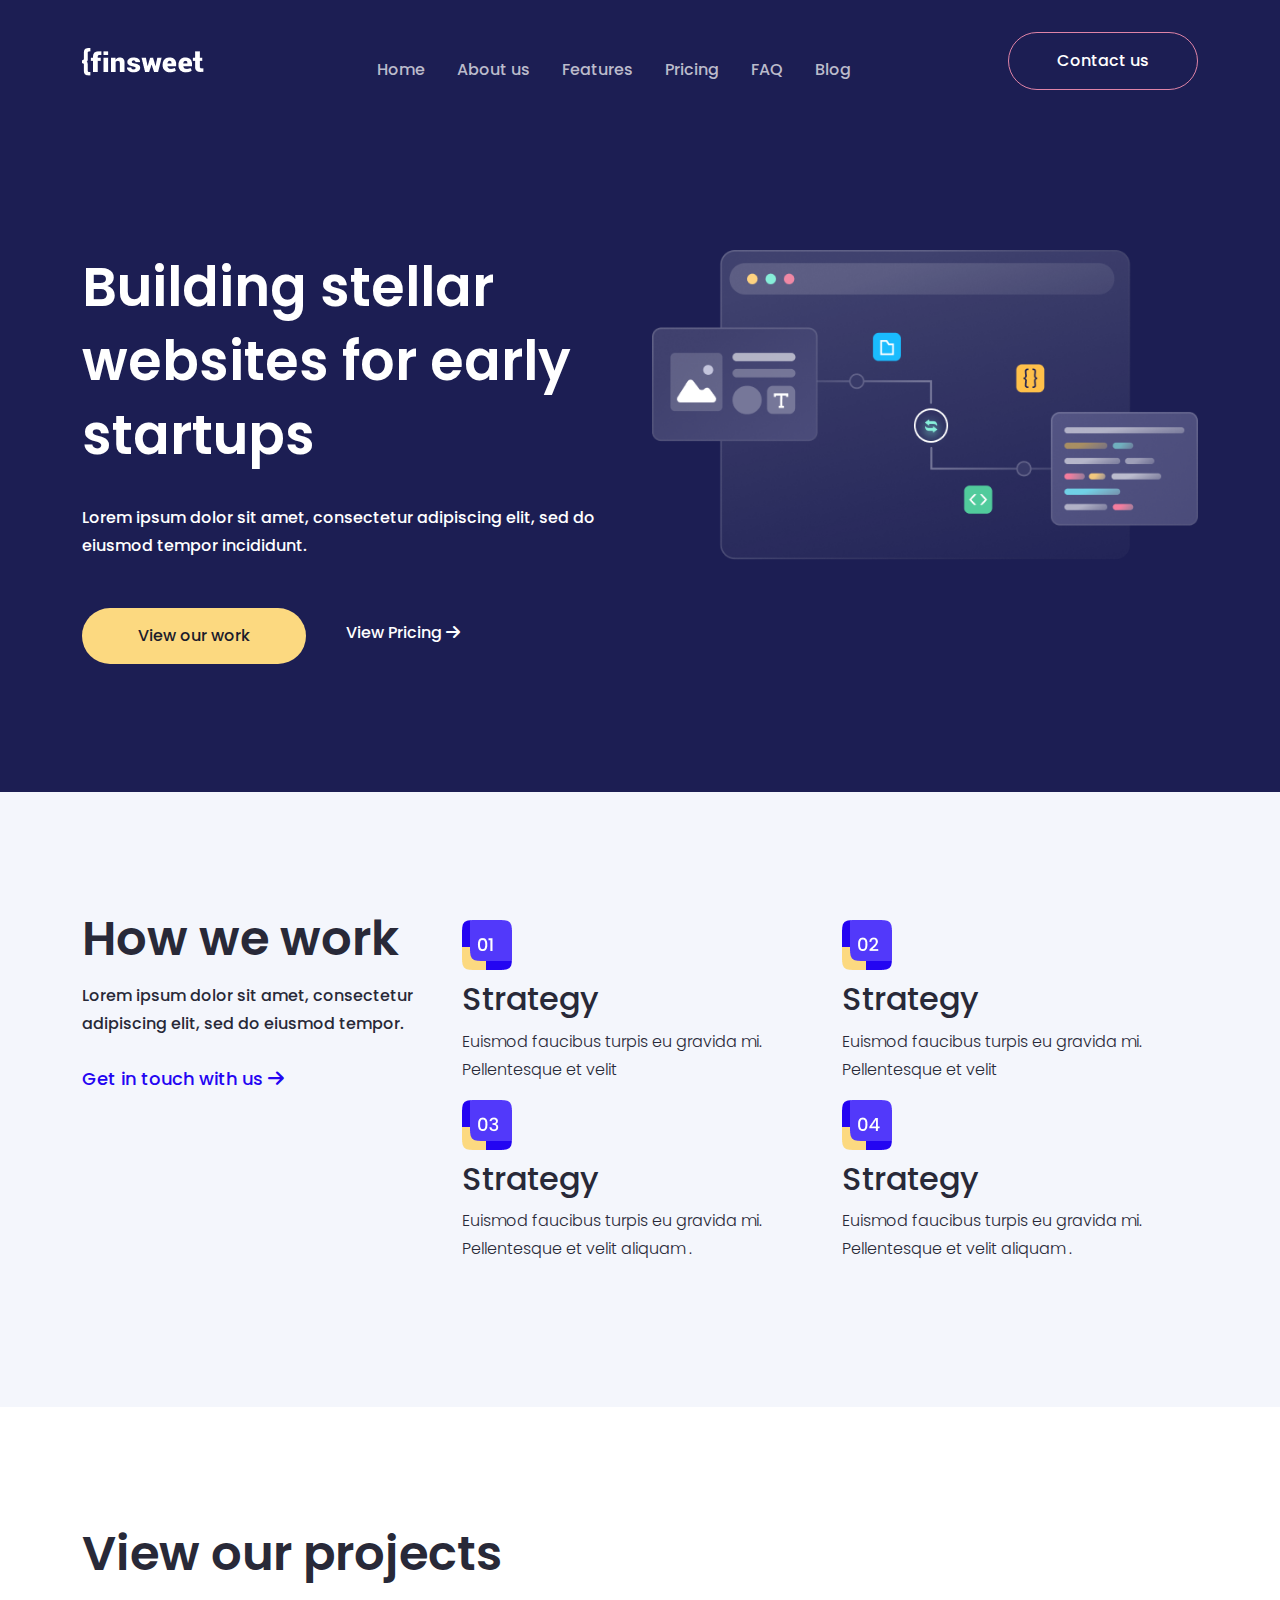
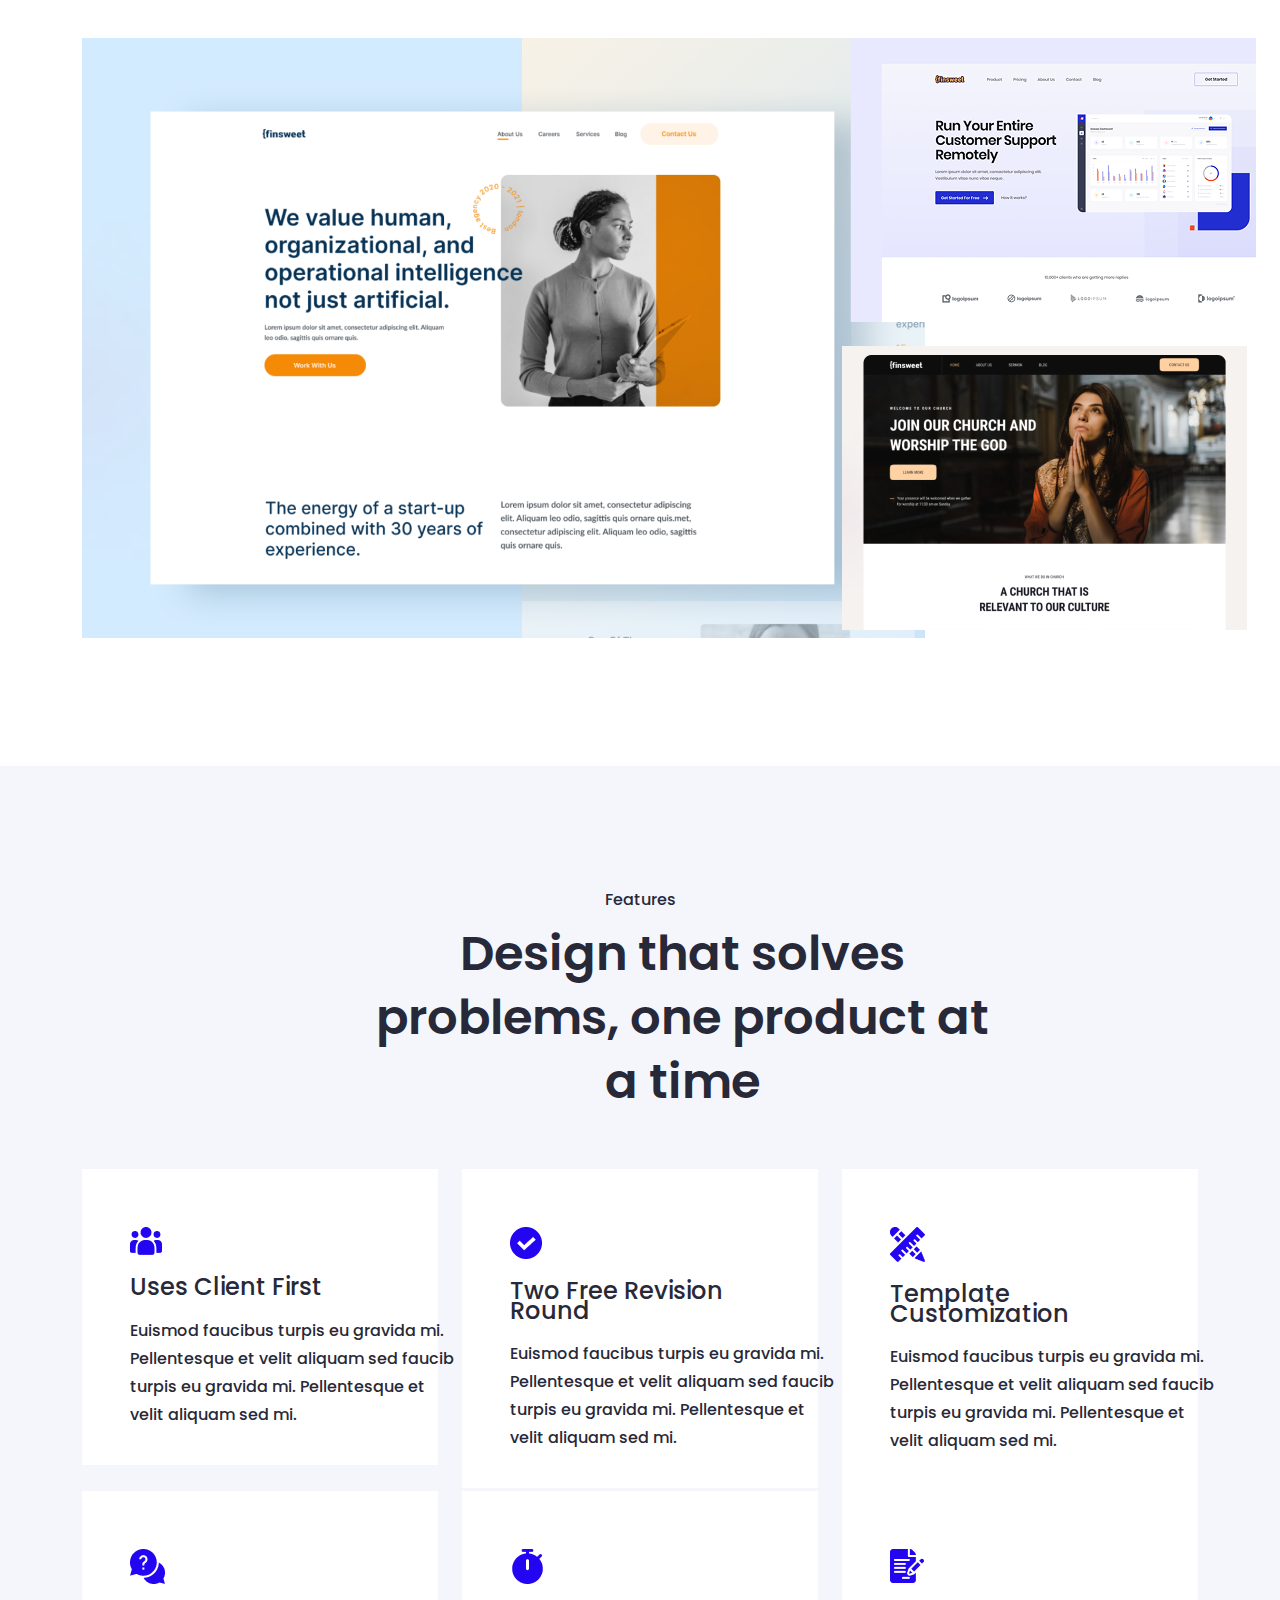
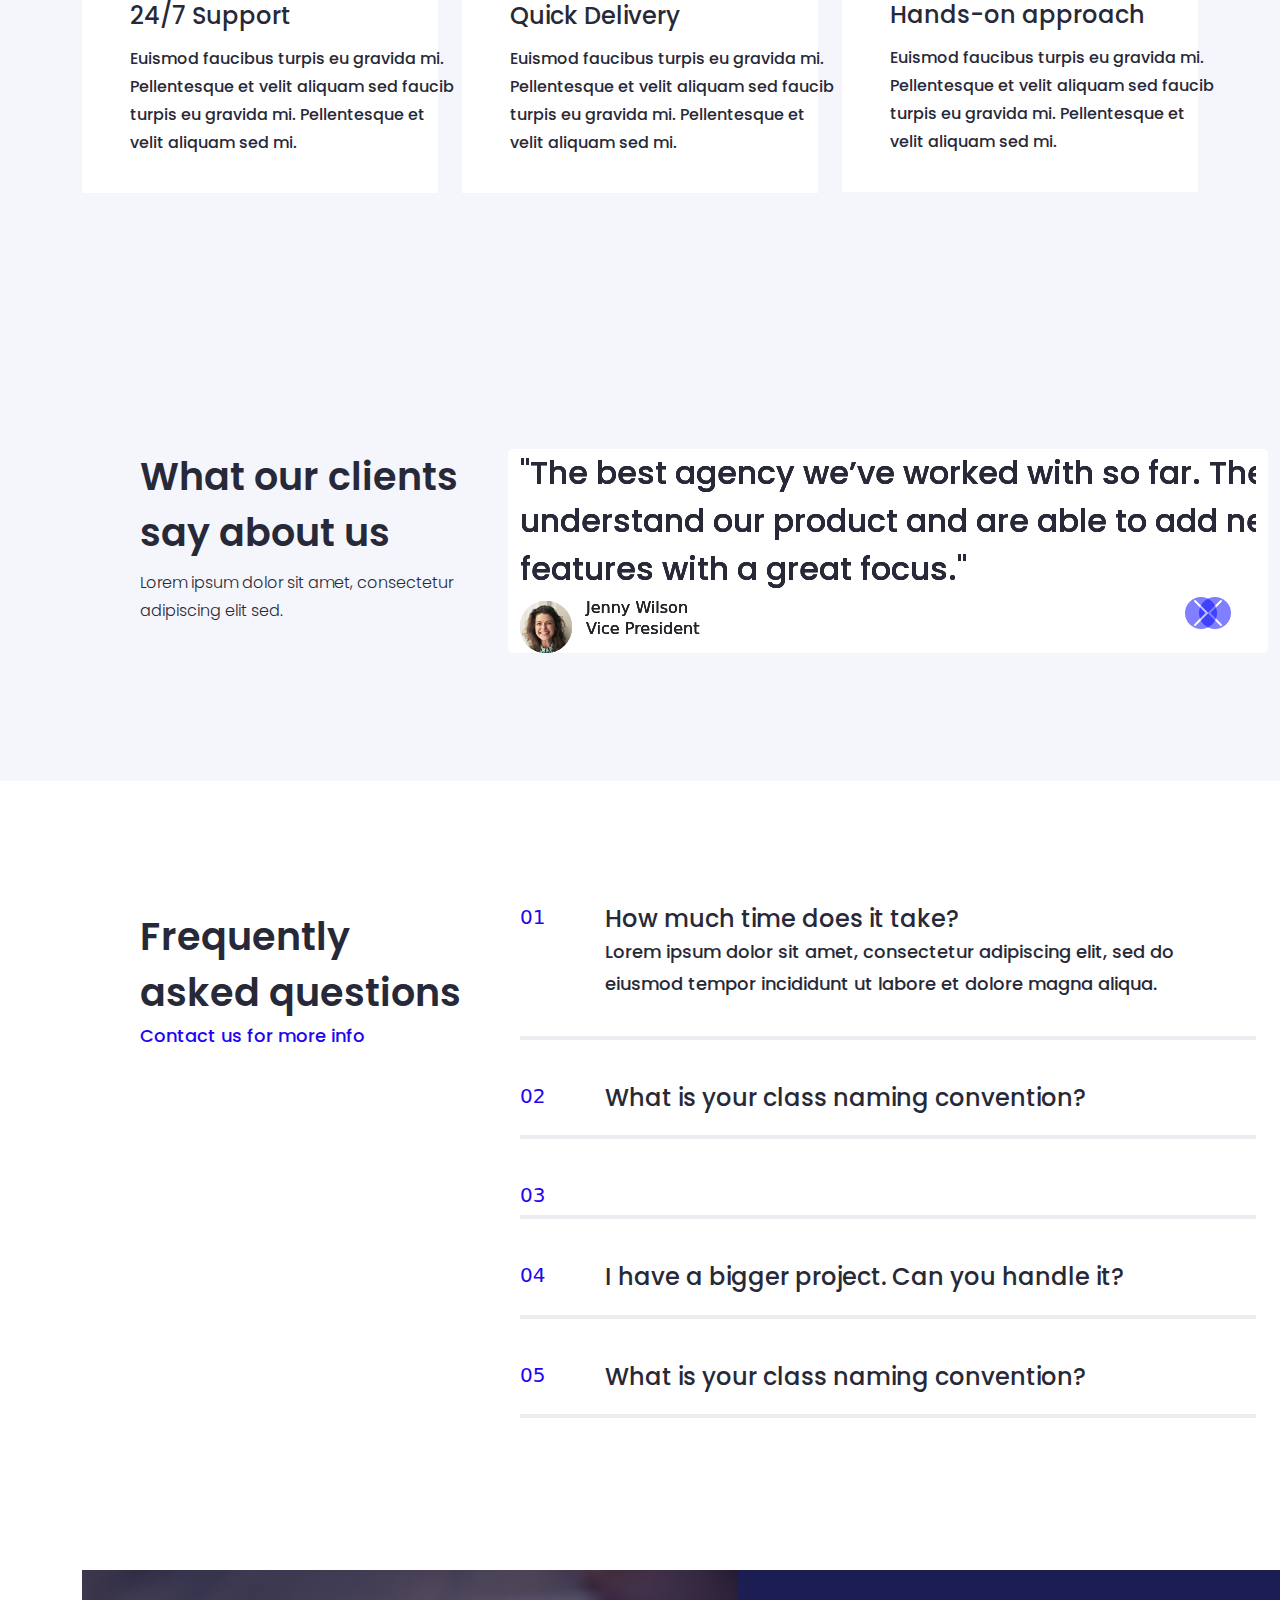
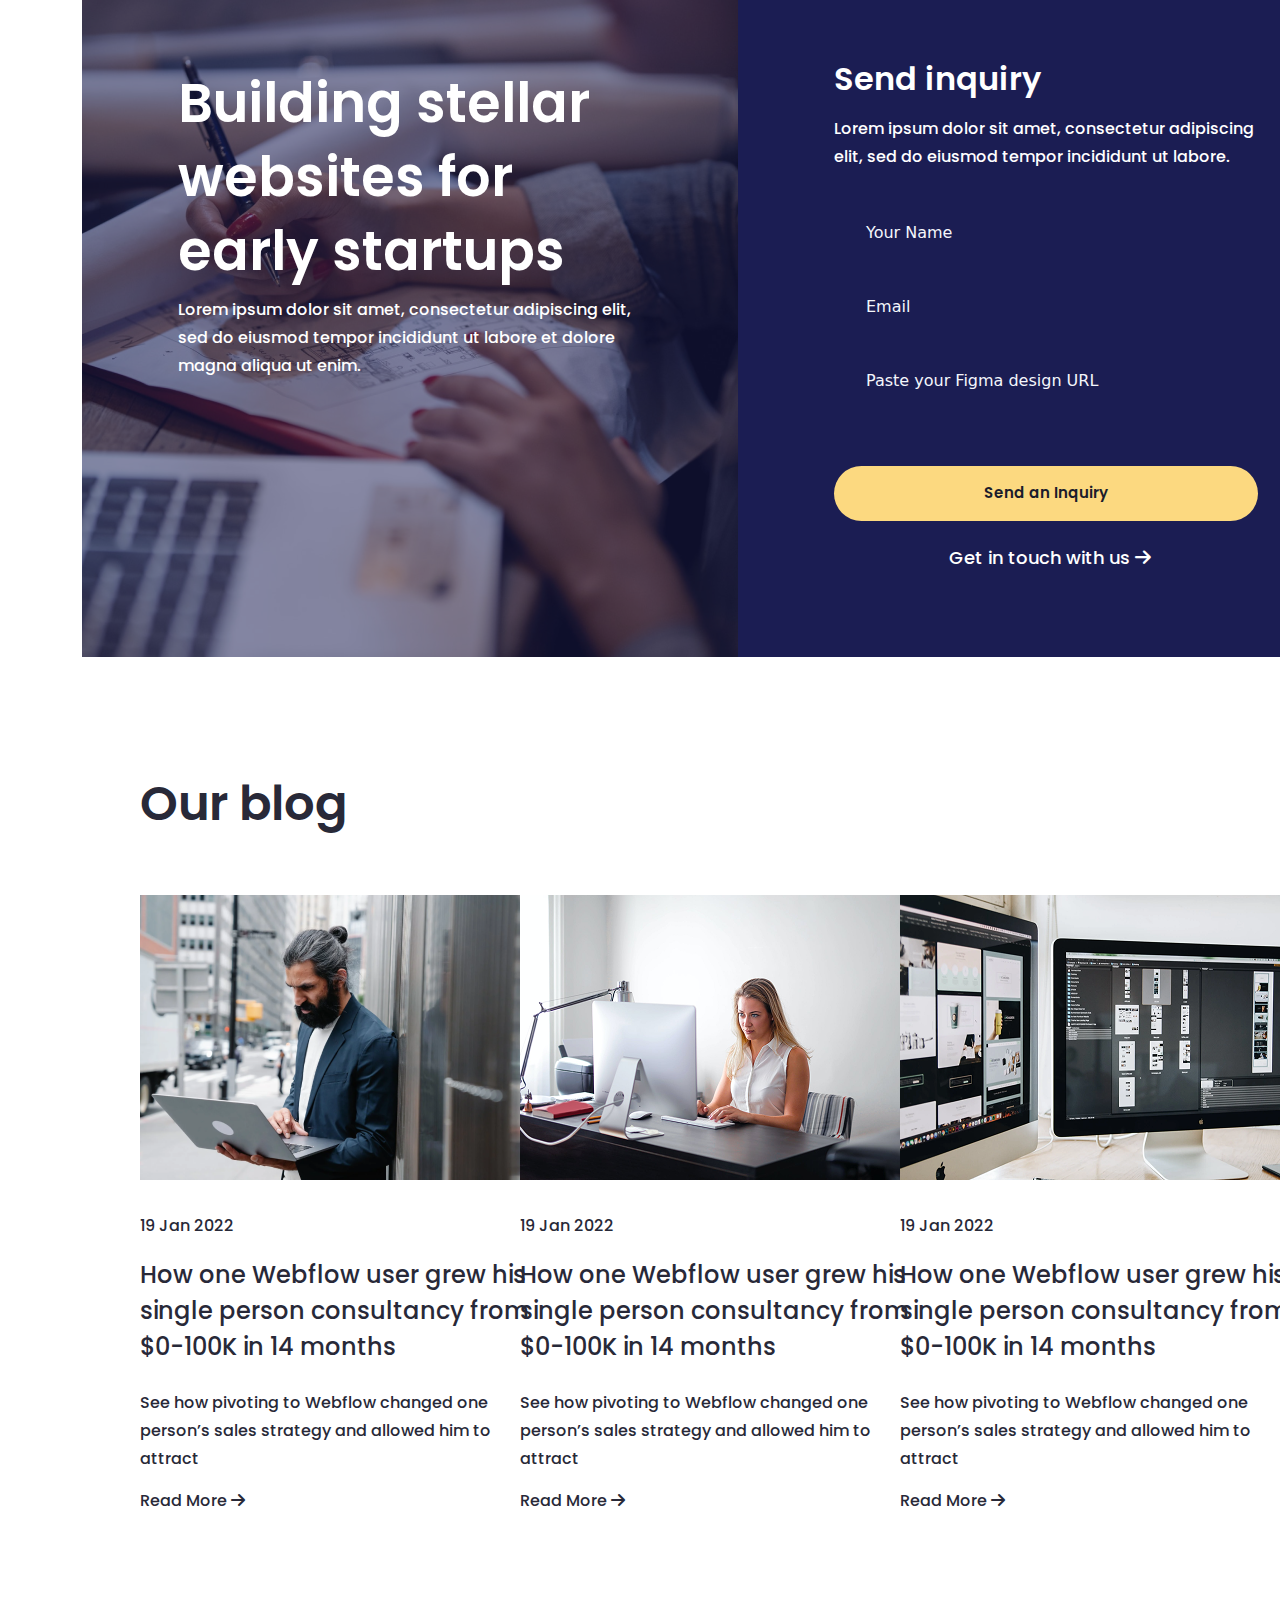
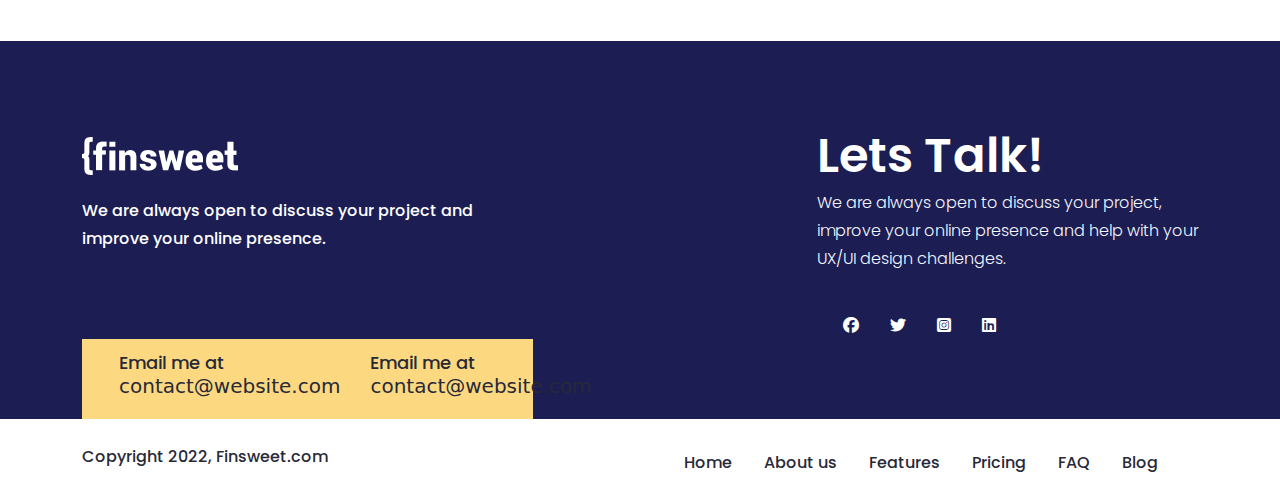
<file: index.html>
<!DOCTYPE html>
<html lang="en">
<head>
  <meta charset="UTF-8">
  <meta name="viewport" content="width=device-width, initial-scale=1.0">
  <title>Document</title>
  <link rel="preconnect" href="https://fonts.googleapis.com">
<link rel="preconnect" href="https://fonts.gstatic.com" crossorigin>
<link href="https://fonts.googleapis.com/css2?family=Archivo:ital,wght@0,100..900;1,100..900&family=Arizonia&family=Figtree:ital,wght@0,300..900;1,300..900&family=IBM+Plex+Sans:ital,wght@0,100..700;1,100..700&family=Inter:ital,opsz,wght@0,14..32,100..900;1,14..32,100..900&family=Lexend:wght@100..900&family=Manrope:wght@200..800&family=Merriweather:ital,opsz,wght@0,18..144,300..900;1,18..144,300..900&family=Montserrat:ital,wght@0,100..900;1,100..900&family=Nunito:ital,wght@0,200..1000;1,200..1000&family=Open+Sans:ital,wght@0,300..800;1,300..800&family=Oxanium:wght@200..800&family=Paprika&family=Poppins:ital,wght@0,100;0,200;0,300;0,400;0,500;0,600;0,700;0,800;0,900;1,100;1,200;1,300;1,400;1,500;1,600;1,700;1,800;1,900&family=Quicksand:wght@300..700&family=Raleway+Dots&family=Raleway:ital,wght@0,100..900;1,100..900&family=Yellowtail&display=swap" rel="stylesheet">
  <link rel="stylesheet" href="css/bootstrap.min.css">
  <link rel="stylesheet" href="css/all.min.css">
  <link rel="stylesheet" href="css/index.css">
</head>
<body>
<!-- ---------navber part start----------- -->
<nav class="navbar navbar-expand-lg ">
  <div class="container">
    <a class="navbar-brand" href="#">
      <img src="images/fins.png" alt="">
    </a>
    <button class="navbar-toggler" type="button" data-bs-toggle="collapse" data-bs-target="#navbarSupportedContent" aria-controls="navbarSupportedContent" aria-expanded="false" aria-label="Toggle navigation">
      <span class="navbar-toggler-icon"></span>
    </button>
    <div class="collapse navbar-collapse" id="navbarSupportedContent">
      <ul class="navbar-nav m-auto mb-2 mb-lg-0" >
        <li class="nav-item">
          <a class="nav-link active" aria-current="page" href="#">Home</a>
        </li>
        <li class="nav-item">
          <a class="nav-link active" aria-current="page" href="about.html">About us</a>
        </li>
        <li class="nav-item">
          <a class="nav-link active" aria-current="page" href="fetures.html">Features</a>
        </li>
        <li class="nav-item">
          <a class="nav-link active" aria-current="page" href="pricing.html">Pricing</a>
        </li>
        <li class="nav-item">
          <a class="nav-link active" aria-current="page" href="faq.html">FAQ</a>
        </li>
        <li class="nav-item">
          <a class="nav-link active" aria-current="page" href="blog.html">Blog</a>
        </li>
      
      </ul>
      <div class="button">
        <button><a href="">Contact us</a></button>
      </div>
    </div>
  </div>
</nav>
<!-- ---------navber part end----------- -->

<!-- ---------banner part start----------- -->
<section id="banner">
  <div class="container">
    <div class="row">
      <div class="col-lg-6">
        <div class="banner-left">
          <h1>Building stellar websites for early startups</h1>
          <p>Lorem ipsum dolor sit amet, consectetur adipiscing elit, sed do eiusmod tempor incididunt.</p>
          <div class="button-one">
            <button><a href="">View our work</a></button>
          <h6>View Pricing <span><i class="fa-solid fa-arrow-right"></i></span></h6>
          </div>
        </div>
      </div>
      <div class="col-lg-6">
        <div class="banner-right">
          <img src="images/Illustration (1).png" alt="">
        </div>
      </div>
    </div>
  </div>
</section>
<!-- ---------banner part end----------- -->

<!-- ---------work part start----------- -->
<section id="work">
  <div class="container">
    <div class="row">
      <div class="col-lg-4">
        <div class="work-left">
          <h2>How we work</h2>
          <p>Lorem ipsum dolor sit amet, consectetur adipiscing elit, sed do eiusmod tempor.</p>
          <h6>Get in touch with us <span><i class="fa-solid fa-arrow-right"></i></span></h6>
        </div>
      </div>
      <div class="col-lg-4">
        <div class="work-right">
          <img src="images/pointer 1.png" alt="">
          <h4>Strategy</h4>
          <p>Euismod faucibus turpis eu gravida mi. Pellentesque et velit 
            <div class="work-right">
          <img src="images/pointer 1 (2).png" alt="">
          <h4>Strategy</h4>
          <p>Euismod faucibus turpis eu gravida mi. Pellentesque et velit aliquam .</p>
        </div>
      </div>
    </div>
    <div class="col-lg-4">
        <div class="work-right">
          <img src="images/pointer 1 (1).png" alt="">
          <h4>Strategy</h4>
          <p>Euismod faucibus turpis eu gravida mi. Pellentesque et velit 
            <div class="work-right">
          <img src="images/pointer 1 (3).png" alt="">
          <h4>Strategy</h4>
          <p>Euismod faucibus turpis eu gravida mi. Pellentesque et velit aliquam .</p>
        </div>
      </div>
    </div>
  </div>
</section>
<!-- ---------work part end----------- -->

<!-- ---------project part start----------- -->
<section id="project">
  <div class="container">
    <div class="view">
      <h2>View our projects</h2>
    </div>
<div class="row">
  <div class="col-lg-8">
    <div class="project-img">
      <img src="images/Card.png" alt="">
      <div class="project-text">
        <h4>Workhub office Webflow Webflow Design</h4>
        <p>Euismod faucibus turpis eu gravida mi. Pellentesque et velit aliquam </p>
        <h6>View project <span><i class="fa-solid fa-arrow-right"></i></span></h6>
      </div>
    </div>
  </div>

  <div class="col-lg-4">
    <div class="project-img-one mb-4">
      <img src="images/rectangle 1313.png" alt="">
      <div class="project-text-one">
        <h4>Unisaas Website  Design</h4>
        <h6>View project <span><i class="fa-solid fa-arrow-right"></i></span></h6>
      </div>
    </div>

     <div class="project-img-one">
      <img src="images/Card (1).png" alt="">
      <div class="project-text-one">
        <h4>Unisaas Website  Design</h4>
        <h6>View project <span><i class="fa-solid fa-arrow-right"></i></span></h6>
      </div>
    </div>


  </div>


</div>
  </div>
</section>
<!-- ---------project part end----------- -->

<!-- ---------design part start----------- -->
<section id="design">
  <div class="container">
    <div class="row">
      <div class="col-lg-6 m-auto text-center">
        <div class="design-top">
          <p>Features</p>
          <h2>Design that solves problems, one product at a time</h2>
        </div>
      </div>
    </div>

    <div class="row">
      <div class="col-lg-4">
        <div class="design-box mb-4">
          <img src="images/Icon (3).png" alt="">
          <h4>Uses Client First</h4>
          <p>Euismod faucibus turpis eu gravida mi. Pellentesque et velit aliquam sed faucib turpis eu gravida mi. Pellentesque et velit aliquam sed mi. </p>
        </div>
      </div>

       <div class="col-lg-4">
        <div class="design-box">
          <img src="images/Icon (4).png" alt="">
          <h4>Two Free Revision Round</h4>
          <p>Euismod faucibus turpis eu gravida mi. Pellentesque et velit aliquam sed faucib turpis eu gravida mi. Pellentesque et velit aliquam sed mi. </p>
        </div>
      </div>

       <div class="col-lg-4">
        <div class="design-box">
          <img src="images/Icon (5).png" alt="">
          <h4>Template Customization</h4>
          <p>Euismod faucibus turpis eu gravida mi. Pellentesque et velit aliquam sed faucib turpis eu gravida mi. Pellentesque et velit aliquam sed mi. </p>
        </div>
      </div>

    </div>


    <div class="row">
      <div class="col-lg-4">
        <div class="design-box-two">
           <img src="images/Icon (6).png" alt="">
          <h4>24/7 Support</h4>
          <p>Euismod faucibus turpis eu gravida mi. Pellentesque et velit aliquam sed faucib turpis eu gravida mi. Pellentesque et velit aliquam sed mi. </p>
        </div>
      </div>

      <div class="col-lg-4">
        <div class="design-box-two">
           <img src="images/Icon (7).png" alt="">
          <h4>Quick Delivery</h4>
          <p>Euismod faucibus turpis eu gravida mi. Pellentesque et velit aliquam sed faucib turpis eu gravida mi. Pellentesque et velit aliquam sed mi. </p>
        </div>
      </div>

        <div class="col-lg-4">
        <div class="design-box-two">
           <img src="images/Icon (8).png" alt="">
          <h4>Hands-on approach</h4>
          <p>Euismod faucibus turpis eu gravida mi. Pellentesque et velit aliquam sed faucib turpis eu gravida mi. Pellentesque et velit aliquam sed mi. </p>
        </div>
      </div>

    </div>

  </div>
</section>
<!-- ---------design part end----------- -->

<!-- ---------about part start----------- -->
<section id="about">
  <div class="container">
    <div class="row">
      <div class="col-lg-4">
        <div class="about-left">
          <h4>What our clients say about us</h4>
          <p>Lorem ipsum dolor sit amet, consectetur adipiscing elit sed.</p>
        </div>
      </div>

      <div class="col-lg-8 jenny">
<div id="carouselExample" class="carousel slide">
  <div class="carousel-inner">
    <div class="carousel-item active">
      <h3>"The best agency we’ve worked with so far. They understand our product and are able to add new features with a great focus."</h3>
      <div class="jenny-two">
      <div>
        <img src="images/mask.png" alt="">
      </div>
      <div>
        <h6>Jenny Wilson</h6>
      <p>Vice President</p>
      </div>
    </div>
    </div>

      <div class="carousel-item active">
      <h3>"The best agency we’ve worked with so far. They understand our product and are able to add new features with a great focus."</h3>
      <div class="jenny-two">
      <div>
        <img src="images/mask.png" alt="">
      </div>
      <div>
        <h6>Jenny Wilson</h6>
      <p>Vice President</p>
      </div>
    </div>
    </div>

      <div class="carousel-item active">
      <h3>"The best agency we’ve worked with so far. They understand our product and are able to add new features with a great focus."</h3>
      <div class="jenny-two">
      <div>
        <img src="images/mask.png" alt="">
      </div>
      <div>
        <h6>Jenny Wilson</h6>
      <p>Vice President</p>
      </div>
    </div>
    </div>
  </div>




  <button class="carousel-control-prev" type="button" data-bs-target="#carouselExample" data-bs-slide="prev">
    <span class="carousel-control-prev-icon" aria-hidden="true"></span>
    <span class="visually-hidden">Previous</span>
  </button>
  <button class="carousel-control-next" type="button" data-bs-target="#carouselExample" data-bs-slide="next">
    <span class="carousel-control-next-icon" aria-hidden="true"></span>
    <span class="visually-hidden">Next</span>
  </button>
</div>



      </div>
      
    </div>
  </div>
</section>
<!-- ---------about part end----------- -->

<!-- ---------time part start----------- -->
<section id="time">
  <div class="container">
    <div class="row">
      <div class="col-lg-4">
        <div class="time-right">
          <h2>Frequently asked questions</h2>
          <p>Contact us for more info</p>
        </div>
      </div>

      <div class="col-lg-8">
        <div class="time-left d-flex mb-5">
          <div class="one"><h5>01</h5></div>
          <div class="much">
            <h6>How much time does it take?</h6>
            <p>Lorem ipsum dolor sit amet, consectetur adipiscing elit, sed do eiusmod tempor incididunt ut labore et dolore magna aliqua.</p>
          </div>
        </div>

        <div class="time-left d-flex mb-5">
          <div class="one"><h5>02</h5></div>
          <div class="much">
            <h6>What is your class naming convention?</h6>
          </div>
          
        </div>

        <div class="time-left d-flex mb-5">
          <div class="one"><h5>03</h5></div>
          <div class="much">
            <h6></h6>
          </div>
        </div>

         <div class="time-left d-flex mb-5">
          <div class="one"><h5>04</h5></div>
          <div class="much">
            <h6>I have a bigger project. Can you handle it?</h6>
          </div>
        </div>

         <div class="time-left d-flex mb-4">
          <div class="one"><h5>05</h5></div>
          <div class="much">
            <h6>What is your class naming convention?</h6>
          </div>
        </div>

      </div>
    </div>
  </div>
</section>
<!-- ---------time part end----------- -->

<!-- ---------early part start----------- -->
<section id="early">
  <div class="container">
    <div class="row">
      <div class="col-lg-12">
        <div class="sakib">
          <div class="early-left ">
          <h2>Building stellar websites for early startups</h2>
          <p>Lorem ipsum dolor sit amet, consectetur adipiscing elit, sed do eiusmod tempor incididunt ut labore et dolore magna aliqua ut enim.</p>
        </div>
        <div class="early-right">
          <h2>Send inquiry</h2>
          <p>Lorem ipsum dolor sit amet, consectetur adipiscing elit, sed do eiusmod tempor incididunt ut labore.</p>
          <ul>
            <li>Your Name</li>
            <li>Email</li>
            <li>Paste your Figma design URL</li>
          </ul>
          <div class="button-four">
            <button><a href="">Send an Inquiry</a></button>
          </div>
          <h6>Get in touch with us <span><i class="fa-solid fa-arrow-right"></i></span></h6>
        </div>
        </div>
      </div>

      

      
    </div>
  </div>
</section>
<!-- ---------early part end----------- -->

<!-- ---------blog part start----------- -->
<section id="blog">
  <div class="container">
    <div class="our">
      <h2>Our blog</h2>
    </div>
    <div class="row">
      <div class="col-lg-4">
        <div class="blog-part">
          <img src="images/two.png" alt="">
          <h6>19 Jan 2022</h6>
          <h5>How one Webflow user grew his single person consultancy from $0-100K in 14 months</h5>
          <p>See how pivoting to Webflow changed one person’s sales strategy and allowed him to attract</p>
          <button><a href="">Read More <span><i class="fa-solid fa-arrow-right"></i></span></a></button>
        </div>
      </div>

      <div class="col-lg-4">
        <div class="blog-part">
          <img src="images/three.png" alt="">
          <h6>19 Jan 2022</h6>
          <h5>How one Webflow user grew his single person consultancy from $0-100K in 14 months</h5>
          <p>See how pivoting to Webflow changed one person’s sales strategy and allowed him to attract</p>
          <button><a href="">Read More <span><i class="fa-solid fa-arrow-right"></i></span></a></button>
        </div>
      </div>


      <div class="col-lg-4">
        <div class="blog-part">
          <img src="images/apple-monitors-326518.png" alt="">
          <h6>19 Jan 2022</h6>
          <h5>How one Webflow user grew his single person consultancy from $0-100K in 14 months</h5>
          <p>See how pivoting to Webflow changed one person’s sales strategy and allowed him to attract</p>
          <button><a href="">Read More <span><i class="fa-solid fa-arrow-right"></i></span></a></button>
        </div>
      </div>


    </div>
  </div>
</section>
<!-- ---------blog part end----------- -->


<!-- -----------footer part start------- -->
<section id="footer">
  <div class="container">
    <div class="row">
      <div class="col-lg-5">
        <div class="footer-left">
          <img src="images/Logo (7).png" alt="">
          <p>We are always open to discuss your project and improve your online presence.</p>
          <div class="yellow-box">
            <div class="box-one">
              <h4>Email me at</h4>
            <h5>contact@website.com</h5>
            </div>
            <div class="box-one">
              <h4>Email me at</h4>
            <h5>contact@website.com</h5>
            </div>
          </div>
        </div>
      </div>

      <div class="col-lg-4 book">
        <div class="footer-right">
          <h2>Lets Talk!</h2>
          <p>We are always open to discuss your project, improve your online presence and help with your UX/UI design challenges.</p>
        </div>
        <div class="icon">
          <i class="fa-brands fa-facebook"></i>
          <i class="fa-brands fa-twitter"></i>
          <i class="fa-brands fa-square-instagram"></i>
          <i class="fa-brands fa-linkedin"></i>
        </div>
      </div>



    </div>
  </div>
</section>
<!-- -----------footer part start------- -->

<!-- -----------copyright part start------- -->
<section id="copyright">
  <div class="container">
    <div class="row">
      <div class="col-lg-6">
        <div class="copy-left">
          <p>Copyright 2022, Finsweet.com</p>
        </div>
      </div>

      <div class="col-lg-6">
        <div class="copy-right">
          <ul>
          <li>Home</li>
          <li>About us</li>
          <li>Features</li>
          <li>Pricing</li>
          <li>FAQ</li>
          <li>Blog</li>
        </ul>
        </div>
      </div>


    </div>
  </div>
</section>
<!-- -----------copyright part start------- -->










  <script src="js/bootstrap.bundle.min.js"></script>
</body>
</html>
</file>
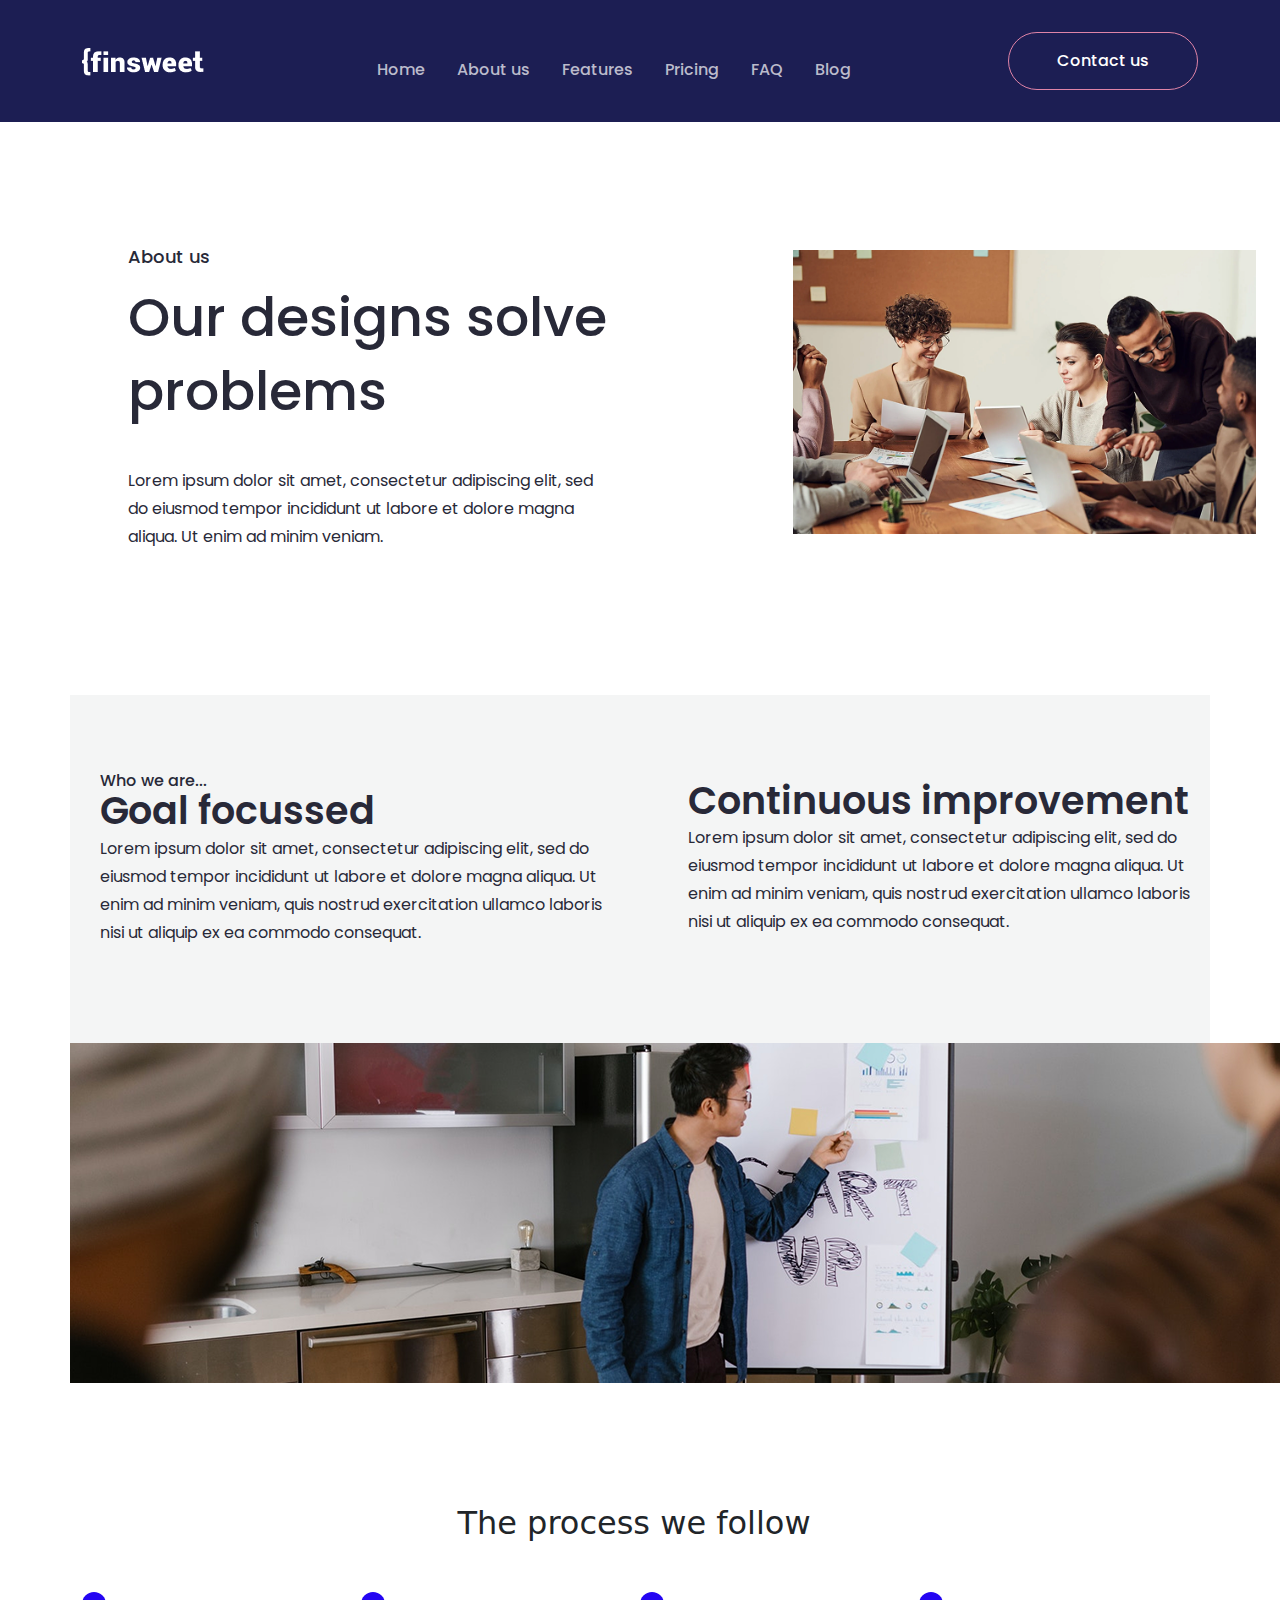
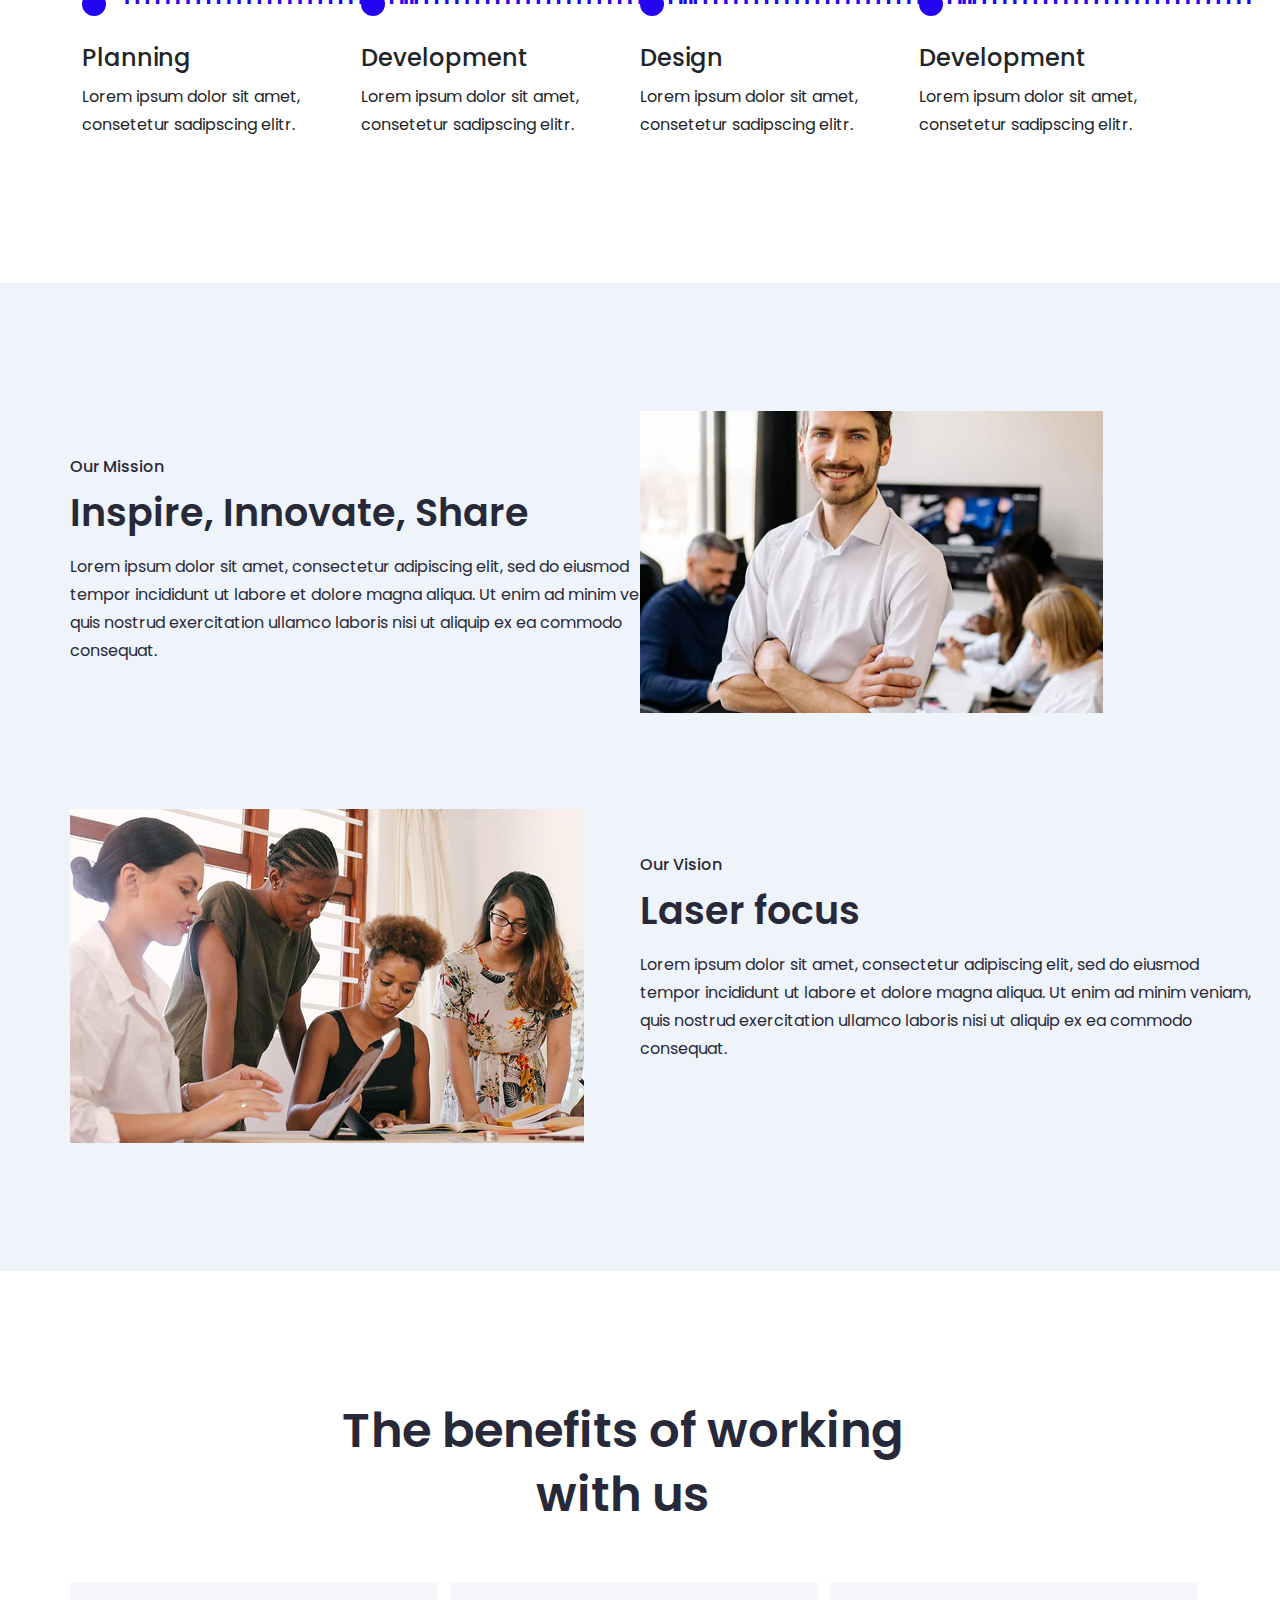
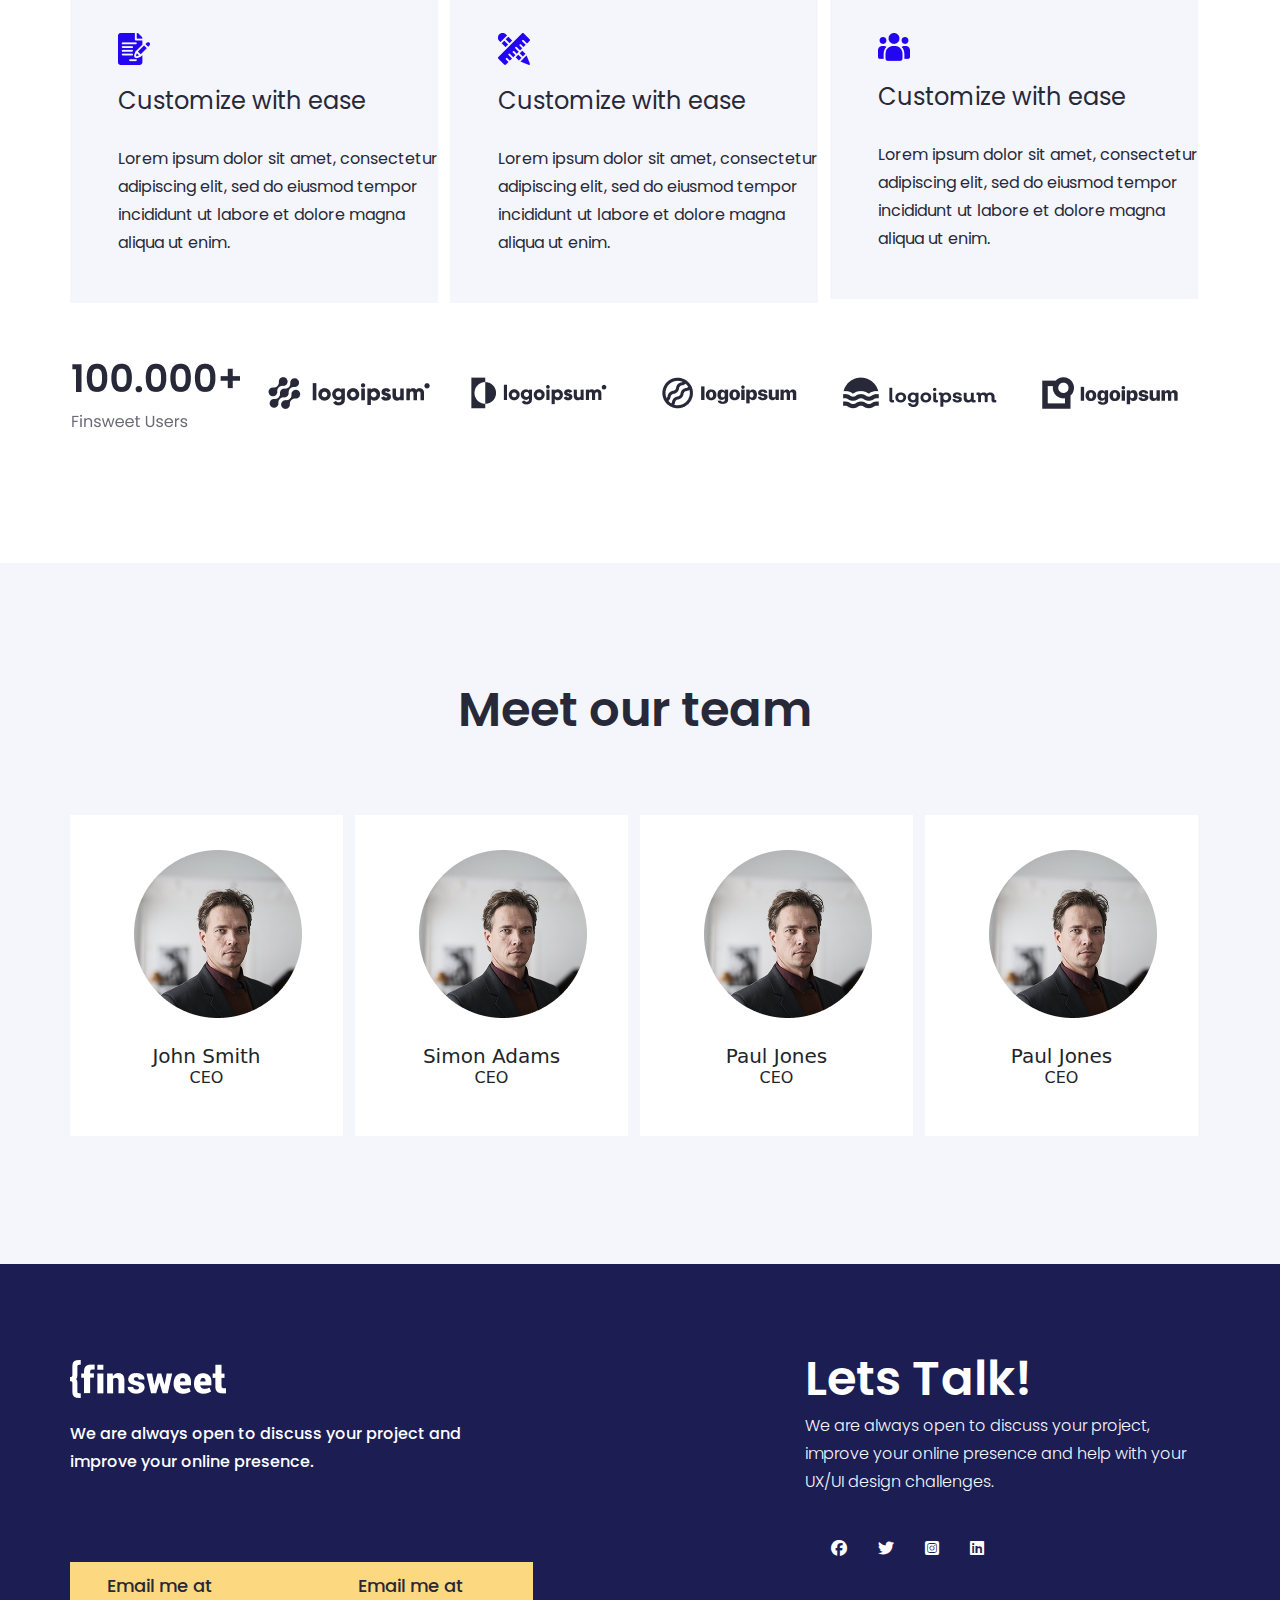
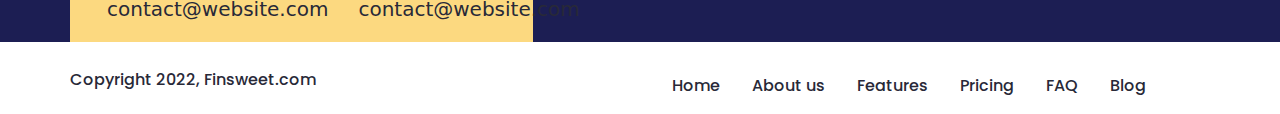
<file: about.html>
<!DOCTYPE html>
<html lang="en">
<head>
  <meta charset="UTF-8">
  <meta name="viewport" content="width=device-width, initial-scale=1.0">
  <title>Document</title>
  <link rel="preconnect" href="https://fonts.googleapis.com">
<link rel="preconnect" href="https://fonts.gstatic.com" crossorigin>
<link href="https://fonts.googleapis.com/css2?family=Archivo:ital,wght@0,100..900;1,100..900&family=Arizonia&family=Figtree:ital,wght@0,300..900;1,300..900&family=IBM+Plex+Sans:ital,wght@0,100..700;1,100..700&family=Inter:ital,opsz,wght@0,14..32,100..900;1,14..32,100..900&family=Lexend:wght@100..900&family=Manrope:wght@200..800&family=Merriweather:ital,opsz,wght@0,18..144,300..900;1,18..144,300..900&family=Montserrat:ital,wght@0,100..900;1,100..900&family=Nunito:ital,wght@0,200..1000;1,200..1000&family=Open+Sans:ital,wght@0,300..800;1,300..800&family=Oxanium:wght@200..800&family=Paprika&family=Poppins:ital,wght@0,100;0,200;0,300;0,400;0,500;0,600;0,700;0,800;0,900;1,100;1,200;1,300;1,400;1,500;1,600;1,700;1,800;1,900&family=Quicksand:wght@300..700&family=Raleway+Dots&family=Raleway:ital,wght@0,100..900;1,100..900&family=Yellowtail&display=swap" rel="stylesheet">
  <link rel="stylesheet" href="css/bootstrap.min.css">
  <link rel="stylesheet" href="css/all.min.css">
  <link rel="stylesheet" href="css/about.css">
</head>
<body>
  
<!-- ---------navber part start----------- -->
<nav class="navbar navbar-expand-lg ">
  <div class="container">
    <a class="navbar-brand" href="#">
      <img src="images/fins.png" alt="">
    </a>
    <button class="navbar-toggler" type="button" data-bs-toggle="collapse" data-bs-target="#navbarSupportedContent" aria-controls="navbarSupportedContent" aria-expanded="false" aria-label="Toggle navigation">
      <span class="navbar-toggler-icon"></span>
    </button>
    <div class="collapse navbar-collapse" id="navbarSupportedContent">
      <ul class="navbar-nav m-auto mb-2 mb-lg-0" >
        <li class="nav-item">
          <a class="nav-link active" aria-current="page" href="index.html">Home</a>
        </li>
        <li class="nav-item">
          <a class="nav-link active" aria-current="page" href="#">About us</a>
        </li>
        <li class="nav-item">
          <a class="nav-link active" aria-current="page" href="fetures.html">Features</a>
        </li>
        <li class="nav-item">
          <a class="nav-link active" aria-current="page" href="pricing.html">Pricing</a>
        </li>
        <li class="nav-item">
          <a class="nav-link active" aria-current="page" href="faq.html">FAQ</a>
        </li>
        <li class="nav-item">
          <a class="nav-link active" aria-current="page" href="blog.html">Blog</a>
        </li>
      
      </ul>
      <div class="button">
        <button><a href="">Contact us</a></button>
      </div>
    </div>
  </div>
</nav>
<!-- ---------navber part end----------- -->

<!-- ---------solve part start----------- -->
 <section id="solve">
  <div class="container">
    <div class="row">
      <div class="col-lg-7">
        <div class="solve-left">
          <h6>About us</h6>
          <h1>Our designs solve problems</h1>
          <p>Lorem ipsum dolor sit amet, consectetur adipiscing elit, sed do eiusmod tempor incididunt ut labore et dolore magna aliqua. Ut enim ad minim veniam.</p>
        </div>
      </div>

    <div class="col-lg-5">
      <div class="solve-img">
        <img src="images/about-one.png" alt="">
      </div>
    </div>

  </div>
  </div>
 </section>
<!-- ---------solve part end----------- -->

<!-- ---------goal part start----------- -->
<section id="goal">
  <div class="container">
    <div class="row goal-background">
      <div class="col-lg-5 ">
        <div class="goal-left">
          <h6>Who we are...</h6>
        <h3>Goal focussed</h3>
        <p>Lorem ipsum dolor sit amet, consectetur adipiscing elit, sed do eiusmod tempor incididunt ut labore et dolore magna aliqua. Ut enim ad minim veniam, quis nostrud exercitation ullamco laboris nisi ut aliquip ex ea commodo consequat.</p>
        </div>
      </div>


      <div class="col-lg-4 m-auto">
        <div class="goal-right">
          <h3>Continuous improvement</h3>
        <p>Lorem ipsum dolor sit amet, consectetur adipiscing elit, sed do eiusmod tempor incididunt ut labore et dolore magna aliqua. Ut enim ad minim veniam, quis nostrud exercitation ullamco laboris nisi ut aliquip ex ea commodo consequat.</p>
        </div>
      </div>

    </div>

    <div class="row">
      <div class="col-lg-12">
        <img src="images/about-two.png" alt="">
      </div>
    </div>

  </div>
</section>
<!-- ---------follow part end----------- -->
<section id="follow">
  <div class="container">
    <div class="row ">
      <div class="col-lg-6 text-center m-auto">
        <div class="follow-text">
          <h2>The process we follow</h2>
        </div>
      </div>
    </div>

    <div class="row we">
      <div class="col-lg-3 m-auto">
        <div class="dotted">
          <div class="circle">
            <h2>.............................</h2>
          </div>
          <h5>Planning</h5>
          <p>Lorem ipsum dolor sit amet, consetetur sadipscing elitr.</p>
        </div>
      </div>

      <div class="col-lg-3 ">
        <div class="dotted">
          <div class="circle">
            <h2>.............................</h2>
          </div>
          <h5>Development</h5>
          <p>Lorem ipsum dolor sit amet, consetetur sadipscing elitr.</p>
        </div>
      </div>

      <div class="col-lg-3">
        <div class="dotted">
          <div class="circle">
            <h2>.............................</h2>
          </div>
          <h5>Design</h5>
          <p>Lorem ipsum dolor sit amet, consetetur sadipscing elitr.</p>
        </div>
      </div>

      <div class="col-lg-3">
        <div class="dotted">
          <div class="circle">
            <h2>.............................</h2>
          </div>
          <h5>Development</h5>
          <p>Lorem ipsum dolor sit amet, consetetur sadipscing elitr.</p>
        </div>
      </div>

    </div>

  </div>
</section>
<!-- ---------follow part start----------- -->

<!-- ---------mission part end----------- -->
<section id="mission">
  <div class="container">
    <div class="row">
      <div class="col-lg-6">
        <div class="mission-left">
          <h6>Our Mission </h6>
          <h2>Inspire, Innovate, Share</h2>
          <p>Lorem ipsum dolor sit amet, consectetur adipiscing elit, sed do eiusmod tempor incididunt ut labore et dolore magna aliqua. Ut enim ad minim veniam, quis nostrud exercitation ullamco laboris nisi ut aliquip ex ea commodo consequat.</p>
        </div>
      </div>

    <div class="col-lg-5">
      <div class="solve-img">
        <img src="images/about-three.png" alt="">
      </div>
    </div>

  </div>


   <div class="row laser">
    <div class="col-lg-6">
      <div class="solve-img">
        <img src="images/about-five.png" alt="">
      </div>
    </div>
      <div class="col-lg-5">
        <div class="mission-left">
          <h6>Our Vision</h6>
          <h2>Laser focus</h2>
          <p>Lorem ipsum dolor sit amet, consectetur adipiscing elit, sed do eiusmod tempor incididunt ut labore et dolore magna aliqua. Ut enim ad minim veniam, quis nostrud exercitation ullamco laboris nisi ut aliquip ex ea commodo consequat.</p>
        </div>
      </div>

  </div>


  </div>
</section>
<!-- ---------mission part start----------- -->

<!-- ---------with part start----------- -->
<section id="with">
  <div class="container">
    <div class="row">
      <div class="col-lg-7 text-center m-auto">
        <div class="with-text">
          <h2>The benefits of working with us</h2>
        </div>
      </div>
    </div>

    <div class="row">
      <div class="col-lg-4">
        <div class="with-box">
          <img src="images/icon (9).png" alt="">
          <h4>Customize with ease</h4>
          <p>Lorem ipsum dolor sit amet, consectetur adipiscing elit, sed do eiusmod tempor incididunt ut labore et dolore magna aliqua ut enim.</p>
        </div>
      </div>

       <div class="col-lg-4">
        <div class="with-box">
          <img src="images/icon (10).png" alt="">
          <h4>Customize with ease</h4>
          <p>Lorem ipsum dolor sit amet, consectetur adipiscing elit, sed do eiusmod tempor incididunt ut labore et dolore magna aliqua ut enim.</p>
        </div>
      </div>

       <div class="col-lg-4">
        <div class="with-box">
          <img src="images/icon (11).png" alt="">
          <h4>Customize with ease</h4>
          <p>Lorem ipsum dolor sit amet, consectetur adipiscing elit, sed do eiusmod tempor incididunt ut labore et dolore magna aliqua ut enim.</p>
        </div>
      </div>
      
    </div>


    <div class="row user">
      <div class="col-lg-2">
        <img src="images/number.png" alt="">
      </div>

      <div class="col-lg-2">
        <img src="images/logo 1.png" alt="">
      </div>

      <div class="col-lg-2">
        <img src="images/logo 2.png" alt="">
      </div>

      <div class="col-lg-2">
        <img src="images/logo 3.png" alt="">
      </div>

      <div class="col-lg-2">
        <img src="images/logo 4.png" alt="">
      </div>

      <div class="col-lg-2">
        <img src="images/logo 5.png" alt="">
      </div>

    </div>



  </div>
</section>
<!-- ---------with part end----------- -->


<!-- ----------meet part start------------ -->
<section id="meet">
  <div class="container">
    <div class="row">
      <div class="col-lg-4 text-center m-auto">
        <div class="meet-middle">
          <h3>Meet our team</h3>
        </div>
      </div>
    </div>

    <div class="row team">
      <div class="col-lg-3">
        <div class="meet-box text-center">
          <img src="images/serious-man-3760373.png" alt="">
          <div class="blue">
            <i class="fa-brands fa-facebook"></i>
            <i class="fa-brands fa-twitter"></i>
            <i class="fa-brands fa-linkedin"></i>
          </div>
          <div class="meet-box-text">
            <h5>John Smith</h5>
            <p>CEO</p>
          </div>
        </div>
      </div>

      <div class="col-lg-3">
        <div class="meet-box text-center">
          <img src="images/serious-man-3760373.png" alt="">
          <div class="blue">
            <i class="fa-brands fa-facebook"></i>
            <i class="fa-brands fa-twitter"></i>
            <i class="fa-brands fa-linkedin"></i>
          </div>
          <div class="meet-box-text">
            <h5>Simon Adams</h5>
            <p>CEO</p>
          </div>
        </div>
      </div>

      <div class="col-lg-3">
        <div class="meet-box text-center">
          <img src="images/serious-man-3760373.png" alt="">
          <div class="blue">
            <i class="fa-brands fa-facebook"></i>
            <i class="fa-brands fa-twitter"></i>
            <i class="fa-brands fa-linkedin"></i>
          </div>
          <div class="meet-box-text">
            <h5>Paul Jones</h5>
            <p>CEO</p>
          </div>
        </div>
      </div>
      
      <div class="col-lg-3">
        <div class="meet-box text-center">
          <img src="images/serious-man-3760373.png" alt="">
          <div class="blue">
            <i class="fa-brands fa-facebook"></i>
            <i class="fa-brands fa-twitter"></i>
            <i class="fa-brands fa-linkedin"></i>
          </div>
          <div class="meet-box-text">
            <h5>Paul Jones</h5>
            <p>CEO</p>
          </div>
        </div>
      </div>

    </div>



  </div>
</section>
<!-- ----------meet part start------------ -->


<!-- -----------footer part start------- -->
<section id="footer">
  <div class="container">
    <div class="row">
      <div class="col-lg-5">
        <div class="footer-left">
          <img src="images/Logo (7).png" alt="">
          <p>We are always open to discuss your project and improve your online presence.</p>
          <div class="yellow-box">
            <div class="box-one">
              <h4>Email me at</h4>
            <h5>contact@website.com</h5>
            </div>
            <div class="box-one">
              <h4>Email me at</h4>
            <h5>contact@website.com</h5>
            </div>
          </div>
        </div>
      </div>

      <div class="col-lg-4 book">
        <div class="footer-right">
          <h2>Lets Talk!</h2>
          <p>We are always open to discuss your project, improve your online presence and help with your UX/UI design challenges.</p>
        </div>
        <div class="icon">
          <i class="fa-brands fa-facebook"></i>
          <i class="fa-brands fa-twitter"></i>
          <i class="fa-brands fa-square-instagram"></i>
          <i class="fa-brands fa-linkedin"></i>
        </div>
      </div>



    </div>
  </div>
</section>
<!-- -----------footer part start------- -->

<!-- -----------copyright part start------- -->
<section id="copyright">
  <div class="container">
    <div class="row">
      <div class="col-lg-6">
        <div class="copy-left">
          <p>Copyright 2022, Finsweet.com</p>
        </div>
      </div>

      <div class="col-lg-6">
        <div class="copy-right">
          <ul>
          <li>Home</li>
          <li>About us</li>
          <li>Features</li>
          <li>Pricing</li>
          <li>FAQ</li>
          <li>Blog</li>
        </ul>
        </div>
      </div>


    </div>
  </div>
</section>
<!-- -----------copyright part start------- -->


<script src="js/bootstrap.bundle.min.js"></script>
</body>
</html>
</file>
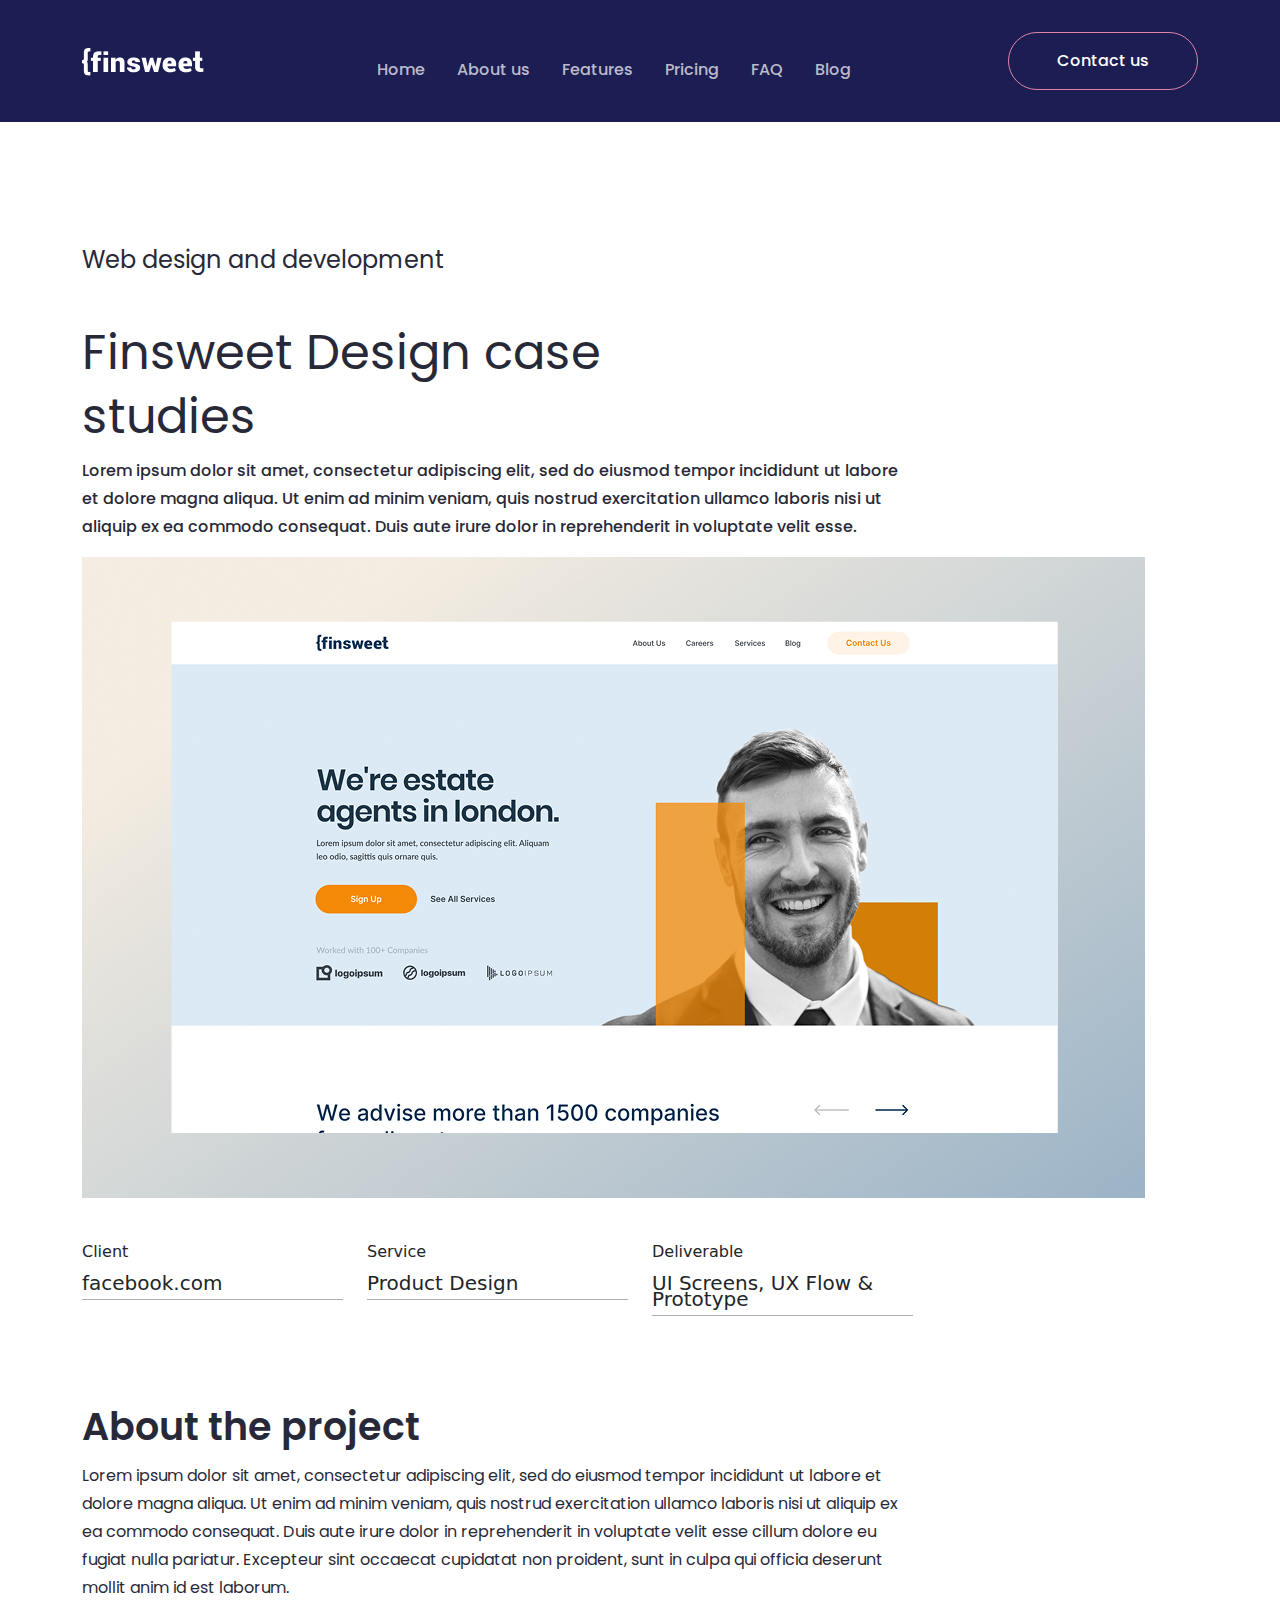
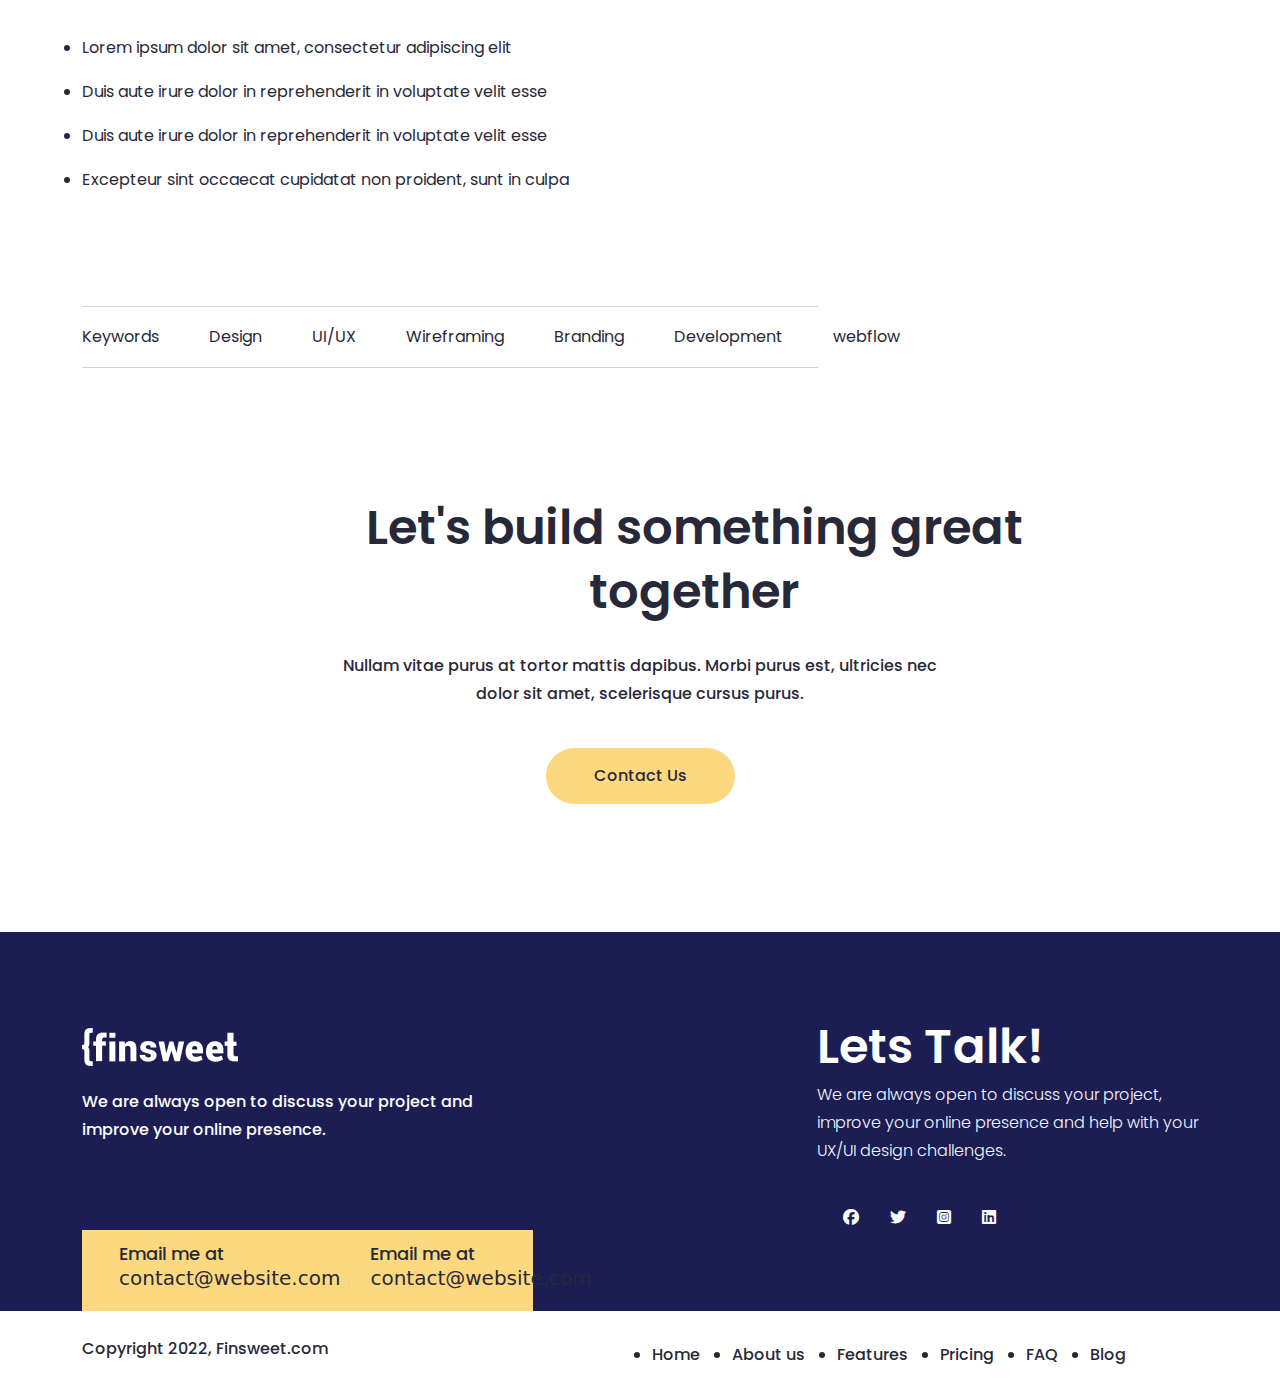
<file: blog.html>
<!DOCTYPE html>
<html lang="en">
<head>
  <meta charset="UTF-8">
  <meta name="viewport" content="width=device-width, initial-scale=1.0">
  <title>Document</title>
<link href="https://fonts.googleapis.com/css2?family=Archivo:ital,wght@0,100..900;1,100..900&family=Arizonia&family=Figtree:ital,wght@0,300..900;1,300..900&family=IBM+Plex+Sans:ital,wght@0,100..700;1,100..700&family=Inter:ital,opsz,wght@0,14..32,100..900;1,14..32,100..900&family=Lexend:wght@100..900&family=Manrope:wght@200..800&family=Merriweather:ital,opsz,wght@0,18..144,300..900;1,18..144,300..900&family=Montserrat:ital,wght@0,100..900;1,100..900&family=Nunito:ital,wght@0,200..1000;1,200..1000&family=Open+Sans:ital,wght@0,300..800;1,300..800&family=Oxanium:wght@200..800&family=Paprika&family=Poppins:ital,wght@0,100;0,200;0,300;0,400;0,500;0,600;0,700;0,800;0,900;1,100;1,200;1,300;1,400;1,500;1,600;1,700;1,800;1,900&family=Quicksand:wght@300..700&family=Raleway+Dots&family=Raleway:ital,wght@0,100..900;1,100..900&family=Yellowtail&display=swap" rel="stylesheet">
  <link rel="stylesheet" href="css/bootstrap.min.css">
  <link rel="stylesheet" href="css/all.min.css">
  <link rel="stylesheet" href="css/blog.css">
</head>
<body>
  
<!-- ---------navber part start----------- -->
<nav class="navbar navbar-expand-lg ">
  <div class="container">
    <a class="navbar-brand" href="#">
      <img src="images/fins.png" alt="">
    </a>
    <button class="navbar-toggler" type="button" data-bs-toggle="collapse" data-bs-target="#navbarSupportedContent" aria-controls="navbarSupportedContent" aria-expanded="false" aria-label="Toggle navigation">
      <span class="navbar-toggler-icon"></span>
    </button>
    <div class="collapse navbar-collapse" id="navbarSupportedContent">
      <ul class="navbar-nav m-auto mb-2 mb-lg-0" >
        <li class="nav-item">
          <a class="nav-link active" aria-current="page" href="index.html">Home</a>
        </li>
        <li class="nav-item">
          <a class="nav-link active" aria-current="page" href="about.html">About us</a>
        </li>
        <li class="nav-item">
          <a class="nav-link active" aria-current="page" href="fetures.html">Features</a>
        </li>
        <li class="nav-item">
          <a class="nav-link active" aria-current="page" href="pricing.html">Pricing</a>
        </li>
        <li class="nav-item">
          <a class="nav-link active" aria-current="page" href="faq.html">FAQ</a>
        </li>
        <li class="nav-item">
          <a class="nav-link active" aria-current="page" href="blog.html">Blog</a>
        </li>
      
      </ul>
      <div class="button">
        <button><a href="">Contact us</a></button>
      </div>
    </div>
  </div>
</nav>
<!-- ---------navber part end----------- -->

<!-- -----------banner part start----------- -->
<section id="banner">
  <div class="container">
    <div class="row">
      <div class="col-lg-6">
        <div class="banner-text">
          <h6>Web design and development</h6>
          <h1>Finsweet Design case studies</h1>
          <p>Lorem ipsum dolor sit amet, consectetur adipiscing elit, sed do eiusmod tempor incididunt ut labore et dolore magna aliqua. Ut enim ad minim veniam, quis nostrud exercitation ullamco laboris nisi ut aliquip ex ea commodo consequat. Duis aute irure dolor in reprehenderit in voluptate velit esse.</p>
        </div>
      </div>
    </div>

    <div class="row box">
      <div class="col-lg-10">
        <div class="banner-img">
          <img src="images/main image.png" alt="">
        </div>
      </div>
      <div class="col-lg-3">
        <div class="three-text">
          <p>Client</p>
          <h5>facebook.com</h5>
        </div>
      </div>
      <div class="col-lg-3">
        <div class="three-text">
          <p>Service</p>
          <h5>Product Design</h5>
        </div>
      </div>
      <div class="col-lg-3">
        <div class="three-text">
          <p>Deliverable</p>
          <h5>UI Screens, UX Flow & Prototype</h5>
        </div>
      </div>
    </div>
  </div>
</section>
<!-- ------------banner part end----------- -->

<!-- -------------about part start----------- -->
<section id="about">
  <div class="container">
    <div class="row">
      <div class="col-lg-8">
        <div class="about-text">
          <h3>About the project</h3>
          <p>Lorem ipsum dolor sit amet, consectetur adipiscing elit, sed do eiusmod tempor incididunt ut labore et dolore magna aliqua. Ut enim ad minim veniam, quis nostrud exercitation ullamco laboris nisi ut aliquip ex ea commodo consequat. Duis aute irure dolor in reprehenderit in voluptate velit esse cillum dolore eu fugiat nulla pariatur. Excepteur sint occaecat cupidatat non proident, sunt in culpa qui officia deserunt mollit anim id est laborum.</p>

          <ul>
            <li>Lorem ipsum dolor sit amet, consectetur adipiscing elit</li>
            <li>Duis aute irure dolor in reprehenderit in voluptate velit esse</li>
            <li>Duis aute irure dolor in reprehenderit in voluptate velit esse</li>
            <li>Excepteur sint occaecat cupidatat non proident, sunt in culpa</li>
          </ul>

          <div class="row">
            <div class="col-lg-12">
              <div class="keyword">
            <ul>
              <li class="the">Keywords</li>
              <li>Design</li>
              <li>UI/UX </li>
              <li>Wireframing</li>
              <li>Branding</li>
              <li>Development</li>
              <li>webflow</li>
            </ul>
          </div>
            </div>
          </div>

        </div>
      </div>
    </div>

    <div class="row">
      <div class="col-lg-8 text-center m-auto">
        <div class="let-text">
          <h2>Let's build something great together</h2>
          <p>Nullam vitae purus at tortor mattis dapibus. Morbi purus est, ultricies nec dolor sit amet, scelerisque cursus purus.</p>

          <div class="button-bu">
            <button><a href="">Contact Us</a></button>
          </div>
        </div>
      </div>
    </div>
  </div>
</section>
<!-- -------------about part end----------- -->

<!-- -----------footer part start------- -->
<section id="footer">
  <div class="container">
    <div class="row">
      <div class="col-lg-5">
        <div class="footer-left">
          <img src="images/Logo (7).png" alt="">
          <p>We are always open to discuss your project and improve your online presence.</p>
          <div class="yellow-box">
            <div class="box-one">
              <h4>Email me at</h4>
            <h5>contact@website.com</h5>
            </div>
            <div class="box-one">
              <h4>Email me at</h4>
            <h5>contact@website.com</h5>
            </div>
          </div>
        </div>
      </div>

      <div class="col-lg-4 book">
        <div class="footer-right">
          <h2>Lets Talk!</h2>
          <p>We are always open to discuss your project, improve your online presence and help with your UX/UI design challenges.</p>
        </div>
        <div class="icon">
          <i class="fa-brands fa-facebook"></i>
          <i class="fa-brands fa-twitter"></i>
          <i class="fa-brands fa-square-instagram"></i>
          <i class="fa-brands fa-linkedin"></i>
        </div>
      </div>



    </div>
  </div>
</section>
<!-- -----------footer part start------- -->

<!-- -----------copyright part start------- -->
<section id="copyright">
  <div class="container">
    <div class="row">
      <div class="col-lg-6">
        <div class="copy-left">
          <p>Copyright 2022, Finsweet.com</p>
        </div>
      </div>

      <div class="col-lg-6">
        <div class="copy-right">
          <ul>
          <li>Home</li>
          <li>About us</li>
          <li>Features</li>
          <li>Pricing</li>
          <li>FAQ</li>
          <li>Blog</li>
        </ul>
        </div>
      </div>


    </div>
  </div>
</section>
<!-- -----------copyright part start------- -->







  <script src="js/bootstrap.bundle.min.js"></script>
</body>
</html>
</file>
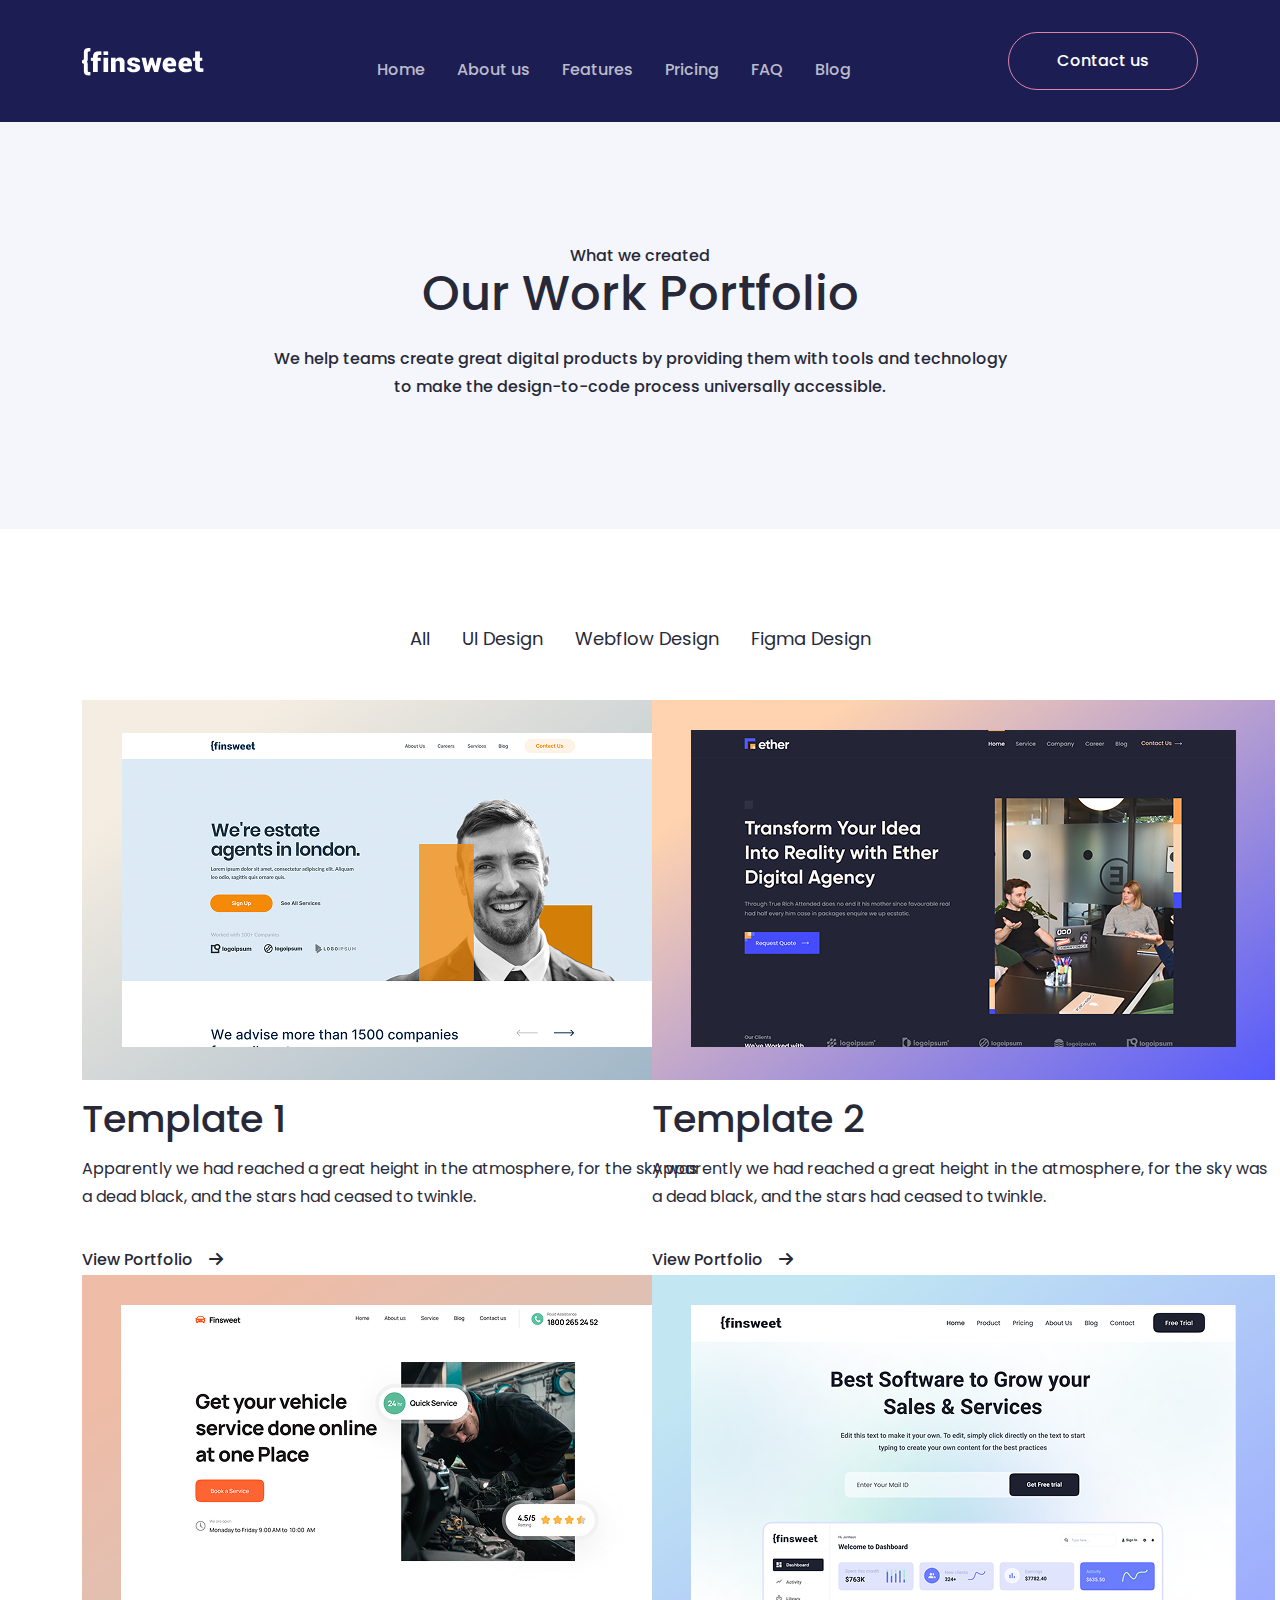
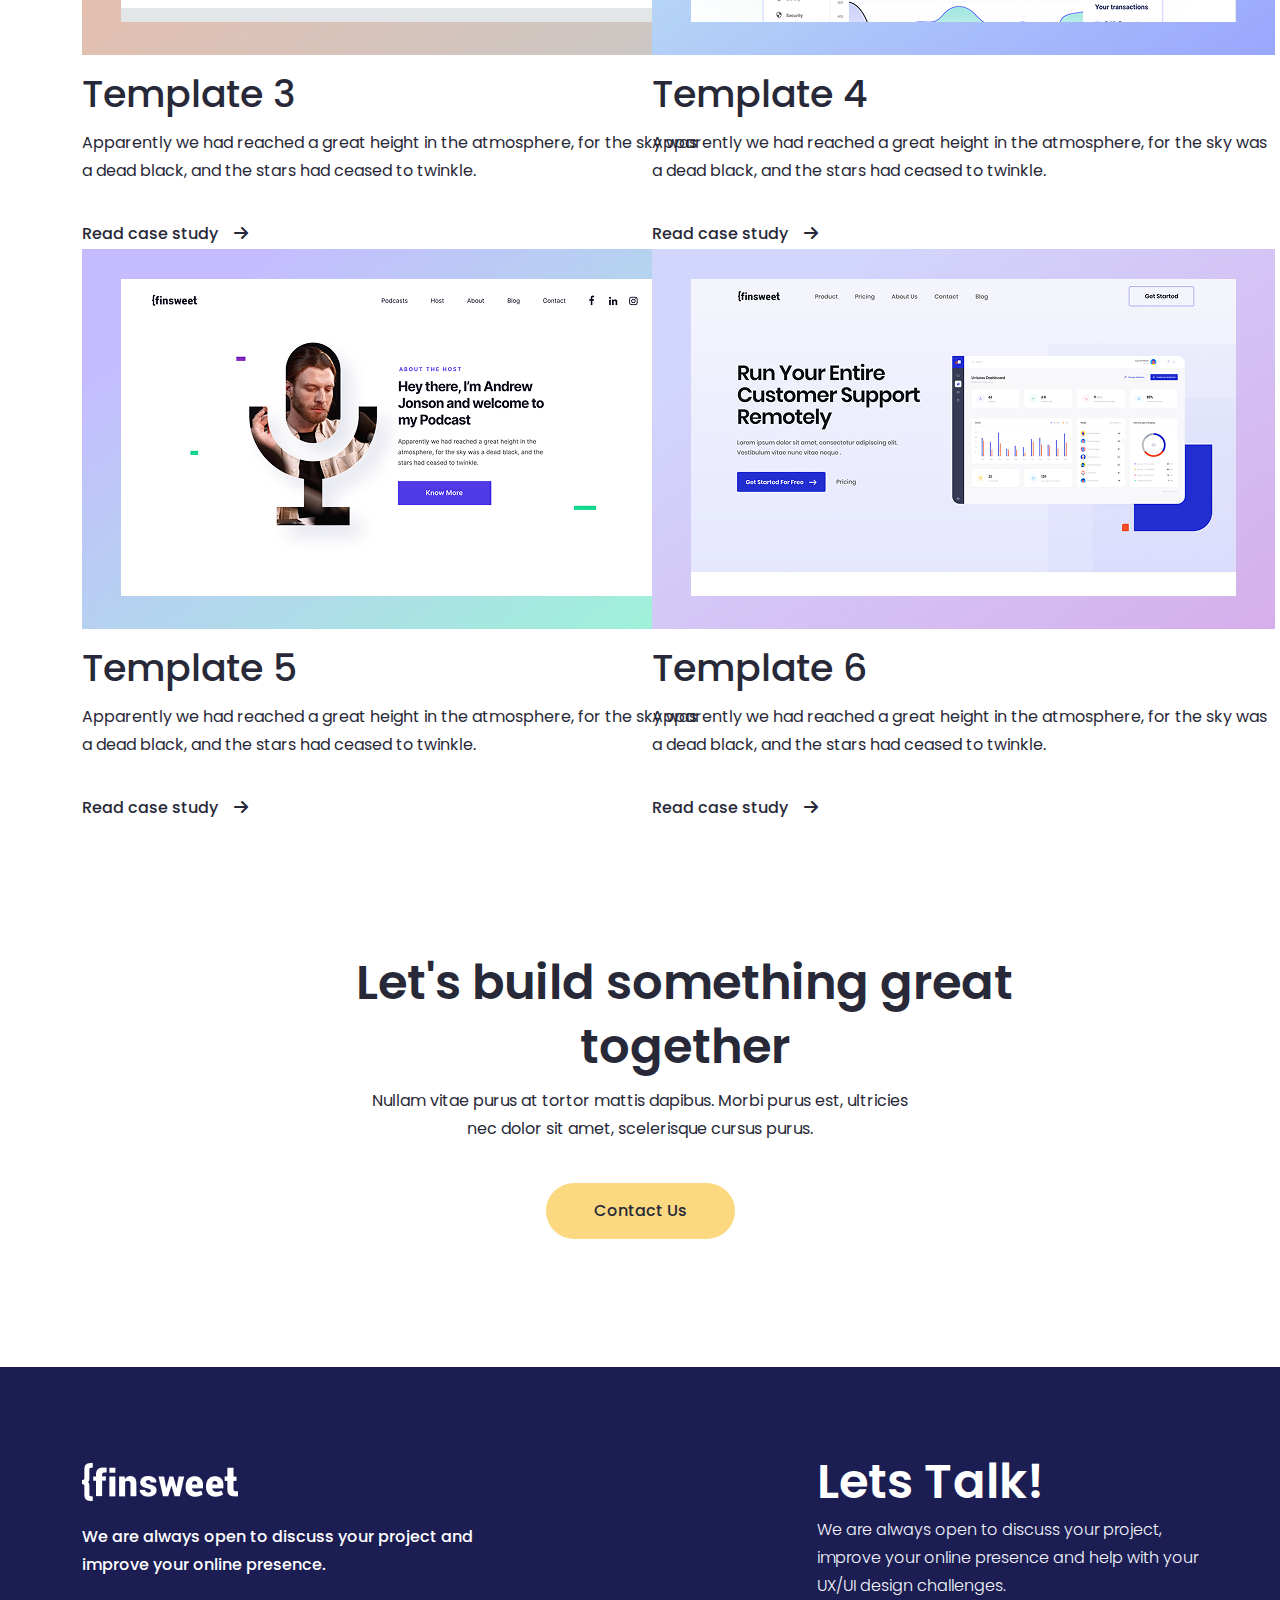
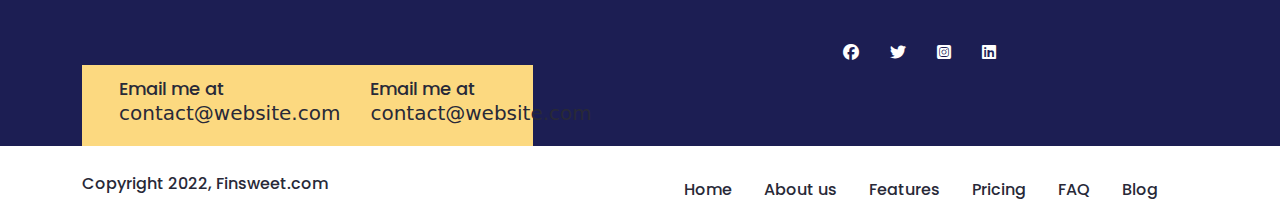
<file: faq.html>
<!DOCTYPE html>
<html lang="en">
<head>
  <meta charset="UTF-8">
  <meta name="viewport" content="width=device-width, initial-scale=1.0">
  <title>Document</title>
    <link rel="preconnect" href="https://fonts.googleapis.com">
<link rel="preconnect" href="https://fonts.gstatic.com" crossorigin>
<link href="https://fonts.googleapis.com/css2?family=Archivo:ital,wght@0,100..900;1,100..900&family=Arizonia&family=Figtree:ital,wght@0,300..900;1,300..900&family=IBM+Plex+Sans:ital,wght@0,100..700;1,100..700&family=Inter:ital,opsz,wght@0,14..32,100..900;1,14..32,100..900&family=Lexend:wght@100..900&family=Manrope:wght@200..800&family=Merriweather:ital,opsz,wght@0,18..144,300..900;1,18..144,300..900&family=Montserrat:ital,wght@0,100..900;1,100..900&family=Nunito:ital,wght@0,200..1000;1,200..1000&family=Open+Sans:ital,wght@0,300..800;1,300..800&family=Oxanium:wght@200..800&family=Paprika&family=Poppins:ital,wght@0,100;0,200;0,300;0,400;0,500;0,600;0,700;0,800;0,900;1,100;1,200;1,300;1,400;1,500;1,600;1,700;1,800;1,900&family=Quicksand:wght@300..700&family=Raleway+Dots&family=Raleway:ital,wght@0,100..900;1,100..900&family=Yellowtail&display=swap" rel="stylesheet">
  <link rel="stylesheet" href="css/bootstrap.min.css">
  <link rel="stylesheet" href="css/all.min.css">
  <link rel="stylesheet" href="css/faq.css">
</head>
<body>
  
<!-- ---------navber part start----------- -->
<nav class="navbar navbar-expand-lg ">
  <div class="container">
    <a class="navbar-brand" href="#">
      <img src="images/fins.png" alt="">
    </a>
    <button class="navbar-toggler" type="button" data-bs-toggle="collapse" data-bs-target="#navbarSupportedContent" aria-controls="navbarSupportedContent" aria-expanded="false" aria-label="Toggle navigation">
      <span class="navbar-toggler-icon"></span>
    </button>
    <div class="collapse navbar-collapse" id="navbarSupportedContent">
      <ul class="navbar-nav m-auto mb-2 mb-lg-0" >
        <li class="nav-item">
          <a class="nav-link active" aria-current="page" href="index.html">Home</a>
        </li>
        <li class="nav-item">
          <a class="nav-link active" aria-current="page" href="about.html">About us</a>
        </li>
        <li class="nav-item">
          <a class="nav-link active" aria-current="page" href="fetures.html">Features</a>
        </li>
        <li class="nav-item">
          <a class="nav-link active" aria-current="page" href="pricing.html">Pricing</a>
        </li>
        <li class="nav-item">
          <a class="nav-link active" aria-current="page" href="faq.html">FAQ</a>
        </li>
        <li class="nav-item">
          <a class="nav-link active" aria-current="page" href="blog.html">Blog</a>
        </li>
      
      </ul>
      <div class="button">
        <button><a href="">Contact us</a></button>
      </div>
    </div>
  </div>
</nav>
<!-- ---------navber part end----------- -->

<!-- ---------bannaer part start----------- -->
<section id="banner">
  <div class="container">
    <div class="row">
      <div class="col-lg-8 text-center m-auto">
        <div class="banner-text">
          <h6>What we created</h6>
          <h1>Our Work Portfolio</h1>
          <p>We help teams create great digital products by providing them with tools and technology to make the design-to-code process universally accessible.</p>
        </div>
      </div>
    </div>
  </div>
</section>
<!-- ---------bannaer part end----------- -->


<!-- ---------design part srtart-------- -->
<nav class="design navbar-expand-lg ">
  <div class="container">
    
    <button class="navbar-toggler" type="button" data-bs-toggle="collapse" data-bs-target="#navbarSupportedContent" aria-controls="navbarSupportedContent" aria-expanded="false" aria-label="Toggle navigation">
      <span class="navbar-toggler-icon"></span>
    </button>
    <div class="collapse navbar-collapse" id="navbarSupportedContent">
      <ul class="navbar-nav m-auto mb-2 mb-lg-0" >
        <li class="nav-item">
          <a class="nav-link-text active" aria-current="page" href="#">All</a>
        </li>
        <li class="nav-item">
          <a class="nav-link-text active" aria-current="page" href="3">UI Design</a>
        </li>
        <li class="nav-item">
          <a class="nav-link-text active" aria-current="page" href="#">Webflow Design</a>
        </li>
        <li class="nav-item">
          <a class="nav-link-text active" aria-current="page" href="3">Figma Design</a>
        </li>
     
        </li>
      
      </ul>
      
    </div>
  </div>
</nav>
<!-- ------------design part end----------- -->


<!-- ------------design part srtart----------- -->
<section id="template">
  <div class="container">
    <div class="row">
      <div class="col-lg-6">
        <img src="images/image.png" alt="">
        <div class="template-text">
          <h2>Template 1</h2>
          <p>Apparently we had reached a great height in the atmosphere, for the sky was a dead black, and the stars had ceased to twinkle.</p>
          <h6>View Portfolio<span><i class="fa-solid fa-arrow-right"></i></span></h6>
        </div>
      </div>

      <div class="col-lg-6">
       <img src="images/image (1).png" alt="">
        <div class="template-text">
          <h2>Template 2</h2>
          <p>Apparently we had reached a great height in the atmosphere, for the sky was a dead black, and the stars had ceased to twinkle.</p>
          <h6>View Portfolio<span><i class="fa-solid fa-arrow-right"></i></span></h6>
        </div>
        </div>
    </div>


    <div class="row">
      <div class="col-lg-6">
        <img src="images/image (2).png" alt="">
        <div class="template-text">
          <h2>Template 3</h2>
          <p>Apparently we had reached a great height in the atmosphere, for the sky was a dead black, and the stars had ceased to twinkle.</p>
          <h6>Read case study<span><i class="fa-solid fa-arrow-right"></i></span></h6>
        </div>
      </div>

      <div class="col-lg-6">
       <img src="images/image (3).png" alt="">
        <div class="template-text">
          <h2>Template 4</h2>
          <p>Apparently we had reached a great height in the atmosphere, for the sky was a dead black, and the stars had ceased to twinkle.</p>
          <h6>Read case study<span><i class="fa-solid fa-arrow-right"></i></span></h6>
        </div>
        </div>
    </div>


    <div class="row">
      <div class="col-lg-6">
        <img src="images/image (4).png" alt="">
        <div class="template-text">
          <h2>Template 5</h2>
          <p>Apparently we had reached a great height in the atmosphere, for the sky was a dead black, and the stars had ceased to twinkle.</p>
          <h6>Read case study<span><i class="fa-solid fa-arrow-right"></i></span></h6>
        </div>
      </div>

      <div class="col-lg-6">
       <img src="images/image (5).png" alt="">
        <div class="template-text">
          <h2>Template 6</h2>
          <p>Apparently we had reached a great height in the atmosphere, for the sky was a dead black, and the stars had ceased to twinkle.</p>
          <h6>Read case study<span><i class="fa-solid fa-arrow-right"></i></span></h6>
        </div>
        </div>
    </div>




  </div>
</section>
<!-- ------------design part end----------- -->

<!-- ------------build part srtart----------- -->
<section id="build">
  <div class="container">
    <div class="row">
      <div class="col-lg-7 text-center m-auto">
        <div class="build-text">
          <h2>Let's build something great together</h2>
          <p>Nullam vitae purus at tortor mattis dapibus. Morbi purus est, ultricies nec dolor sit amet, scelerisque cursus purus.</p>
          <div class="button-one">
            <button><a href="">Contact Us</a></button>
          </div>
        </div>
      </div>
    </div>
  </div>
</section>
<!-- ------------build part end----------- -->

<!-- -----------footer part start------- -->
<section id="footer">
  <div class="container">
    <div class="row">
      <div class="col-lg-5">
        <div class="footer-left">
          <img src="images/Logo (7).png" alt="">
          <p>We are always open to discuss your project and improve your online presence.</p>
          <div class="yellow-box">
            <div class="box-one">
              <h4>Email me at</h4>
            <h5>contact@website.com</h5>
            </div>
            <div class="box-one">
              <h4>Email me at</h4>
            <h5>contact@website.com</h5>
            </div>
          </div>
        </div>
      </div>

      <div class="col-lg-4 book">
        <div class="footer-right">
          <h2>Lets Talk!</h2>
          <p>We are always open to discuss your project, improve your online presence and help with your UX/UI design challenges.</p>
        </div>
        <div class="icon">
          <i class="fa-brands fa-facebook"></i>
          <i class="fa-brands fa-twitter"></i>
          <i class="fa-brands fa-square-instagram"></i>
          <i class="fa-brands fa-linkedin"></i>
        </div>
      </div>



    </div>
  </div>
</section>
<!-- -----------footer part start------- -->

<!-- -----------copyright part start------- -->
<section id="copyright">
  <div class="container">
    <div class="row">
      <div class="col-lg-6">
        <div class="copy-left">
          <p>Copyright 2022, Finsweet.com</p>
        </div>
      </div>

      <div class="col-lg-6">
        <div class="copy-right">
          <ul>
          <li>Home</li>
          <li>About us</li>
          <li>Features</li>
          <li>Pricing</li>
          <li>FAQ</li>
          <li>Blog</li>
        </ul>
        </div>
      </div>


    </div>
  </div>
</section>
<!-- -----------copyright part start------- -->








  <script src="js/bootstrap.bundle.min.js"></script>
</body>
</html>
</file>
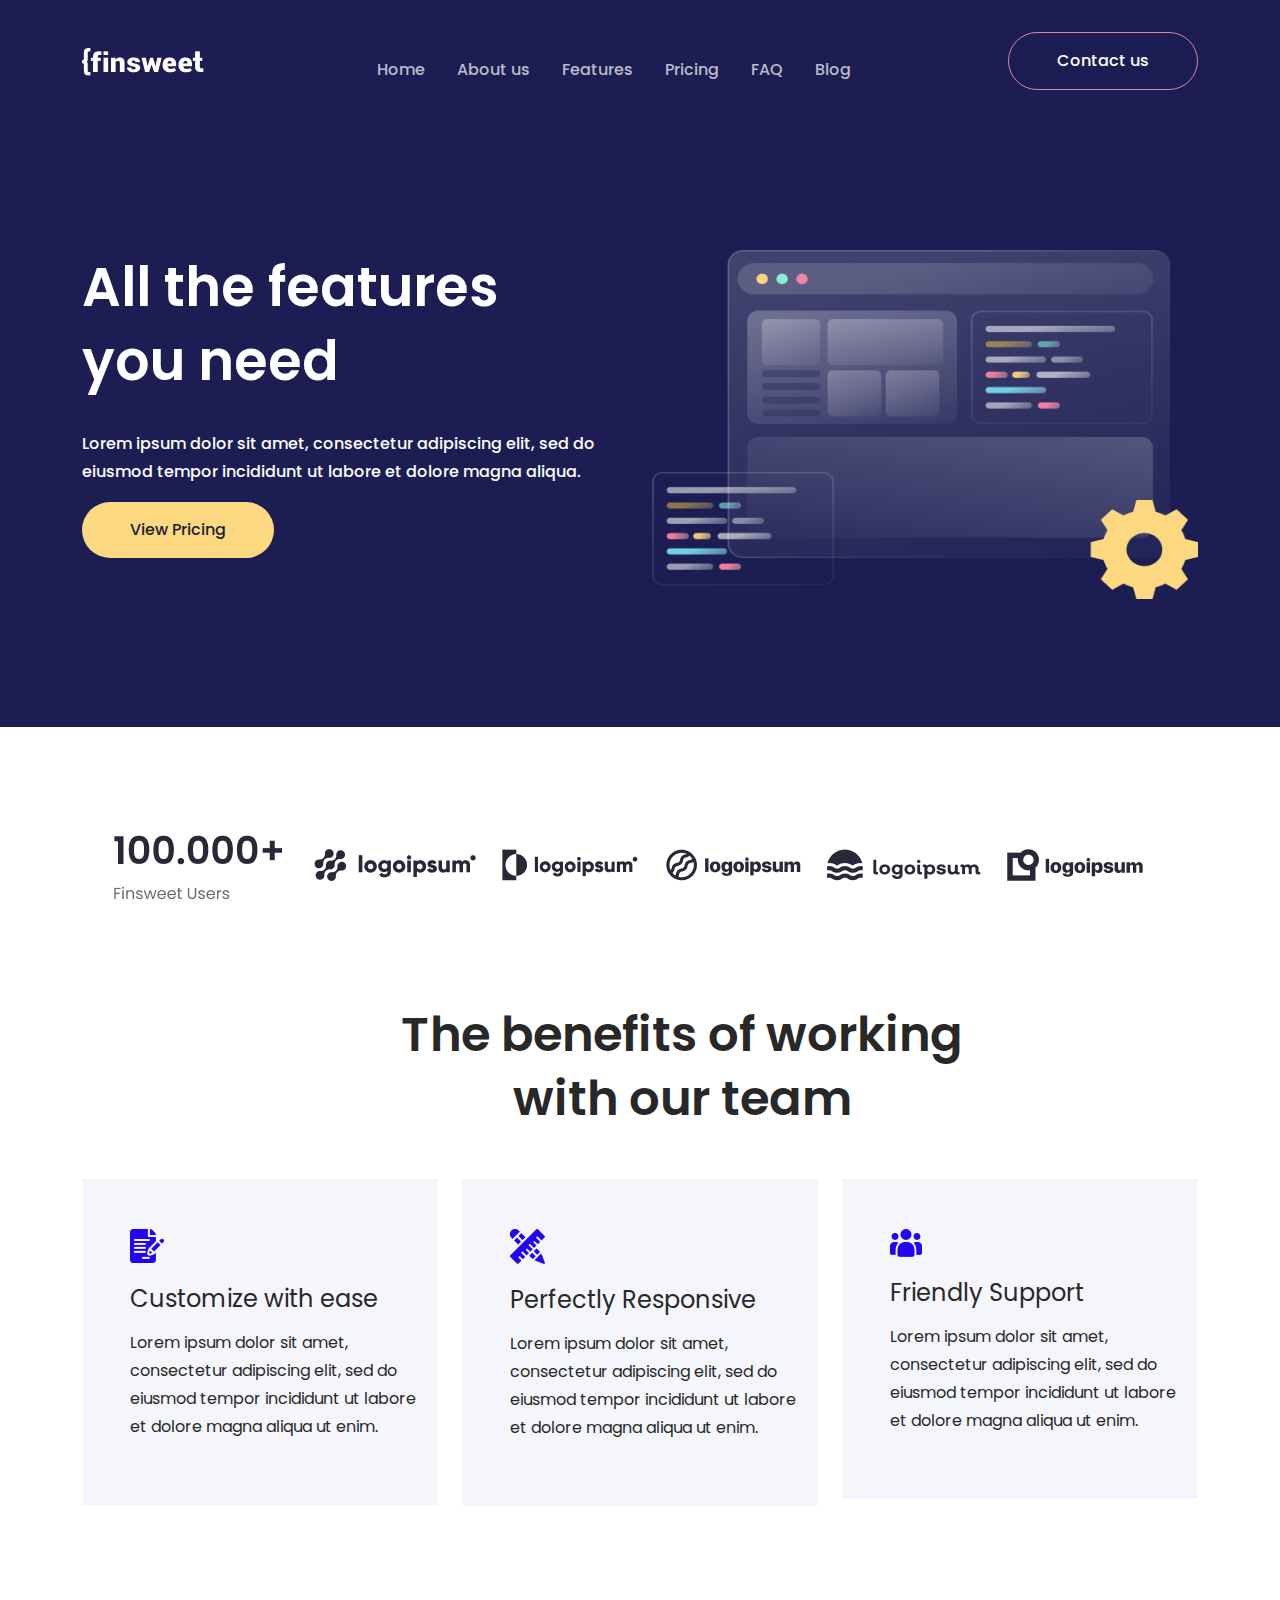
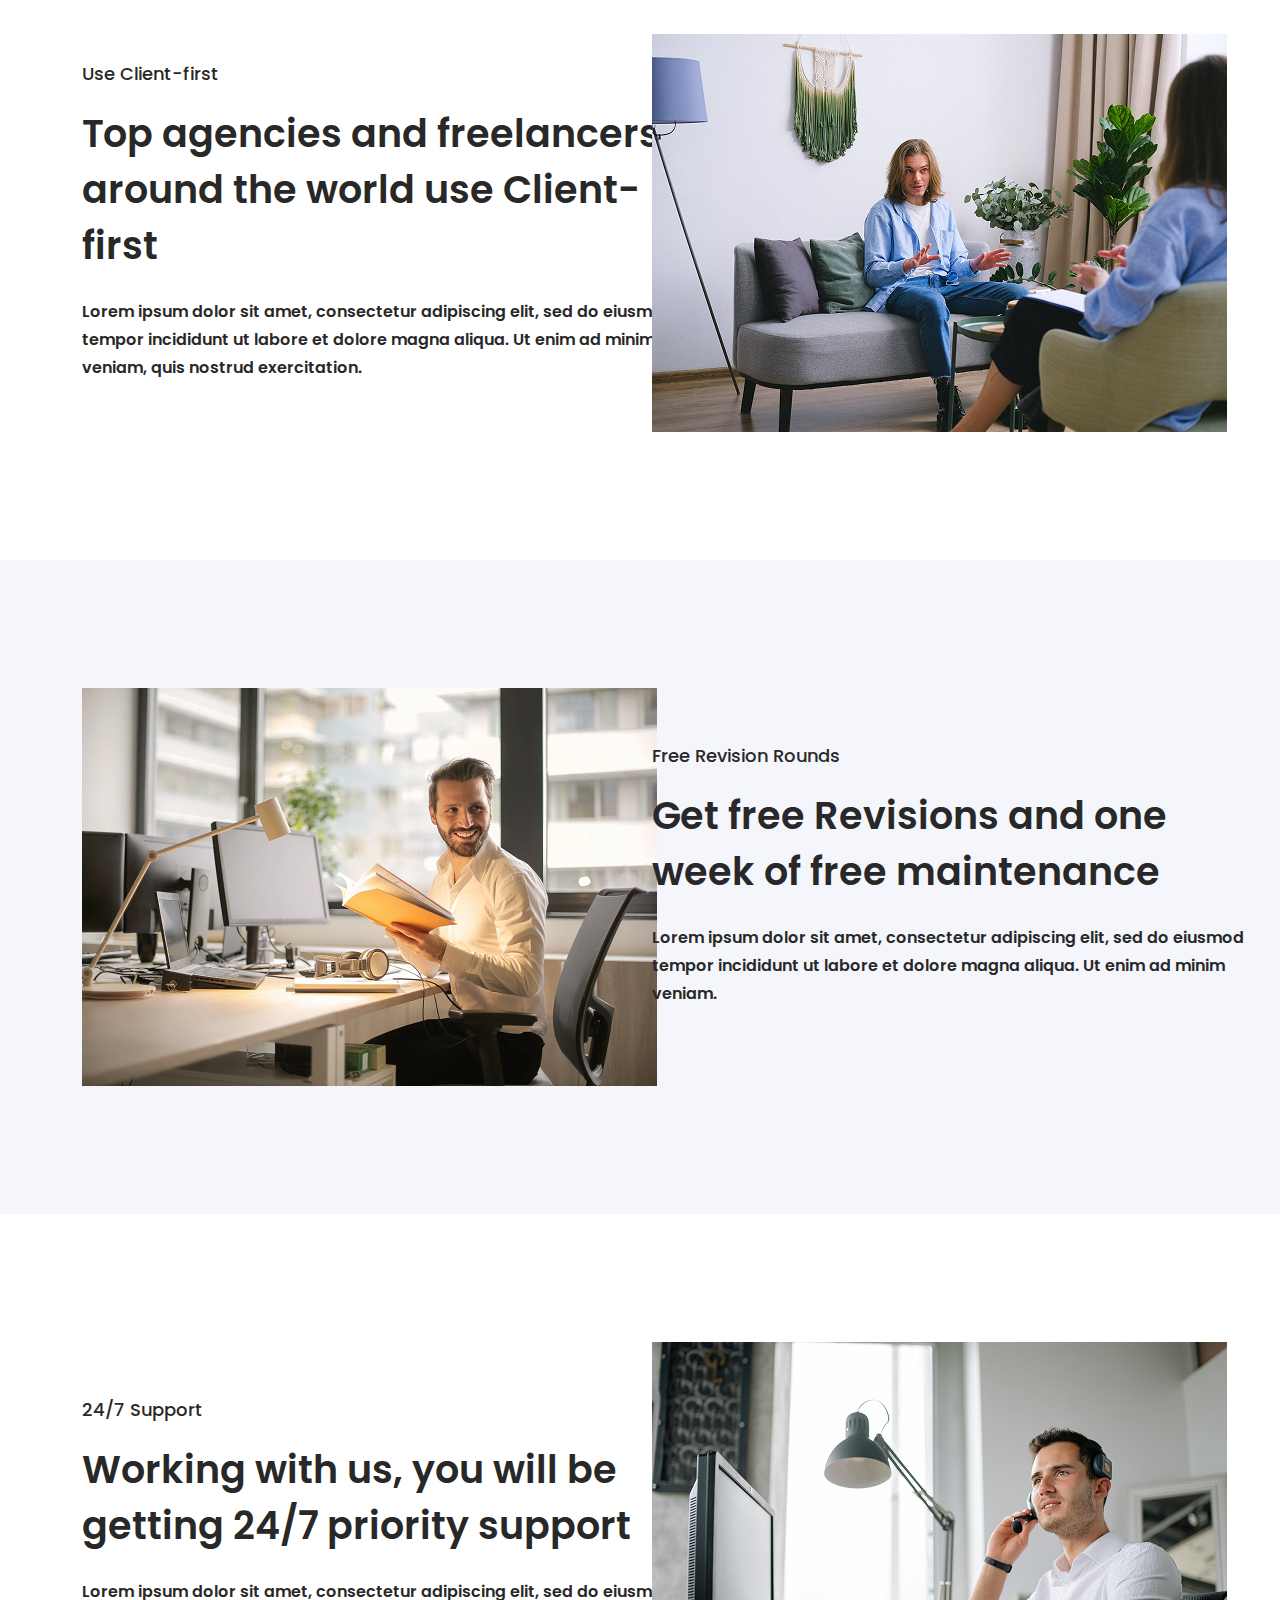
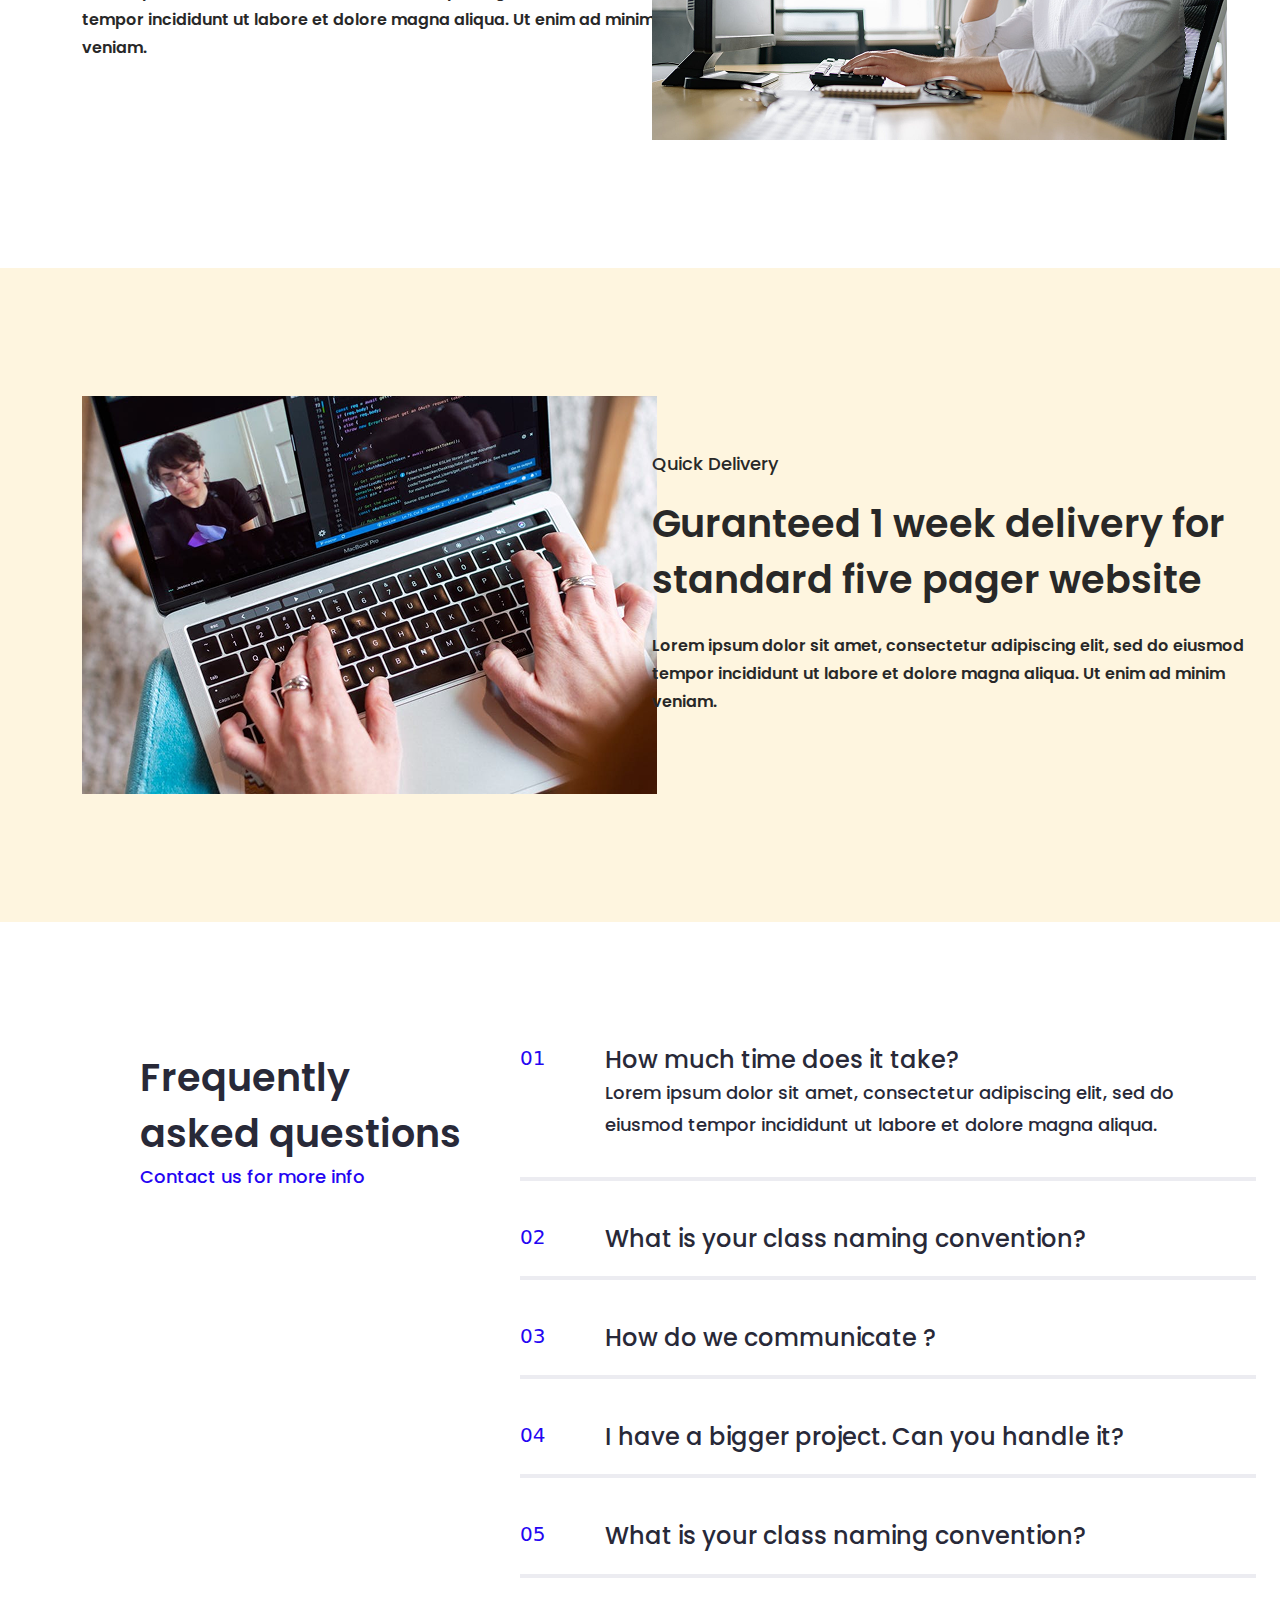
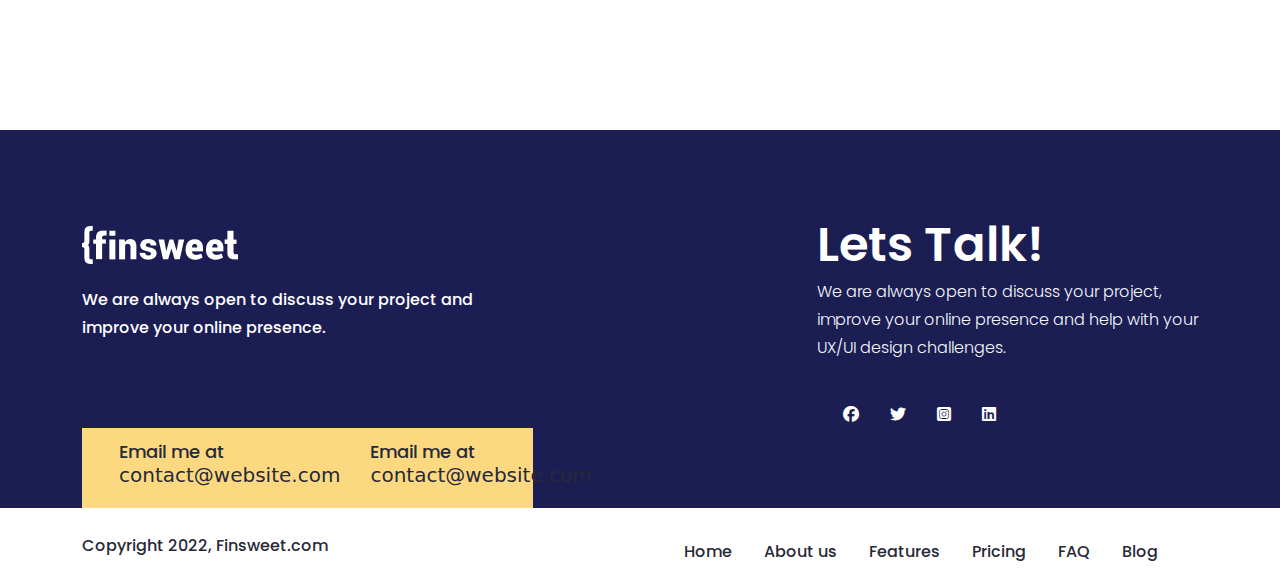
<file: fetures.html>
<!DOCTYPE html>
<html lang="en">
<head>
  <meta charset="UTF-8">
  <meta name="viewport" content="width=device-width, initial-scale=1.0">
  <title>Document</title>
  <link rel="preconnect" href="https://fonts.googleapis.com">
<link rel="preconnect" href="https://fonts.gstatic.com" crossorigin>
<link href="https://fonts.googleapis.com/css2?family=Archivo:ital,wght@0,100..900;1,100..900&family=Arizonia&family=Figtree:ital,wght@0,300..900;1,300..900&family=IBM+Plex+Sans:ital,wght@0,100..700;1,100..700&family=Inter:ital,opsz,wght@0,14..32,100..900;1,14..32,100..900&family=Lexend:wght@100..900&family=Manrope:wght@200..800&family=Merriweather:ital,opsz,wght@0,18..144,300..900;1,18..144,300..900&family=Montserrat:ital,wght@0,100..900;1,100..900&family=Nunito:ital,wght@0,200..1000;1,200..1000&family=Open+Sans:ital,wght@0,300..800;1,300..800&family=Oxanium:wght@200..800&family=Paprika&family=Poppins:ital,wght@0,100;0,200;0,300;0,400;0,500;0,600;0,700;0,800;0,900;1,100;1,200;1,300;1,400;1,500;1,600;1,700;1,800;1,900&family=Quicksand:wght@300..700&family=Raleway+Dots&family=Raleway:ital,wght@0,100..900;1,100..900&family=Yellowtail&display=swap" rel="stylesheet">
  <link rel="stylesheet" href="css/bootstrap.min.css">
  <link rel="stylesheet" href="css/all.min.css">
  <link rel="stylesheet" href="css/fetures.css">
</head>
<body>
<!-- ---------navber part start----------- -->
<nav class="navbar navbar-expand-lg ">
  <div class="container">
    <a class="navbar-brand" href="#">
      <img src="images/fins.png" alt="">
    </a>
    <button class="navbar-toggler" type="button" data-bs-toggle="collapse" data-bs-target="#navbarSupportedContent" aria-controls="navbarSupportedContent" aria-expanded="false" aria-label="Toggle navigation">
      <span class="navbar-toggler-icon"></span>
    </button>
    <div class="collapse navbar-collapse" id="navbarSupportedContent">
      <ul class="navbar-nav m-auto mb-2 mb-lg-0" >
        <li class="nav-item">
          <a class="nav-link active" aria-current="page" href="index.html">Home</a>
        </li>
        <li class="nav-item">
          <a class="nav-link active" aria-current="page" href="about.html">About us</a>
        </li>
        <li class="nav-item">
          <a class="nav-link active" aria-current="page" href="fetures.html">Features</a>
        </li>
        <li class="nav-item">
          <a class="nav-link active" aria-current="page" href="pricing.html">Pricing</a>
        </li>
        <li class="nav-item">
          <a class="nav-link active" aria-current="page" href="faq.html">FAQ</a>
        </li>
        <li class="nav-item">
          <a class="nav-link active" aria-current="page" href="blog.html">Blog</a>
        </li>
      
      </ul>
      <div class="button">
        <button><a href="">Contact us</a></button>
      </div>
    </div>
  </div>
</nav>
<!-- ---------navber part end----------- -->

<!-- ------------banner part start------------- -->
<section id="banner">
  <div class="container">
    <div class="row">
      <div class="col-lg-6">
       <div class="banner-left">
         <h1>All the features you need</h1>
        <p>Lorem ipsum dolor sit amet, consectetur adipiscing elit, sed do eiusmod tempor incididunt ut labore et dolore magna aliqua.</p>
        <button><a href="">View Pricing</a></button>
       </div>
      </div>

      <div class="col-lg-6">
        <div class="banner-right">
          <img src="images/illustrationnn.png" alt="">
        </div>
      </div>


    </div>
  </div>
</section>
<!-- ------------banner part start------------- -->


<!-- ----------ipsum part start------- -->
<section id="ipsum">
  <div class="container">
    <div class="row">
        <div class="row user">
      <div class="col-lg-12">
        <img src="images/number.png" alt="">
        <img src="images/logo 1.png" alt="">
        <img src="images/logo 2.png" alt="">
        <img src="images/logo 3.png" alt="">
        <img src="images/logo 4.png" alt="">
        <img src="images/logo 5.png" alt="">
      </div>

    </div>
    </div>
  </div>
</section>
<!-- ----------ipsum part end------- -->

<!-- ----------team part start------- -->
<section id="team">
  <div class="container">
    <div class="row">
      <div class="col-lg-6 m-auto">
        <div class="team-middle-text">
          <h3>The benefits of working with our team</h3>
        </div>
      </div>
    </div>


    <div class="row">
      <div class="col-lg-4">
        <div class="team-box">
          <img src="images/Icon (8).png" alt="">
          <h5>Customize with ease</h5>
          <p>Lorem ipsum dolor sit amet, consectetur adipiscing elit, sed do eiusmod tempor incididunt ut labore et dolore magna aliqua ut enim.</p>
        </div>
      </div>

      <div class="col-lg-4">
        <div class="team-box">
          <img src="images/Icon (5).png" alt="">
          <h5>Perfectly Responsive</h5>
          <p>Lorem ipsum dolor sit amet, consectetur adipiscing elit, sed do eiusmod tempor incididunt ut labore et dolore magna aliqua ut enim.</p>
        </div>
      </div>

      <div class="col-lg-4">
        <div class="team-box">
          <img src="images/Icon (3).png" alt="">
          <h5>Friendly Support</h5>
          <p>Lorem ipsum dolor sit amet, consectetur adipiscing elit, sed do eiusmod tempor incididunt ut labore et dolore magna aliqua ut enim.</p>
        </div>
      </div>

    </div>


  </div>
</section>
<!-- ----------team part end------- -->

<!-- ----------around part start------- -->
<section id="around">
  <div class="container">
    <div class="row top">
      <div class="col-lg-6">
        <div class="around-left">
          <h6>Use Client-first</h6>
        <h2>Top agencies and freelancers around the world use  Client-first </h2>
        <p>Lorem ipsum dolor sit amet, consectetur adipiscing elit, sed do eiusmod tempor incididunt ut labore et dolore magna aliqua. Ut enim ad minim veniam, quis nostrud exercitation.</p>
        </div>
      </div>

      <div class="col-lg-6">
        <div class="around-img">
          <img src="images/man-explaining.png" alt="">
        </div>
      </div>
    </div>
  </div>
</section>
<!-- ----------around part end------- -->

<!-- ----------free part start------- -->
<section id="free">
  <div class="container">
    <div class="row get">
      <div class="col-lg-6">
        <div class="free-img">
          <img src="images/photo-of.png" alt="">
        </div>
      </div>

      <div class="col-lg-6">
        <div class="free-right">
          <h6>Free Revision Rounds</h6>
        <h2>Get free Revisions and one week of free maintenance</h2>
        <p>Lorem ipsum dolor sit amet, consectetur adipiscing elit, sed do eiusmod tempor incididunt ut labore et dolore magna aliqua. Ut enim ad minim veniam.</p>
        </div>
      </div>


    </div>
  </div>
</section>
<!-- ----------free part end------- -->


<!-- ----------support part start------- -->
<section id="support">
  <div class="container">
    <div class="row with">

      <div class="col-lg-6">
        <div class="support-left">
          <h6>24/7 Support</h6>
        <h2>Working with us, you will be getting 24/7 priority support</h2>
        <p>Lorem ipsum dolor sit amet, consectetur adipiscing elit, sed do eiusmod tempor incididunt ut labore et dolore magna aliqua. Ut enim ad minim veniam.</p>
        </div>
      </div>

       <div class="col-lg-6">
        <div class="support-img">
          <img src="images/a-man.png" alt="">
        </div>
      </div>

    </div>
  </div>
</section>
<!-- ----------support part end------- -->


<!-- ----------website part start------- -->
<section id="website">
  <div class="container">
    <div class="row with">

       <div class="col-lg-6">
        <div class="website-img">
          <img src="images/person.png" alt="">
        </div>
      </div>

      <div class="col-lg-6">
        <div class="website-right">
          <h6>Quick Delivery</h6>
        <h2>Guranteed 1 week delivery for standard five pager website</h2>
        <p>Lorem ipsum dolor sit amet, consectetur adipiscing elit, sed do eiusmod tempor incididunt ut labore et dolore magna aliqua. Ut enim ad minim veniam.</p>
        </div>
      </div>

    </div>
  </div>
</section>
<!-- ----------website part end------- -->

<!-- ---------time part start----------- -->
<section id="time">
  <div class="container">
    <div class="row">
      <div class="col-lg-4">
        <div class="time-right">
          <h2>Frequently asked questions</h2>
          <p>Contact us for more info</p>
        </div>
      </div>

      <div class="col-lg-8">
        <div class="time-left d-flex mb-5">
          <div class="one"><h5>01</h5></div>
          <div class="much">
            <h6>How much time does it take?</h6>
            <p>Lorem ipsum dolor sit amet, consectetur adipiscing elit, sed do eiusmod tempor incididunt ut labore et dolore magna aliqua.</p>
          </div>
        </div>

        <div class="time-left d-flex mb-5">
          <div class="one"><h5>02</h5></div>
          <div class="much">
            <h6>What is your class naming convention?</h6>
          </div>
          
        </div>

        <div class="time-left d-flex mb-5">
          <div class="one"><h5>03</h5></div>
          <div class="much">
            <h6>How do we communicate ?</h6>
          </div>
        </div>

         <div class="time-left d-flex mb-5">
          <div class="one"><h5>04</h5></div>
          <div class="much">
            <h6>I have a bigger project. Can you handle it?</h6>
          </div>
        </div>

         <div class="time-left d-flex mb-4">
          <div class="one"><h5>05</h5></div>
          <div class="much">
            <h6>What is your class naming convention?</h6>
          </div>
        </div>

      </div>
    </div>
  </div>
</section>
<!-- ---------time part end----------- -->


<!-- -----------footer part start------- -->
<section id="footer">
  <div class="container">
    <div class="row">
      <div class="col-lg-5">
        <div class="footer-left">
          <img src="images/Logo (7).png" alt="">
          <p>We are always open to discuss your project and improve your online presence.</p>
          <div class="yellow-box">
            <div class="box-one">
              <h4>Email me at</h4>
            <h5>contact@website.com</h5>
            </div>
            <div class="box-one">
              <h4>Email me at</h4>
            <h5>contact@website.com</h5>
            </div>
          </div>
        </div>
      </div>

      <div class="col-lg-4 book">
        <div class="footer-right">
          <h2>Lets Talk!</h2>
          <p>We are always open to discuss your project, improve your online presence and help with your UX/UI design challenges.</p>
        </div>
        <div class="icon">
          <i class="fa-brands fa-facebook"></i>
          <i class="fa-brands fa-twitter"></i>
          <i class="fa-brands fa-square-instagram"></i>
          <i class="fa-brands fa-linkedin"></i>
        </div>
      </div>



    </div>
  </div>
</section>
<!-- -----------footer part start------- -->

<!-- -----------copyright part start------- -->
<section id="copyright">
  <div class="container">
    <div class="row">
      <div class="col-lg-6">
        <div class="copy-left">
          <p>Copyright 2022, Finsweet.com</p>
        </div>
      </div>

      <div class="col-lg-6">
        <div class="copy-right">
          <ul>
          <li>Home</li>
          <li>About us</li>
          <li>Features</li>
          <li>Pricing</li>
          <li>FAQ</li>
          <li>Blog</li>
        </ul>
        </div>
      </div>


    </div>
  </div>
</section>
<!-- -----------copyright part start------- -->








  <script src="js/bootstrap.bundle.min.js"></script>
</body>
</html>
</file>
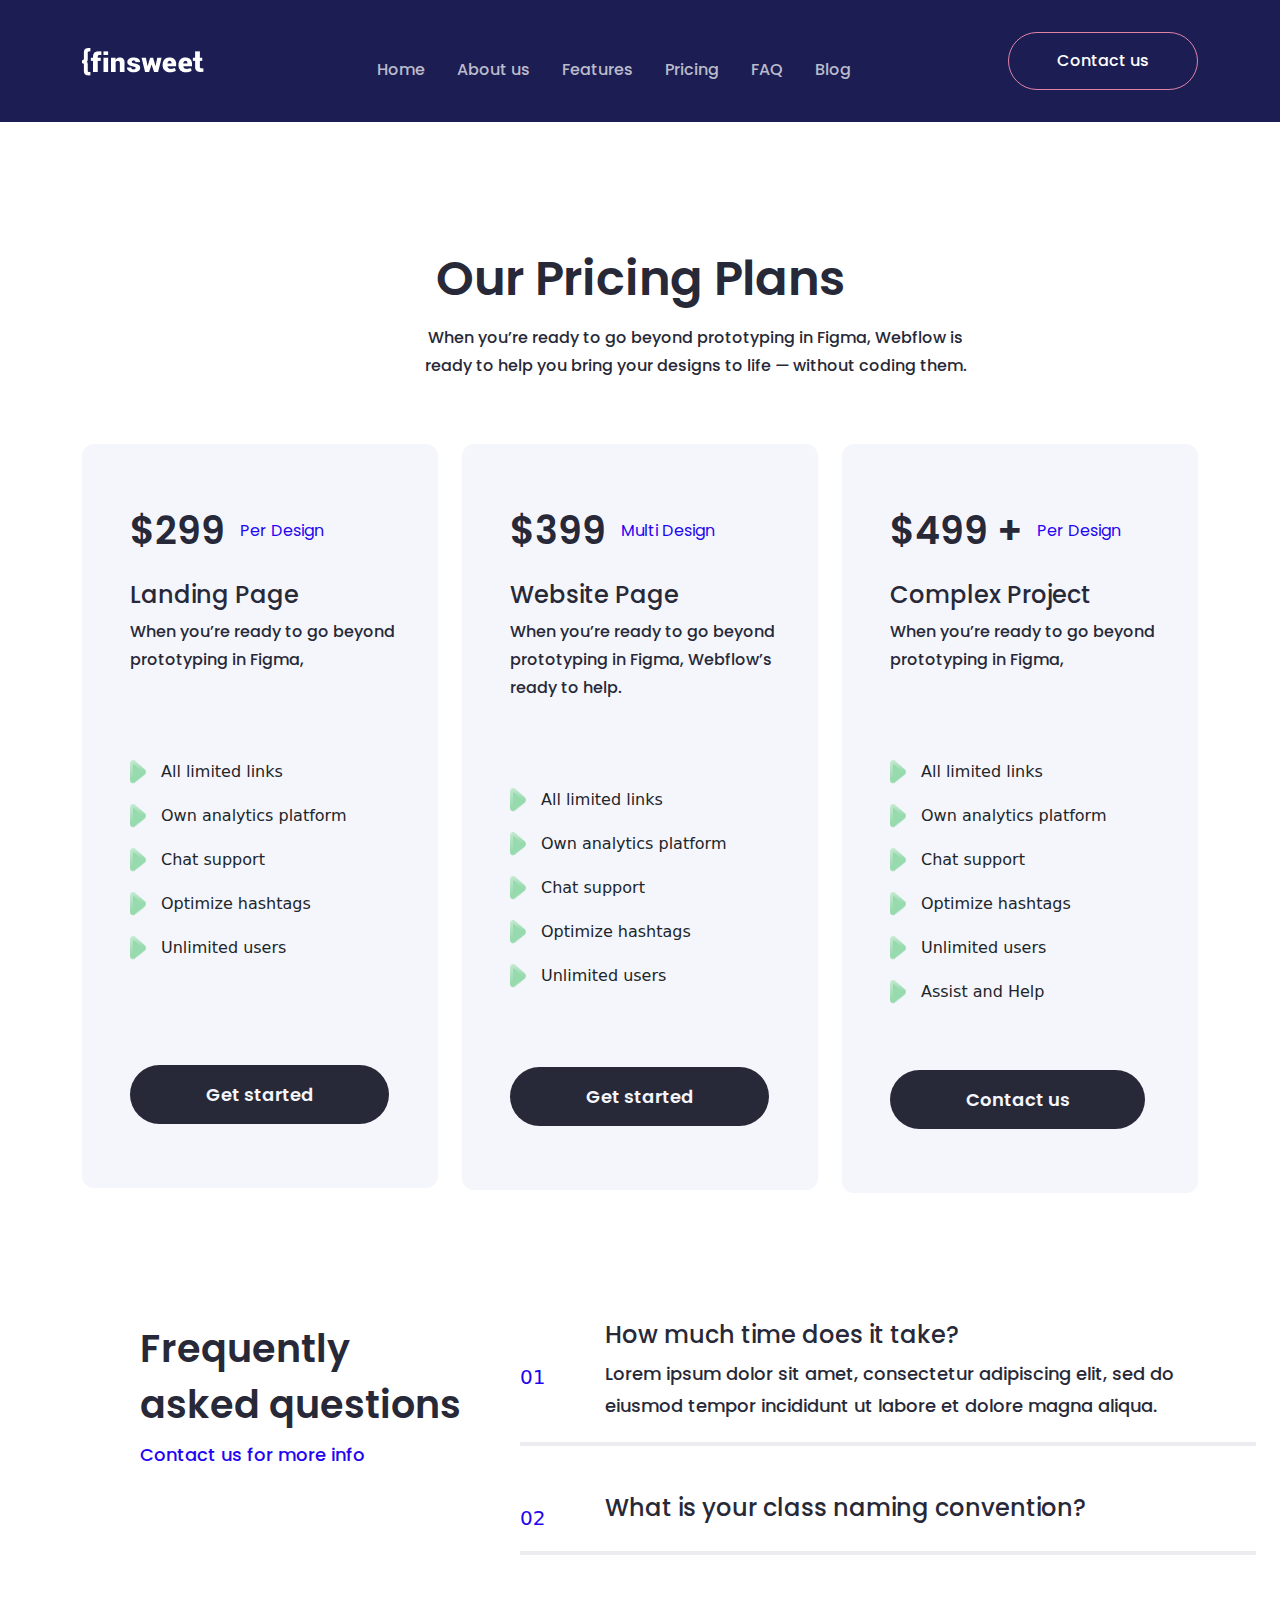
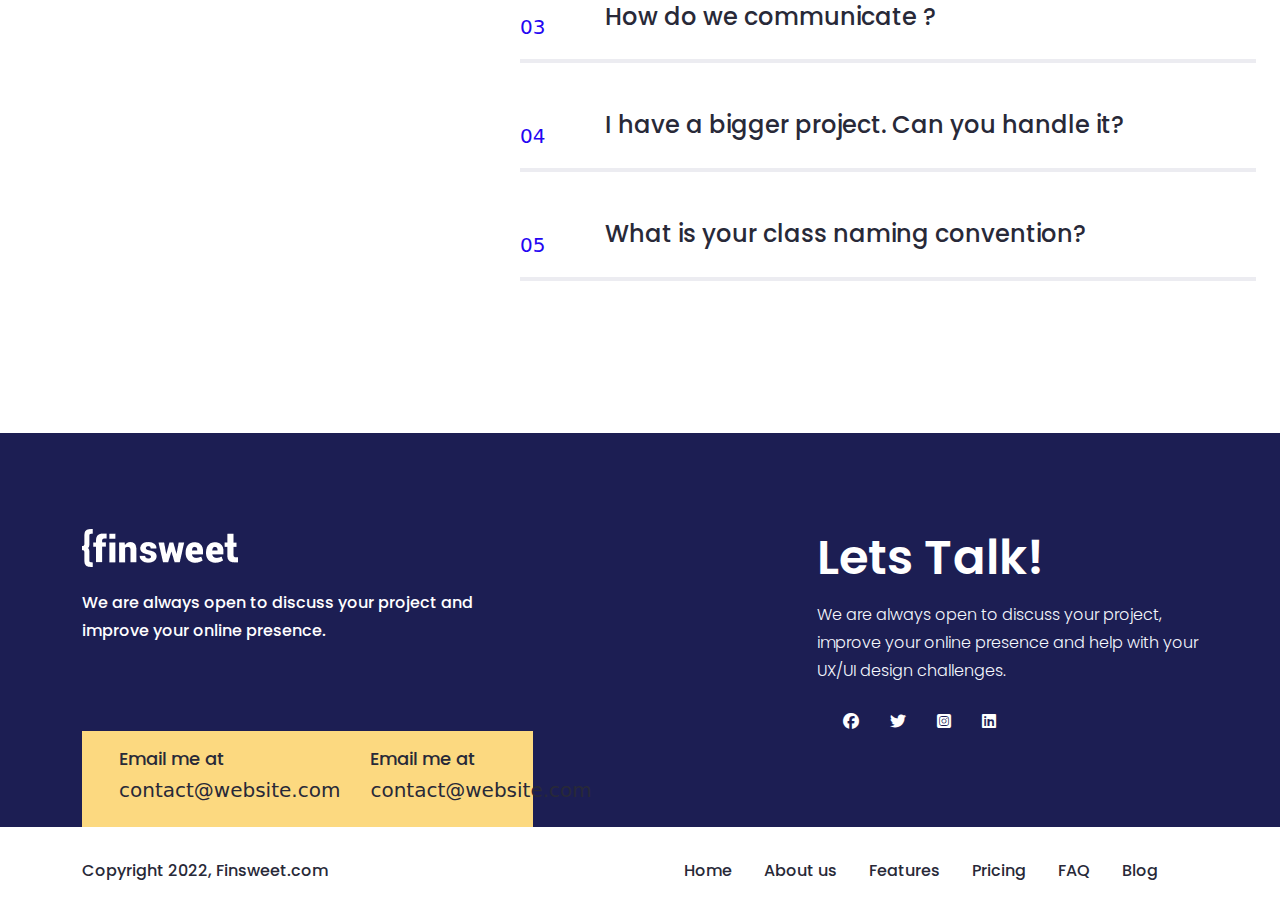
<file: pricing.html>
<!DOCTYPE html>
<html lang="en">
<head>
  <meta charset="UTF-8">
  <meta name="viewport" content="width=device-width, initial-scale=1.0">
  <title>Document</title>
 <link rel="preconnect" href="https://fonts.googleapis.com">
<link rel="preconnect" href="https://fonts.gstatic.com" crossorigin>
<link href="https://fonts.googleapis.com/css2?family=Archivo:ital,wght@0,100..900;1,100..900&family=Arizonia&family=Figtree:ital,wght@0,300..900;1,300..900&family=IBM+Plex+Sans:ital,wght@0,100..700;1,100..700&family=Inter:ital,opsz,wght@0,14..32,100..900;1,14..32,100..900&family=Lexend:wght@100..900&family=Manrope:wght@200..800&family=Merriweather:ital,opsz,wght@0,18..144,300..900;1,18..144,300..900&family=Montserrat:ital,wght@0,100..900;1,100..900&family=Nunito:ital,wght@0,200..1000;1,200..1000&family=Open+Sans:ital,wght@0,300..800;1,300..800&family=Oxanium:wght@200..800&family=Paprika&family=Poppins:ital,wght@0,100;0,200;0,300;0,400;0,500;0,600;0,700;0,800;0,900;1,100;1,200;1,300;1,400;1,500;1,600;1,700;1,800;1,900&family=Quicksand:wght@300..700&family=Raleway+Dots&family=Raleway:ital,wght@0,100..900;1,100..900&family=Yellowtail&display=swap" rel="stylesheet">
  <link rel="stylesheet" href="css/bootstrap.min.css">
  <link rel="stylesheet" href="css/all.min.css">
  <link rel="stylesheet" href="css/pricing.css">
</head>
<body>
  <!-- ---------navber part start----------- -->
<nav class="navbar navbar-expand-lg ">
  <div class="container">
    <a class="navbar-brand" href="#">
      <img src="images/fins.png" alt="">
    </a>
    <button class="navbar-toggler" type="button" data-bs-toggle="collapse" data-bs-target="#navbarSupportedContent" aria-controls="navbarSupportedContent" aria-expanded="false" aria-label="Toggle navigation">
      <span class="navbar-toggler-icon"></span>
    </button>
    <div class="collapse navbar-collapse" id="navbarSupportedContent">
      <ul class="navbar-nav m-auto mb-2 mb-lg-0" >
        <li class="nav-item">
          <a class="nav-link active" aria-current="page" href="index.html">Home</a>
        </li>
        <li class="nav-item">
          <a class="nav-link active" aria-current="page" href="about.html">About us</a>
        </li>
        <li class="nav-item">
          <a class="nav-link active" aria-current="page" href="fetures.html">Features</a>
        </li>
        <li class="nav-item">
          <a class="nav-link active" aria-current="page" href="index.html">Pricing</a>
        </li>
        <li class="nav-item">
          <a class="nav-link active" aria-current="page" href="faq.html">FAQ</a>
        </li>
        <li class="nav-item">
          <a class="nav-link active" aria-current="page" href="blog.html">Blog</a>
        </li>
      
      </ul>
      <div class="button">
        <button><a href="">Contact us</a></button>
      </div>
    </div>
  </div>
</nav>
<!-- ---------navber part end----------- -->

<!-- ---------plan part start----------- -->
<section id="plan">
  <div class="container">
    <div class="row">
      <div class="col-lg-5 text-center m-auto">
        <div class="plan-text">
          <h2>Our Pricing Plans</h2>
          <p>When you’re ready to go beyond prototyping in Figma, Webflow is ready to help you bring your designs to life — without coding them.</p>
        </div>
      </div>
    </div>
  </div>
</section>
<!-- ---------plan part end----------- -->

<!-- ---------land part start----------- -->
<section id="land">
  <div class="container">
    <div class="row">
      <div class="col-lg-4">
        <div class="land-box">

          <div class="one">
            <h2>$299</h2>
            <h6>Per Design</h6>
          </div>

          <div class="two">
            <h4>Landing Page </h4>
            <h6>When you’re ready to go beyond prototyping in Figma, </h6>
          </div>


          <div class="three">
            <img src="images/pointer.png" alt="">
            <p>All limited links</p>
          </div>

          <div class="three">
            <img src="images/pointer.png" alt="">
            <p>Own analytics platform</p>
          </div>

          <div class="three">
            <img src="images/pointer.png" alt="">
            <p>Chat support</p>
          </div>

          <div class="three">
            <img src="images/pointer.png" alt="">
            <p>Optimize hashtags</p>
          </div>

          <div class="three">
            <img src="images/pointer.png" alt="">
            <p>Unlimited users</p>
          </div>
        

          <div class="button-get">
            <button><a href="">Get started</a></button>
          </div>


        </div>
      </div>

      <div class="col-lg-4">
        <div class="land-box">

          <div class="one">
            <h2>$399</h2>
            <h6>Multi Design</h6>
          </div>

          <div class="two">
            <h4>Website Page </h4>
            <h6>When you’re ready to go beyond prototyping in Figma, Webflow’s ready to help. </h6>
          </div>


          <div class="three">
            <img src="images/pointer.png" alt="">
            <p>All limited links</p>
          </div>

          <div class="three">
            <img src="images/pointer.png" alt="">
            <p>Own analytics platform</p>
          </div>

          <div class="three">
            <img src="images/pointer.png" alt="">
            <p>Chat support</p>
          </div>

          <div class="three">
            <img src="images/pointer.png" alt="">
            <p>Optimize hashtags</p>
          </div>

          <div class="three">
            <img src="images/pointer.png" alt="">
            <p>Unlimited users</p>
          </div>
        

          <div class="button-one">
            <button><a href="">Get started</a></button>
          </div>


        </div>
      </div>

      <div class="col-lg-4">
        <div class="land-box">

          <div class="one">
            <h2>$499 +</h2>
            <h6>Per Design</h6>
          </div>

          <div class="two">
            <h4>Complex Project</h4>
            <h6>When you’re ready to go beyond prototyping in Figma,  </h6>
          </div>


          <div class="three">
            <img src="images/pointer.png" alt="">
            <p>All limited links</p>
          </div>

          <div class="three">
            <img src="images/pointer.png" alt="">
            <p>Own analytics platform</p>
          </div>

          <div class="three">
            <img src="images/pointer.png" alt="">
            <p>Chat support</p>
          </div>

          <div class="three">
            <img src="images/pointer.png" alt="">
            <p>Optimize hashtags</p>
          </div>

          <div class="three">
            <img src="images/pointer.png" alt="">
            <p>Unlimited users</p>
          </div>

          <div class="three">
            <img src="images/pointer.png" alt="">
            <p>Assist and Help</p>
          </div>
        

          <div class="button-us">
            <button><a href="">Contact us</a></button>
          </div>


        </div>
      </div>


    </div>
  </div>
</section>
<!-- ---------land part end----------- -->

<!-- ---------time part start----------- -->
<section id="time">
  <div class="container">
    <div class="row">
      <div class="col-lg-4">
        <div class="time-right">
          <h2>Frequently asked questions</h2>
          <p>Contact us for more info</p>
        </div>
      </div>

      <div class="col-lg-8">
        <div class="time-left d-flex mb-5">
          <div class="one"><h5>01</h5></div>
          <div class="much">
            <h6>How much time does it take?</h6>
            <p>Lorem ipsum dolor sit amet, consectetur adipiscing elit, sed do eiusmod tempor incididunt ut labore et dolore magna aliqua.</p>
          </div>
        </div>

        <div class="time-left d-flex mb-5">
          <div class="one"><h5>02</h5></div>
          <div class="much">
            <h6>What is your class naming convention?</h6>
          </div>
          
        </div>

        <div class="time-left d-flex mb-5">
          <div class="one"><h5>03</h5></div>
          <div class="much">
            <h6>How do we communicate ?</h6>
          </div>
        </div>

         <div class="time-left d-flex mb-5">
          <div class="one"><h5>04</h5></div>
          <div class="much">
            <h6>I have a bigger project. Can you handle it?</h6>
          </div>
        </div>

         <div class="time-left d-flex mb-4">
          <div class="one"><h5>05</h5></div>
          <div class="much">
            <h6>What is your class naming convention?</h6>
          </div>
        </div>

      </div>
    </div>
  </div>
</section>
<!-- ---------time part end----------- -->

<!-- -----------footer part start------- -->
<section id="footer">
  <div class="container">
    <div class="row">
      <div class="col-lg-5">
        <div class="footer-left">
          <img src="images/Logo (7).png" alt="">
          <p>We are always open to discuss your project and improve your online presence.</p>
          <div class="yellow-box">
            <div class="box-one">
              <h4>Email me at</h4>
            <h5>contact@website.com</h5>
            </div>
            <div class="box-one">
              <h4>Email me at</h4>
            <h5>contact@website.com</h5>
            </div>
          </div>
        </div>
      </div>

      <div class="col-lg-4 book">
        <div class="footer-right">
          <h2>Lets Talk!</h2>
          <p>We are always open to discuss your project, improve your online presence and help with your UX/UI design challenges.</p>
        </div>
        <div class="icon">
          <i class="fa-brands fa-facebook"></i>
          <i class="fa-brands fa-twitter"></i>
          <i class="fa-brands fa-square-instagram"></i>
          <i class="fa-brands fa-linkedin"></i>
        </div>
      </div>



    </div>
  </div>
</section>
<!-- -----------footer part start------- -->

<!-- -----------copyright part start------- -->
<section id="copyright">
  <div class="container">
    <div class="row">
      <div class="col-lg-6">
        <div class="copy-left">
          <p>Copyright 2022, Finsweet.com</p>
        </div>
      </div>

      <div class="col-lg-6">
        <div class="copy-right">
          <ul>
          <li>Home</li>
          <li>About us</li>
          <li>Features</li>
          <li>Pricing</li>
          <li>FAQ</li>
          <li>Blog</li>
        </ul>
        </div>
      </div>


    </div>
  </div>
</section>
<!-- -----------copyright part start------- -->











  <script src="js/bootstrap.bundle.min.js"></script>
</body>
</html>
</file>
<file: css/index.css>
*{
  margin: 0;
  padding: 0;
  box-sizing: border-box;
}
ul,li{
  list-style: none;
}
a{
  text-decoration: none;
  display: inline-block;
}
h1,h2,h3,h4,h5,h6,p{
  line-height: .8;
}


/* ----------navber part start---------- */

.container{ 
  width: 1280px;
}
.navbar{
  background-color: #1C1E53;
  padding: 32px 0;
}
.navbar-expand-lg .navbar-nav .nav-link {
    padding-left: 16px;
    padding-right: 16px;
    font-family: "Poppins", sans-serif;
    font-weight: 500;
    font-size: 16px;
    color: #BBBBCB;
}
.button button{
  border-radius: 41px;
  border: 1px solid #df84a7;
   background-color: #1C1E53;
}
.button button a {
    padding: 16px 48px;
    font-family: "Poppins", sans-serif;
    font-weight: 500;
    font-size: 16px;
    color: white;
}


/* ----------navber part end---------- */

/* ----------banner part start---------- */
#banner{
  padding: 128px 0;
  background-color: #1C1E53;
}

.banner-left h1{
  font-weight: 600;
 font-size: 54px;
  line-height: 74px;
  font-family: "Poppins", sans-serif;
  width: 582px;
  color: white;
}
.banner-left p{
  font-weight: 500;
  font-display: 16px;
  line-height: 28px;
  font-family: "Poppins", sans-serif;
  width: 562px;
  color: white;
  padding-top: 24px;
}
.button-one button{
  border-radius: 41px;
  border: none;
  background-color: #FCD980;
}
.button-one button a {
    padding: 16px 56px;
    font-family: "Poppins", sans-serif;
    font-weight: 500;
    font-size: 16px;
    color: #1B1C2B;
}

.button-one{
  display: flex;
  align-items: center;
  gap: 40px;
  margin-top: 48px;
}
.button-one h6{
  font-size: 16px;
  font-weight: 500;
  color: white;
  font-family: "Poppins", sans-serif;
}


.banner-right img{
  max-width: 100%;
}

/* ----------banner part end---------- */

/* ----------work part start---------- */

#work{
  padding: 128px 0;
  background-color: #F4F6FC;
}

.work-left h2{
  color: #282938;
  font-weight: 600;
  font-size: 48px;
  font-family: "Poppins", sans-serif;
}
.work-left p{
  color: #282938;
  font-weight: 500;
  font-size: 16px;
  line-height: 28px;
  font-family: "Poppins", sans-serif;
  padding-top: 16px;
}
.work-left h6{
  color: #2405F2;
  font-weight: 500;
  font-size: 18px;
  font-family: "Poppins", sans-serif;
  padding-top: 16px;

}

.work-right h4{
  color: #282938;
  font-size: 32px;
  font-weight: 500;
  font-family: "Poppins", sans-serif;
  padding-top: 16px;
}

.work-right p{
  color: #282938;
  font-size: 16px;
  font-weight: 300;
  font-family: "Poppins", sans-serif;
  padding-top: 8px;
  line-height: 28px;
  width: 303px;
}

/* ----------work part end---------- */


/* ----------project part start---------- */

#project{
  padding: 128px 0;
}

.view h2{
  color: #282938;
  font-family: "Poppins", sans-serif;
  font-weight: 600;
  font-size: 48px;
  margin-bottom: 64px;
}
.project-img{
  position: relative;
}
.project-text{
 background: linear-gradient(1deg,rgba(35, 38, 107, 0.78) 100%, rgba(28, 30, 83, 0.43) 38%);

  width: 396px;
  height: 600px;
  position: absolute;
  top: 0;
  left: 0;
  opacity: 0;
  transition: all ease .5s;
}
.project-text:hover{
  opacity: 1;
}
.project-text h4{
  margin-top: 312px;
  color: white;
  font-size: 24px;
  font-weight: 600;
  line-height: 36px;
  font-family: "Poppins", sans-serif;
  width: 313px;
  margin-left: 48px;
}
.project-text p{
  margin-top: 16px;
  color: white;
  font-size: 16px;
  font-weight: 500;
  line-height: 28px;
  font-family: "Poppins", sans-serif;
  width: 293px;
  margin-left: 48px;
}
.project-text h6{
  margin-top: 16px;
  color: #FCD980;
  font-size: 16px;
  font-family: "Poppins", sans-serif;
  margin-left: 48px;
}

.project-img-one{
  position: relative;
}

.project-text-one{
  background: linear-gradient(1deg,rgba(35, 38, 107, 0.78) 100%, rgba(28, 30, 83, 0.43) 38%);

  width: 413px;
  height: 284px;
  position: absolute;
  top: 0;
  left: 0;
  opacity: 0;
  transition: all ease .5s;
}
.project-text-one:hover{
  opacity: 1;
}
.project-text-one h4{
  margin-top: 129px;
  color: white;
  font-size: 24px;
  font-weight: 600;
  line-height: 36px;
  font-family: "Poppins", sans-serif;
  width: 280px;
  margin-left: 56px;
}
.project-text-one h6{
  margin-top: 16px;
  color: #FCD980;
  font-size: 16px;
  font-family: "Poppins", sans-serif;
  margin-left: 56px;
}
/* ----------project part end---------- */




/* ----------design part start---------- */
#design{
  background-color: #F4F6FC;
  padding-top: 128px;
}
.design-top p{
  font-size: 16px;
  font-weight: 500;
  color: #282938;
  font-family: "Poppins", sans-serif;
}
.design-top h2{
  font-size: 48px;
  font-weight: 600;
  color: #282938;
  font-family: "Poppins", sans-serif;
  width: 630px;
  line-height: 64px;
  
}

.design-box{
  padding: 58px 32px 20px 48px;
  background-color: white;
  margin-top: 47px;
}
.design-box h4{
  color: #282938;
  font-family: "Poppins", sans-serif;
  font-size: 24px;
  font-weight: 500;
  padding-top: 22px;
}
.design-box p{
  color: #282938;
  font-family: "Poppins", sans-serif;
  font-size: 16px;
  font-weight: 500;
  padding-top: 12px;
  width: 324.08px;
  line-height: 28px;
}


.design-box-two{
  padding: 58px 32px 20px 48px;
  background-color: white;
  margin-bottom: 128px;
}


.design-box-two h4{
  color: #282938;
  font-family: "Poppins", sans-serif;
  font-size: 24px;
  font-weight: 500;
  padding-top: 22px;
}
.design-box-two p{
  color: #282938;
  font-family: "Poppins", sans-serif;
  font-size: 16px;
  font-weight: 500;
  padding-top: 12px;
  width: 324.08px;
  line-height: 28px;
}


/* ----------design part end---------- */


/* ----------about part start---------- */

#about{
  padding: 128px 128px;
  background-color: #F4F6FC;
}

.about-left h4{
  color: #282938;
  font-family: "Poppins", sans-serif;
  font-size: 38px;
  font-weight: 600;
  line-height: 56px;
  width: 327px;
}

.about-left p{
  color: #282938;
  font-family: "Poppins", sans-serif;
  font-size: 16px;
  font-weight: 300;
  line-height: 28px;
  width: 327px;
}
.carousel-item h3{
  color: #282938;
  font-weight: 500;
  font-size: 32px;
  line-height: 48px;
  font-family: "Poppins", sans-serif;
  width: 843px;
}
.jenny{
  background-color: white;
  border-radius: 5px;
}
.jenny-two{
  display: flex;
  align-items: center;
  gap: 14px;
}

.carousel-control-prev {
    left: 640px;
    top: 125px;
}
.carousel-control-next{
    top: 125px;
}
.carousel-control-prev-icon {
    background-color: blue;
    border-radius: 50px;
    
}
.carousel-control-next-icon{
  background-color: blue;
  border-radius: 50px;
}
/* ----------about part end---------- */

/* ----------time part start---------- */
#time{
  padding: 128px 128px;
}

.time-right h2{
  color: #282938;
  font-size: 38px;
  font-weight: 600;
  font-family: "Poppins", sans-serif;
  width: 328px;
  line-height: 56px;
}
.time-right p{
  color: #2405F2;
  font-size: 18px;
  font-weight: 500;
  font-family: "Poppins", sans-serif;
}



.time-left {
  gap: 60px;
  border-bottom: 4px solid #ECECF1;
  
}
.much h6{
  color: #282938;
  font-size: 24px;
  font-weight: 500;
  font-family: "Poppins", sans-serif;
}
.much p{
  color: #282938;
  font-size: 18px;
  font-weight: 500;
  font-family: "Poppins", sans-serif;
  width: 624px;
  line-height: 32px;
}
.much{
  margin-bottom: 20px;
}
.one{
  color: #2405F2;
}

/* ----------time part end---------- */


/* ----------early part start---------- */

.sakib{
  display: flex;
}

.early-left{
  background: url('../images/one.png');
  background-position: center;
  background-size: cover;
  background-repeat: no-repeat;
  padding-top: 96px;
  padding-bottom: 261px;
  padding-left: 96px;
  padding-right: 96px;
  z-index: 1;
  position: relative;
}
.early-left::after{
   content: '';
  position: absolute;
  top: 0;
  left: 0;
  width: 100%;
  height: 100%;
  z-index: -1;
 background-color: rgba(28, 30, 83, 0.514);
}
.early-left h2{
  color: white;
  font-weight: 600;
  font-size: 54px;
  font-family: "Poppins", sans-serif;
  line-height: 74px;
  width: 464px;
}
.early-left p{
  color: white;
  font-weight: 500;
  font-size: 16px;
  font-family: "Poppins", sans-serif;
  line-height: 28px;
  width: 464px;
}



.early-right{
  background: url('../images/Background\ \(3\).png');
  background-position: center;
  background-size: cover;
  background-repeat: no-repeat;
  padding-top: 96px;
  padding-bottom: 48px;
  padding-left: 96px;
  padding-right: 96px;
  z-index: 1;
  position: relative;
}
.early-right::after{
   content: '';
  position: absolute;
  top: 0;
  left: 0;
  width: 100%;
  height: 100%;
  z-index: -1;
 background-color: rgba(28, 30, 83, 0.514);
}

.early-right h2{
  color: white;
  font-weight: 600;
  font-size: 32px;
  font-family: "Poppins", sans-serif;
}

.early-right p{
  color: white;
  font-weight: 500;
  font-size: 16px;
  font-family: "Poppins", sans-serif;
  line-height: 28px;
  width: 432px;
  padding-top: 16px;
}

.early-right ul li{
  margin-top: 50px;
  color: #F4F6FC;
  font-size: 16px;
  font-weight: 500;
}

.early-right .button-four button{
  background-color: #FCD980;
  border: none;
  margin-top: 57px;
  border-radius: 41px;
}
.early-right .button-four button a{
  padding: 16px 150px;
  color: #1B1C2B;
  font-weight: 600;
  font-size: 15px;
  font-family: "Poppins", sans-serif;
}

.early-right h6{
  color: white;
  font-weight: 500;
  font-size: 18px;
  font-family: "Poppins", sans-serif;
  padding-top: 28px;
  text-align: center;
}

/* ----------early part end---------- */


/* ----------blog part start---------- */
#blog{
  padding: 128px 128px;
}
.our h2{
  color: #282938;
  font-weight: 600;
  font-size: 48px;
  font-family: "Poppins", sans-serif;
  padding-bottom: 64px;
}

.blog-part h6{
  padding-top: 40px;
  color: #282938;
  font-weight: 500;
  font-size: 16px;
  font-family: "Poppins", sans-serif;
}
.blog-part h5{
  padding-top: 16px;
  color: #282938;
  font-weight: 500;
  font-size: 24px;
  line-height: 36px;
  width: 405px;
  font-family: "Poppins", sans-serif;
}
.blog-part p{
  padding-top: 16px;
  color: #282938;
  font-weight: 500;
  font-size: 16px;
  line-height: 28px;
  width: 406px;
  font-family: "Poppins", sans-serif;
}
.blog-part button{
  border: none;
  background: none;
  color: #282938;
}
.blog-part button a{
  color: #282938;
  font-family: "Poppins", sans-serif;
  font-weight: 500;
  font-size: 16px;
}
/* ----------blog part end---------- */


/* ----------footer part start---------- */
#footer{
  background-color: #1C1E53;
  padding-top: 96px;
  color: white;
}

.footer-left p{
  font-weight: 500;
  font-size: 16px;
  font-family: "Poppins", sans-serif;
  line-height: 28px;
  width: 399px;
  padding-top: 22px;
}

.yellow-box{
  display: flex;
  gap: 30px;
  padding-top: 17px;
  padding-bottom: 17px;
  padding-left: 37px;
  padding-right: 137px;
  background-color: #FCD980;
  color: #282938;
  margin-top: 86px;
}
.yellow-box .box-one h4{
  font-weight: 500;
  font-size: 18px;
  font-family: "Poppins", sans-serif;
}

.footer-right h2{
  color: white;
  font-weight: 600;
  font-size: 48px;
  font-family: "Poppins", sans-serif;
}
.footer-right p{
  color: #F4F6FC;
  font-weight: 300;
  font-size: 16px;
  font-family: "Poppins", sans-serif;
  line-height: 28px;
  width: 388px;
  margin-top: 14px;
}

.icon i{
  padding-left: 26px;
  margin-top: 28px;
}
.book{
  margin-left: 260px;
}
/* ----------footer part end---------- */


/* ----------copyright part start---------- */




#copyright{
  padding-top: 32px;
}

.copy-left p{
  color: #282938;
  font-size: 16px;
  font-weight: 500;
  font-family: "Poppins", sans-serif;
}



.copy-right ul{
  display: flex;
  gap: 32px;
}
.copy-right ul li{
  color: #282938;
  font-size: 16px;
  font-weight: 500;
  font-family: "Poppins", sans-serif;
  
}

/* ----------copyright part end---------- */
</file>
<file: css/about.css>
*{
  margin: 0;
  padding: 0;
  box-sizing: border-box;
}
ul,li{
  list-style: none;
}
a{
  text-decoration: none;
  display: inline-block;
}
h1,h2,h3,h4,h5,h6,p{
  line-height: .8;
}


.container{ 
  width: 1280px !important;
}
.navbar{
  background-color: #1C1E53;
  padding: 32px 0;
}
.navbar-expand-lg .navbar-nav .nav-link {
    padding-left: 16px;
    padding-right: 16px;
    font-family: "Poppins", sans-serif;
    font-weight: 500;
    font-size: 16px;
    color: #BBBBCB;
}
.button button{
  border-radius: 41px;
  border: 1px solid #df84a7;
   background-color: #1C1E53;
}
.button button a {
    padding: 16px 48px;
    font-family: "Poppins", sans-serif;
    font-weight: 500;
    font-size: 16px;
    color: white;
}


/* ----------solve part start---------- */

#solve{
  padding: 128px 128px;
}
.solve-left h6{
  color: #282938;
  font-family: "Poppins", sans-serif;
  font-weight: 600px;
  font-size: 18px;
}
.solve-left h1{
  color: #282938;
  font-family: "Poppins", sans-serif;
  font-weight: 600px;
  font-size: 54px;
  line-height: 74px;
  width: 595px;
  padding-top: 8px;
}
.solve-left p{
  color: #282938;
  font-family: "Poppins", sans-serif;
  font-weight: 400px;
  font-size: 16px;
  line-height: 28px;
  width: 484px;
  padding-top: 31px;
}
.solve-img img{
  max-width: 100%;
}

/* ----------solve part end---------- */


/* ----------goal part start---------- */

.goal-background{
  background-color: #F4F5F5;
}

.goal-left{
   padding-left: 30px;
   padding-top: 80px;
   padding-bottom: 80px;
}
.goal-left h6{
  color: #282938;
  font-size: 16px;
  font-weight: 500;
  font-family: "Poppins", sans-serif;
}
.goal-left h3{
  color: #282938;
  font-size: 38px;
  font-weight: 600;
  font-family: "Poppins", sans-serif;
}
.goal-left p{
  color: #282938;
  font-size: 16px;
  font-weight: 400;
  line-height: 28px;
  width: 515px;
  font-family: "Poppins", sans-serif;
}
.goal-right{
   padding-right: 109px;
   padding-top: 80px;
   padding-bottom: 80px;
}
.goal-right h6{
  color: #282938;
  font-size: 16px;
  font-weight: 500;
  font-family: "Poppins", sans-serif;
}
.goal-right h3{
  color: #282938;
  font-size: 38px;
  font-weight: 600;
  width: 515px;
  font-family: "Poppins", sans-serif;
}
.goal-right p{
  color: #282938;
  font-size: 16px;
  font-weight: 400;
  line-height: 28px;
  width: 515px;
  font-family: "Poppins", sans-serif;
}

.row>* {

    padding-left: calc(var(--bs-gutter-x) * .0);
}
/* ----------goal part end---------- */


/* ----------follow part start---------- */

#follow{
  margin-top: 128px;
}
.we{
  padding-top: 48px;
   margin: 0 auto;
}
.dotted .circle{
  width: 24px;
  height: 24px;
  background-color: #2405F2;
  border-radius: 50px;
  position: relative;
}
.circle h2{
  position: absolute;
  top: -11px;
  left: 40px;
  color: #2405F2;
}
.dotted h5{
  padding-top: 32px;
  font-weight: 500;
  font-size: 24px;
  font-family: "Poppins", sans-serif;
}
.dotted p{
  padding-top: 8px;
  font-weight: 400;
  font-size: 16px;
  font-family: "Poppins", sans-serif;
  line-height: 28px;
  width: 272px;
}

/* ----------follow part end---------- */

/* ----------mission part start---------- */
#mission{
  background-color: #EEF4FA;
  padding: 128px 0;
  margin-top: 128px;
}

.mission-left h6{
  color: #282938;
  font-weight: 500;
  font-size: 16px;
  font-family: "Poppins", sans-serif;
  padding-top: 50px;
}
.mission-left h2{
  color: #282938;
  font-weight: 600;
  font-size: 38px;
  font-family: "Poppins", sans-serif;
  padding-top: 16px;
}
.mission-left p{
  color: #282938;
  font-weight: 400;
  font-size: 16px;
  font-family: "Poppins", sans-serif;
  padding-top: 16px;
  line-height: 28px;
  width: 623px;
}

.laser{
  padding-top: 96px;
}

/* ----------mission part end---------- */

/* ----------with part start---------- */

#with{
  padding: 128px 0;
}
.with-box{
  background-color: #F4F6FC;
  padding: 50px 48px 30px;
  margin-top: 48px;
}
.with-text h2{
  color: #282938;
  font-weight: 600;
  font-size: 48px;
  line-height: 64px;
  width: 630px;
  font-family: "Poppins", sans-serif;
}


.with-box h4{
  color: #282938;
  font-weight: 400;
  font-size: 24px;
  padding-top: 26px;
  font-family: "Poppins", sans-serif;
}
.with-box p{
  color: #282938;
  font-weight: 400;
  font-size: 16px;
  padding-top: 26px;
  line-height: 28px;
  width: 324.0791320800781px;
  font-family: "Poppins", sans-serif;
}

.user {
  margin-top: 48px;
  align-items: center;
  text-align: center;
}

/* ----------with part end---------- */

/* ----------meet part start---------- */
.team{
  margin-top: 48px;
}
#meet{
  background-color: #F4F6FC;
  padding: 128px 0;
}
.meet-middle h3{
  color: #282938;
  font-weight: 600;
  font-size: 48px;
   font-family: "Poppins", sans-serif;

}

.meet-box {
  background-color: white;
  padding: 35px 64px;
  margin-top: 30px;
}
.meet-box-text{
  padding-top: 30px;
}

.meet-box{
  position: relative;
}
.blue{
 position: absolute;
    background: linear-gradient(358deg,rgb(38, 42, 120) 12%, rgba(242, 248, 255, 0.301) 100%);
    width: 168px;
    height: 168px;
    top: 35px;
    left: 70px;
    border-radius: 100%;
    opacity: 0;
    transition: .5s;
    color: white;
}
.blue:hover{
  opacity: 1;
}
.blue i{
  margin-top: 127px;
}
/* ----------meet part end---------- */


/* ----------footer part start---------- */
#footer{
  background-color: #1C1E53;
  padding-top: 96px;
  color: white;
}

.footer-left p{
  font-weight: 500;
  font-size: 16px;
  font-family: "Poppins", sans-serif;
  line-height: 28px;
  width: 399px;
  padding-top: 22px;
}

.yellow-box{
  display: flex;
  gap: 30px;
  padding-top: 17px;
  padding-bottom: 17px;
  padding-left: 37px;
  padding-right: 137px;
  background-color: #FCD980;
  color: #282938;
  margin-top: 86px;
}
.yellow-box .box-one h4{
  font-weight: 500;
  font-size: 18px;
  font-family: "Poppins", sans-serif;
}

.footer-right h2{
  color: white;
  font-weight: 600;
  font-size: 48px;
  font-family: "Poppins", sans-serif;
}
.footer-right p{
  color: #F4F6FC;
  font-weight: 300;
  font-size: 16px;
  font-family: "Poppins", sans-serif;
  line-height: 28px;
  width: 388px;
  margin-top: 14px;
}

.icon i{
  padding-left: 26px;
  margin-top: 28px;
}
.book{
  margin-left: 260px;
}
/* ----------footer part end---------- */



#copyright{
  padding-top: 32px;
}

.copy-left p{
  color: #282938;
  font-size: 16px;
  font-weight: 500;
  font-family: "Poppins", sans-serif;
}



.copy-right ul{
  display: flex;
  gap: 32px;
}
.copy-right ul li{
  color: #282938;
  font-size: 16px;
  font-weight: 500;
  font-family: "Poppins", sans-serif;
  
}
</file>
<file: css/blog.css>
*{
  margin: 0;
  padding: 0;
  box-sizing: border-box;
}
/* ul,li{
  list-style: none;
} */
a{
  text-decoration: none;
  display: inline-block;
}
h1,h2,h3,h4,h5,h6,p{
  line-height: .8;
}


/* ----------navber part start---------- */

.container{ 
  width: 1280px !important;
}
.navbar{
  background-color: #1C1E53;
  padding: 32px 0;
}
.navbar-expand-lg .navbar-nav .nav-link {
    padding-left: 16px;
    padding-right: 16px;
    font-family: "Poppins", sans-serif;
    font-weight: 500;
    font-size: 16px;
    color: #BBBBCB;
}
.button button{
  border-radius: 41px;
  border: 1px solid #df84a7;
   background-color: #1C1E53;
}
.button button a {
    padding: 16px 48px;
    font-family: "Poppins", sans-serif;
    font-weight: 500;
    font-size: 16px;
    color: white;
}

/* ----------navber part end---------- */

/* -----------banner part start--------- */

.banner-text h6{
  padding-top: 128px;
  padding-bottom: 44px;
  color: #282938;
  font-weight: 400;
  font-size: 24px;
  font-family: "Poppins", sans-serif;
}
.banner-text h1{
  color: #282938;
  font-weight: 400;
  font-size: 48px;
  line-height: 64px;
  width: 646px;
  font-family: "Poppins", sans-serif;
}
.banner-text p{
  color: #282938;
  font-weight: 500;
  font-size: 16px;
  line-height: 28px;
  width: 817px;
  font-family: "Poppins", sans-serif;
}

.three-text{
  padding-top: 48px;
  border-bottom: 1px solid rgba(40, 41, 56, 0.384);
}

.box{
  padding-bottom: 96px;
}


/* -----------banner part end--------- */

/* -----------about part start--------- */

.about-text h3{
  color: #282938;
  font-size: 38px;
  font-weight: 600;
  font-family: "Poppins", sans-serif;
}
.about-text p{
  color: #282938;
  font-size: 16px;
  line-height: 28px;
  font-weight: 400;
  width: 836px;
  padding-top: 12px;
  font-family: "Poppins", sans-serif;
}

.about-text ul li{
  color: #282938;
  font-size: 16px;
  font-weight: 400;
  line-height: 28px;
  padding-top: 16px;
  font-family: "Poppins", sans-serif;
}


.keyword{
  margin-top: 96px;
  border-top: 1px solid rgba(40, 41, 56, 0.205);
  border-bottom: 1px solid rgba(40, 41, 56, 0.205);
  margin-bottom: 128px;
}

.keyword ul li{
  list-style: none;
  transition: .5s;
}
.keyword ul li:hover{
  color: #2405F2;
  font-size: 16px;
  font-weight: 400;
  font-family: "Poppins", sans-serif;
}
.keyword ul{
  display: flex;
  gap: 50px;
}

ol, ul {
    padding-left: 0rem;
}

.let-text h2{
  color: #282938;
  font-size: 48px;
  font-weight: 600;
  line-height: 64px;
  width: 844px;
  font-family: "Poppins", sans-serif;
}

.let-text p{
  color: #282938;
  font-size: 16px;
  line-height: 28px;
  font-weight: 500;
  width: 624px;
  padding-top: 20px;
  margin: 0 auto;
  font-family: "Poppins", sans-serif;
}

.button-bu button{
  border-radius: 41px;
  border: none;
  margin-top: 40px;
  margin-bottom: 128px;
  background-color: #FCD980;
}

.button-bu button a{
    padding: 16px 48px;
    font-family: "Poppins", sans-serif;
    font-weight: 500;
    font-size: 16px;
    color: #282938;
}
/* -----------about part end--------- */

/* ----------footer part start---------- */
#footer{
  background-color: #1C1E53;
  padding-top: 96px;
  color: white;
}

.footer-left p{
  font-weight: 500;
  font-size: 16px;
  font-family: "Poppins", sans-serif;
  line-height: 28px;
  width: 399px;
  padding-top: 22px;
}

.yellow-box{
  display: flex;
  gap: 30px;
  padding-top: 17px;
  padding-bottom: 17px;
  padding-left: 37px;
  padding-right: 137px;
  background-color: #FCD980;
  color: #282938;
  margin-top: 86px;
}
.yellow-box .box-one h4{
  font-weight: 500;
  font-size: 18px;
  font-family: "Poppins", sans-serif;
}

.footer-right h2{
  color: white;
  font-weight: 600;
  font-size: 48px;
  font-family: "Poppins", sans-serif;
}
.footer-right p{
  color: #F4F6FC;
  font-weight: 300;
  font-size: 16px;
  font-family: "Poppins", sans-serif;
  line-height: 28px;
  width: 388px;
  margin-top: 14px;
}

.icon i{
  padding-left: 26px;
  margin-top: 28px;
}
.book{
  margin-left: 260px;
}
/* ----------footer part end---------- */


/* ----------copyright part start---------- */




#copyright{
  padding-top: 32px;
}

.copy-left p{
  color: #282938;
  font-size: 16px;
  font-weight: 500;
  font-family: "Poppins", sans-serif;
}



.copy-right ul{
  display: flex;
  gap: 32px;
}
.copy-right ul li{
  color: #282938;
  font-size: 16px;
  font-weight: 500;
  font-family: "Poppins", sans-serif;
  
}

/* ----------copyright part end---------- */
</file>
<file: css/faq.css>
*{
  margin: 0;
  padding: 0;
  box-sizing: border-box;
}
ul,li{
  list-style: none;
}
a{
  text-decoration: none;
  display: inline-block;
}
h1,h2,h3,h4,h5,h6,p{
  line-height: .8;
}


/* ----------navber part start---------- */

.container{ 
  width: 1280px !important;
}
.navbar{
  background-color: #1C1E53;
  padding: 32px 0;
}
.navbar-expand-lg .navbar-nav .nav-link {
    padding-left: 16px;
    padding-right: 16px;
    font-family: "Poppins", sans-serif;
    font-weight: 500;
    font-size: 16px;
    color: #BBBBCB;
}
.button button{
  border-radius: 41px;
  border: 1px solid #df84a7;
   background-color: #1C1E53;
}
.button button a {
    padding: 16px 48px;
    font-family: "Poppins", sans-serif;
    font-weight: 500;
    font-size: 16px;
    color: white;
}

/* ----------navber part end---------- */

/* ----------banner part start---------- */

#banner{
  background-color: #F4F6FC;
  padding: 128px 0;
}

.banner-text h6{
  color: #282938;
  font-size: 16px;
  font-weight: 500;
  font-family: "Poppins", sans-serif;
}
.banner-text h1{
  color: #282938;
  font-size: 48px;
  font-weight: 4800;
  padding-top: 4px;
  font-family: "Poppins", sans-serif;
}
.banner-text p{
  color: #282938;
  font-size: 16px;
  font-weight: 500;
  width: 733px;
  line-height: 28px;
  padding-top: 24px;
  margin: 0 auto;
  font-family: "Poppins", sans-serif;
}

/* ----------banner part end---------- */

/* ----------banner part start---------- */


.nav-item .nav-link-text {
  padding-top: 96px;
  padding-bottom: 48px;
  padding-left: 16px;
  padding-right: 16px;
  color: #282938;
  font-weight: 400;
  font-size: 18px;
  transition: .5s;
  font-family: "Poppins", sans-serif;
}
.nav-item .nav-link-text:hover{
  color: #2405F2;
}

/* ----------banner part end---------- */

/* ----------template part start---------- */

.template-text h2{
  font-size: 600;
  font-size: 38px;
  color: #282938;
  padding-top: 24px;
  font-family: "Poppins", sans-serif;
}
.template-text p{
  font-size: 400;
  font-size: 16px;
  color: #282938;
  width: 623px;
  line-height: 28px;
  padding-top: 12px;
  font-family: "Poppins", sans-serif;
}
.template-text h6{
  font-size: 500;
  font-size: 16px;
  color: #282938;
  padding-top: 24px;
  font-family: "Poppins", sans-serif;
}
.template-text h6 span{
  margin-left: 16px;
}

/* ----------template part end---------- */

/* ----------build part start---------- */
.build-text h2{
  color: #282938;
  font-weight: 600;
  font-size: 48px;
  line-height: 64px;
  width: 730px;
  margin-top: 128px;
  font-family: "Poppins", sans-serif;
}
.build-text p{
  color: #282938;
  font-weight: 400;
  font-size: 16px;
  line-height: 28px;
  width: 562px;
  margin: 0 auto;
  font-family: "Poppins", sans-serif;
}

.button-one button{
  border-radius: 41px;
  margin-top: 40px;
  border: none;
   background-color: #FCD980;
   margin-bottom: 128px;
}
.button-one button a {
    padding: 16px 48px;
    font-family: "Poppins", sans-serif;
    font-weight: 500;
    font-size: 16px;
    color: #282938;
}

/* ----------build part start---------- */


/* ----------footer part start---------- */
#footer{
  background-color: #1C1E53;
  padding-top: 96px;
  color: white;
}

.footer-left p{
  font-weight: 500;
  font-size: 16px;
  font-family: "Poppins", sans-serif;
  line-height: 28px;
  width: 399px;
  padding-top: 22px;
}

.yellow-box{
  display: flex;
  gap: 30px;
  padding-top: 17px;
  padding-bottom: 17px;
  padding-left: 37px;
  padding-right: 137px;
  background-color: #FCD980;
  color: #282938;
  margin-top: 86px;
}
.yellow-box .box-one h4{
  font-weight: 500;
  font-size: 18px;
  font-family: "Poppins", sans-serif;
}

.footer-right h2{
  color: white;
  font-weight: 600;
  font-size: 48px;
  font-family: "Poppins", sans-serif;
}
.footer-right p{
  color: #F4F6FC;
  font-weight: 300;
  font-size: 16px;
  font-family: "Poppins", sans-serif;
  line-height: 28px;
  width: 388px;
  margin-top: 14px;
}

.icon i{
  padding-left: 26px;
  margin-top: 28px;
}
.book{
  margin-left: 260px;
}
/* ----------footer part end---------- */


/* ----------copyright part start---------- */




#copyright{
  padding-top: 32px;
}

.copy-left p{
  color: #282938;
  font-size: 16px;
  font-weight: 500;
  font-family: "Poppins", sans-serif;
}



.copy-right ul{
  display: flex;
  gap: 32px;
}
.copy-right ul li{
  color: #282938;
  font-size: 16px;
  font-weight: 500;
  font-family: "Poppins", sans-serif;
  
}

/* ----------copyright part end---------- */
</file>
<file: css/fetures.css>
*{
  margin: 0;
  padding: 0;
  box-sizing: border-box;
}
ul,li{
  list-style: none;
}
a{
  text-decoration: none;
  display: inline-block;
}
h1,h2,h3,h4,h5,h6,p{
  line-height: .8;
}


/* ----------navber part start---------- */

.container{ 
  width: 1280px;
}
.navbar{
  background-color: #1C1E53;
  padding: 32px 0;
}
.navbar-expand-lg .navbar-nav .nav-link {
    padding-left: 16px;
    padding-right: 16px;
    font-family: "Poppins", sans-serif;
    font-weight: 500;
    font-size: 16px;
    color: #BBBBCB;
}
.button button{
  border-radius: 41px;
  border: 1px solid #df84a7;
   background-color: #1C1E53;
}
.button button a {
    padding: 16px 48px;
    font-family: "Poppins", sans-serif;
    font-weight: 500;
    font-size: 16px;
    color: white;
}


/* ----------navber part end---------- */


/* ----------banner part start---------- */
#banner{
  padding: 128px 0;
  background-color: #1C1E53;
}

.banner-left h1{
  font-weight: 600;
 font-size: 54px;
  line-height: 74px;
  font-family: "Poppins", sans-serif;
  width: 468px;
  color: white;
}
.banner-left p{
  font-weight: 500;
  font-display: 16px;
  line-height: 28px;
  font-family: "Poppins", sans-serif;
  width: 562px;
  color: white;
  padding-top: 24px;
}
.banner-left button{
  border-radius: 41px;
  border: none;
  background-color: #FCD980;
}
.banner-left button a {
    padding: 16px 48px;
    font-family: "Poppins", sans-serif;
    font-weight: 500;
    font-size: 16px;
    color: #1B1C2B;
}

.banner-right img{
  max-width: 100%;
}

/* ----------banner part end---------- */

/* ----------ipsum part start---------- */

.user {
  padding: 96px 0;
  align-items: center;
  text-align: center;
  
}
.user img{
  padding: 0 10px;
}
/* ----------ipsum part end---------- */

/* ----------team part start---------- */


.team-middle-text h3{
  font-weight: 600;
  font-size: 48px;
  line-height: 64px;
  font-family: "Poppins", sans-serif;
  width: 630px;
  color: #282828;
  text-align: center;
  margin-bottom: 48px;
}

.team-box{
  padding-top: 50px;
  padding-bottom: 48px;
  padding-left: 48px;
  padding-right: 32px;
  background-color: #F4F6FC;
  margin-bottom: 128px;
}

.team-box h5{
  font-weight: 400;
  font-size: 24px;
  font-family: "Poppins", sans-serif;
  color: #282828;
  padding-top: 26px;
}

.team-box p{
  font-weight: 400;
  font-size: 16px;
  line-height: 28px;
  font-family: "Poppins", sans-serif;
  width: 300px;
  color: #282828;
  padding-top: 12px;
}

/* ----------team part end---------- */

/* ----------around part start---------- */

#around{
  padding-bottom: 128px;
}

.around-left h6{
  color: #282828;
  font-weight: 500;
  font-size: 18px;
  font-family: "Poppins", sans-serif;
}


.around-left h2{
  font-weight: 600;
  font-size: 38px;
  line-height: 56px;
  font-family: "Poppins", sans-serif;
  width: 622px;
  color: #282828;
  padding-top: 16px;
}

.around-left p{
  font-weight: 600;
  font-size: 16px;
  line-height: 28px;
  font-family: "Poppins", sans-serif;
  width: 622px;
  color: #282828;
  padding-top: 16px;
}

.top{
  align-items: center;
}

/* ----------around part end---------- */


/* ----------free part start---------- */

#free{
  background-color: #F4F6FC;
  padding: 128px 0;
}

.free-right h6{
  color: #282828;
  font-weight: 500;
  font-size: 18px;
  font-family: "Poppins", sans-serif;
}


.free-right h2{
  font-weight: 600;
  font-size: 38px;
  line-height: 56px;
  font-family: "Poppins", sans-serif;
  width: 622px;
  color: #282828;
  padding-top: 16px;
}

.free-right p{
  font-weight: 600;
  font-size: 16px;
  line-height: 28px;
  font-family: "Poppins", sans-serif;
  width: 622px;
  color: #282828;
  padding-top: 16px;
}

.get{
  align-items: center;
}

/* ----------free part end---------- */



/* ----------website part start---------- */

#support{
  padding: 128px 0;
}

.support-left h6{
  color: #282828;
  font-weight: 500;
  font-size: 18px;
  font-family: "Poppins", sans-serif;
}


.support-left h2{
  font-weight: 600;
  font-size: 38px;
  line-height: 56px;
  font-family: "Poppins", sans-serif;
  width: 622px;
  color: #282828;
  padding-top: 16px;
}

.support-left p{
  font-weight: 600;
  font-size: 16px;
  line-height: 28px;
  font-family: "Poppins", sans-serif;
  width: 622px;
  color: #282828;
  padding-top: 16px;
}

.with{
  align-items: center;
}

/* ----------support part end---------- */

/* ----------website part start---------- */

#website{
  padding: 128px 0;
  background-color: rgba(252, 217, 128, 0.253);
}

.website-right h6{
  color: #282828;
  font-weight: 500;
  font-size: 18px;
  font-family: "Poppins", sans-serif;
}


.website-right h2{
  font-weight: 600;
  font-size: 38px;
  line-height: 56px;
  font-family: "Poppins", sans-serif;
  width: 622px;
  color: #282828;
  padding-top: 16px;
}

.website-right p{
  font-weight: 600;
  font-size: 16px;
  line-height: 28px;
  font-family: "Poppins", sans-serif;
  width: 622px;
  color: #282828;
  padding-top: 16px;
}

.with{
  align-items: center;
}

/* ----------website part end---------- */

/* ----------time part start---------- */
#time{
  padding: 128px 128px;
}

.time-right h2{
  color: #282938;
  font-size: 38px;
  font-weight: 600;
  font-family: "Poppins", sans-serif;
  width: 328px;
  line-height: 56px;
}
.time-right p{
  color: #2405F2;
  font-size: 18px;
  font-weight: 500;
  font-family: "Poppins", sans-serif;
}



.time-left {
  gap: 60px;
  border-bottom: 4px solid #ECECF1;
  
}
.much h6{
  color: #282938;
  font-size: 24px;
  font-weight: 500;
  font-family: "Poppins", sans-serif;
}
.much p{
  color: #282938;
  font-size: 18px;
  font-weight: 500;
  font-family: "Poppins", sans-serif;
  width: 624px;
  line-height: 32px;
}
.much{
  margin-bottom: 20px;
}
.one{
  color: #2405F2;
}

/* ----------time part end---------- */

/* ----------footer part start---------- */
#footer{
  background-color: #1C1E53;
  padding-top: 96px;
  color: white;
}

.footer-left p{
  font-weight: 500;
  font-size: 16px;
  font-family: "Poppins", sans-serif;
  line-height: 28px;
  width: 399px;
  padding-top: 22px;
}

.yellow-box{
  display: flex;
  gap: 30px;
  padding-top: 17px;
  padding-bottom: 17px;
  padding-left: 37px;
  padding-right: 137px;
  background-color: #FCD980;
  color: #282938;
  margin-top: 86px;
}
.yellow-box .box-one h4{
  font-weight: 500;
  font-size: 18px;
  font-family: "Poppins", sans-serif;
}

.footer-right h2{
  color: white;
  font-weight: 600;
  font-size: 48px;
  font-family: "Poppins", sans-serif;
}
.footer-right p{
  color: #F4F6FC;
  font-weight: 300;
  font-size: 16px;
  font-family: "Poppins", sans-serif;
  line-height: 28px;
  width: 388px;
  margin-top: 14px;
}

.icon i{
  padding-left: 26px;
  margin-top: 28px;
}
.book{
  margin-left: 260px;
}
/* ----------footer part end---------- */


/* ----------copyright part start---------- */




#copyright{
  padding-top: 32px;
}

.copy-left p{
  color: #282938;
  font-size: 16px;
  font-weight: 500;
  font-family: "Poppins", sans-serif;
}



.copy-right ul{
  display: flex;
  gap: 32px;
}
.copy-right ul li{
  color: #282938;
  font-size: 16px;
  font-weight: 500;
  font-family: "Poppins", sans-serif;
  
}

/* ----------copyright part end---------- */
</file>
<file: css/pricing.css>
*{
  margin: 0;
  padding: 0;
  box-sizing: border-box;
}
ul,li{
  list-style: none;
}
a{
  text-decoration: none;
  display: inline-block;
}
/* h1,h2,h3,h4,h5,h6,p{
  line-height: .8;
} */


/* ----------navber part start---------- */

.container{ 
  width: 1280px;
}
.navbar{
  background-color: #1C1E53;
  padding: 32px 0;
}
.navbar-expand-lg .navbar-nav .nav-link {
    padding-left: 16px;
    padding-right: 16px;
    font-family: "Poppins", sans-serif;
    font-weight: 500;
    font-size: 16px;
    color: #BBBBCB;
}
.button button{
  border-radius: 41px;
  border: 1px solid #df84a7;
   background-color: #1C1E53;
}
.button button a {
    padding: 16px 48px;
    font-family: "Poppins", sans-serif;
    font-weight: 500;
    font-size: 16px;
    color: white;
}


/* ----------navber part end---------- */

/* -----------plan part start---------- */
#plan{
  padding-top: 128px;
  padding-bottom: 64px;
}
.plan-text h2{
  color: #282938;
  font-weight: 600;
  font-size: 48px;
  font-family: "Poppins", sans-serif;
}
.plan-text p{
  color: #282938;
  font-weight: 500;
  font-size: 16px;
  line-height: 28px;
  width: 562px;
  margin-top: 16px;
  font-family: "Poppins", sans-serif;
}

/* -----------plan part end---------- */


/* -----------land part start---------- */

.land-box{
  padding-top: 64px;
  padding-bottom: 64px;
  padding-left: 48px;
  background-color: #F4F6FC;
  border-radius: 12px;
  transition: all linear .5s;
}
.land-box:hover{
 background-color: #1C1E53;
}
.land-box:hover .one h2{
 color: white;
}
.land-box:hover .one h6{
 color: #FCD980;
}
.land-box:hover .two h4{
 color: white;
}
.land-box:hover .two h6{
 color: white;
}
.land-box:hover .three p{
 color: white;
}
.land-box:hover button{
  background-color: #FCD980;
}
.land-box:hover button a{
  color: #282938;
}
.one{
  display: flex;
  gap: 15px;
  align-items: center;
}
.one h2{
  font-size: 38px;
  font-weight: 600;
  font-family: "Poppins", sans-serif;
  color: #282938;
}
.one h6{
  font-size: 16px;
  font-weight: 400;
  font-family: "Poppins", sans-serif;
  color: #2405F2;
}
.two{
  padding-top: 20px;
  padding-bottom: 58px;
}
.two h4{
  font-size: 24px;
  font-weight: 500;
  font-family: "Poppins", sans-serif;
  color: #282938;
}
.two h6{
  font-size: 16px;
  font-weight: 500;
  font-family: "Poppins", sans-serif;
  color: #282938;
  line-height: 28px;
  width: 281px;
}
.three{
  display: flex;
  gap: 15px;
  padding-top: 20px;
}

p {
    margin-top: 0;
    margin-bottom: 0rem;
}

.button-one button{
  margin-top: 79px;
  background-color: #282938;
  border-radius: 41px;
  border: none;
  text-align: center;
}
.button-one button a{
  color: #F4F6FC;
  font-weight: 600;
  font-size: 18px;
  padding: 16px 75.5px;
  font-family: "Poppins", sans-serif;
}

.button-us button{
  margin-top: 66px;
  background-color: #282938;
  border-radius: 41px;
  border: none;
  text-align: center;
}
.button-us button a{
  color: #F4F6FC;
  font-weight: 600;
  font-size: 18px;
  padding: 16px 75.5px;
  font-family: "Poppins", sans-serif;
}

.button-get button{
  margin-top: 105px;
  background-color: #282938;
  border-radius: 41px;
  border: none;
  text-align: center;
}
.button-get button a{
  color: #F4F6FC;
  font-weight: 600;
  font-size: 18px;
  padding: 16px 75.5px;
  font-family: "Poppins", sans-serif;
}

/* -----------land part end---------- */


/* ----------time part start---------- */
#time{
  padding: 128px 128px;
}

.time-right h2{
  color: #282938;
  font-size: 38px;
  font-weight: 600;
  font-family: "Poppins", sans-serif;
  width: 328px;
  line-height: 56px;
}
.time-right p{
  color: #2405F2;
  font-size: 18px;
  font-weight: 500;
  font-family: "Poppins", sans-serif;
}



.time-left {
  gap: 60px;
  border-bottom: 4px solid #ECECF1;
  
}
.much h6{
  color: #282938;
  font-size: 24px;
  font-weight: 500;
  font-family: "Poppins", sans-serif;
}
.much p{
  color: #282938;
  font-size: 18px;
  font-weight: 500;
  font-family: "Poppins", sans-serif;
  width: 624px;
  line-height: 32px;
}
.much{
  margin-bottom: 20px;
}
.one{
  color: #2405F2;
}

/* ----------time part end---------- */


/* ----------footer part start---------- */
#footer{
  background-color: #1C1E53;
  padding-top: 96px;
  color: white;
}

.footer-left p{
  font-weight: 500;
  font-size: 16px;
  font-family: "Poppins", sans-serif;
  line-height: 28px;
  width: 399px;
  padding-top: 22px;
}

.yellow-box{
  display: flex;
  gap: 30px;
  padding-top: 17px;
  padding-bottom: 17px;
  padding-left: 37px;
  padding-right: 137px;
  background-color: #FCD980;
  color: #282938;
  margin-top: 86px;
}
.yellow-box .box-one h4{
  font-weight: 500;
  font-size: 18px;
  font-family: "Poppins", sans-serif;
}

.footer-right h2{
  color: white;
  font-weight: 600;
  font-size: 48px;
  font-family: "Poppins", sans-serif;
}
.footer-right p{
  color: #F4F6FC;
  font-weight: 300;
  font-size: 16px;
  font-family: "Poppins", sans-serif;
  line-height: 28px;
  width: 388px;
  margin-top: 14px;
}

.icon i{
  padding-left: 26px;
  margin-top: 28px;
}
.book{
  margin-left: 260px;
}
/* ----------footer part end---------- */


/* ----------copyright part start---------- */




#copyright{
  padding-top: 32px;
}

.copy-left p{
  color: #282938;
  font-size: 16px;
  font-weight: 500;
  font-family: "Poppins", sans-serif;
}



.copy-right ul{
  display: flex;
  gap: 32px;
}
.copy-right ul li{
  color: #282938;
  font-size: 16px;
  font-weight: 500;
  font-family: "Poppins", sans-serif;
  
}

/* ----------copyright part end---------- */
</file>
